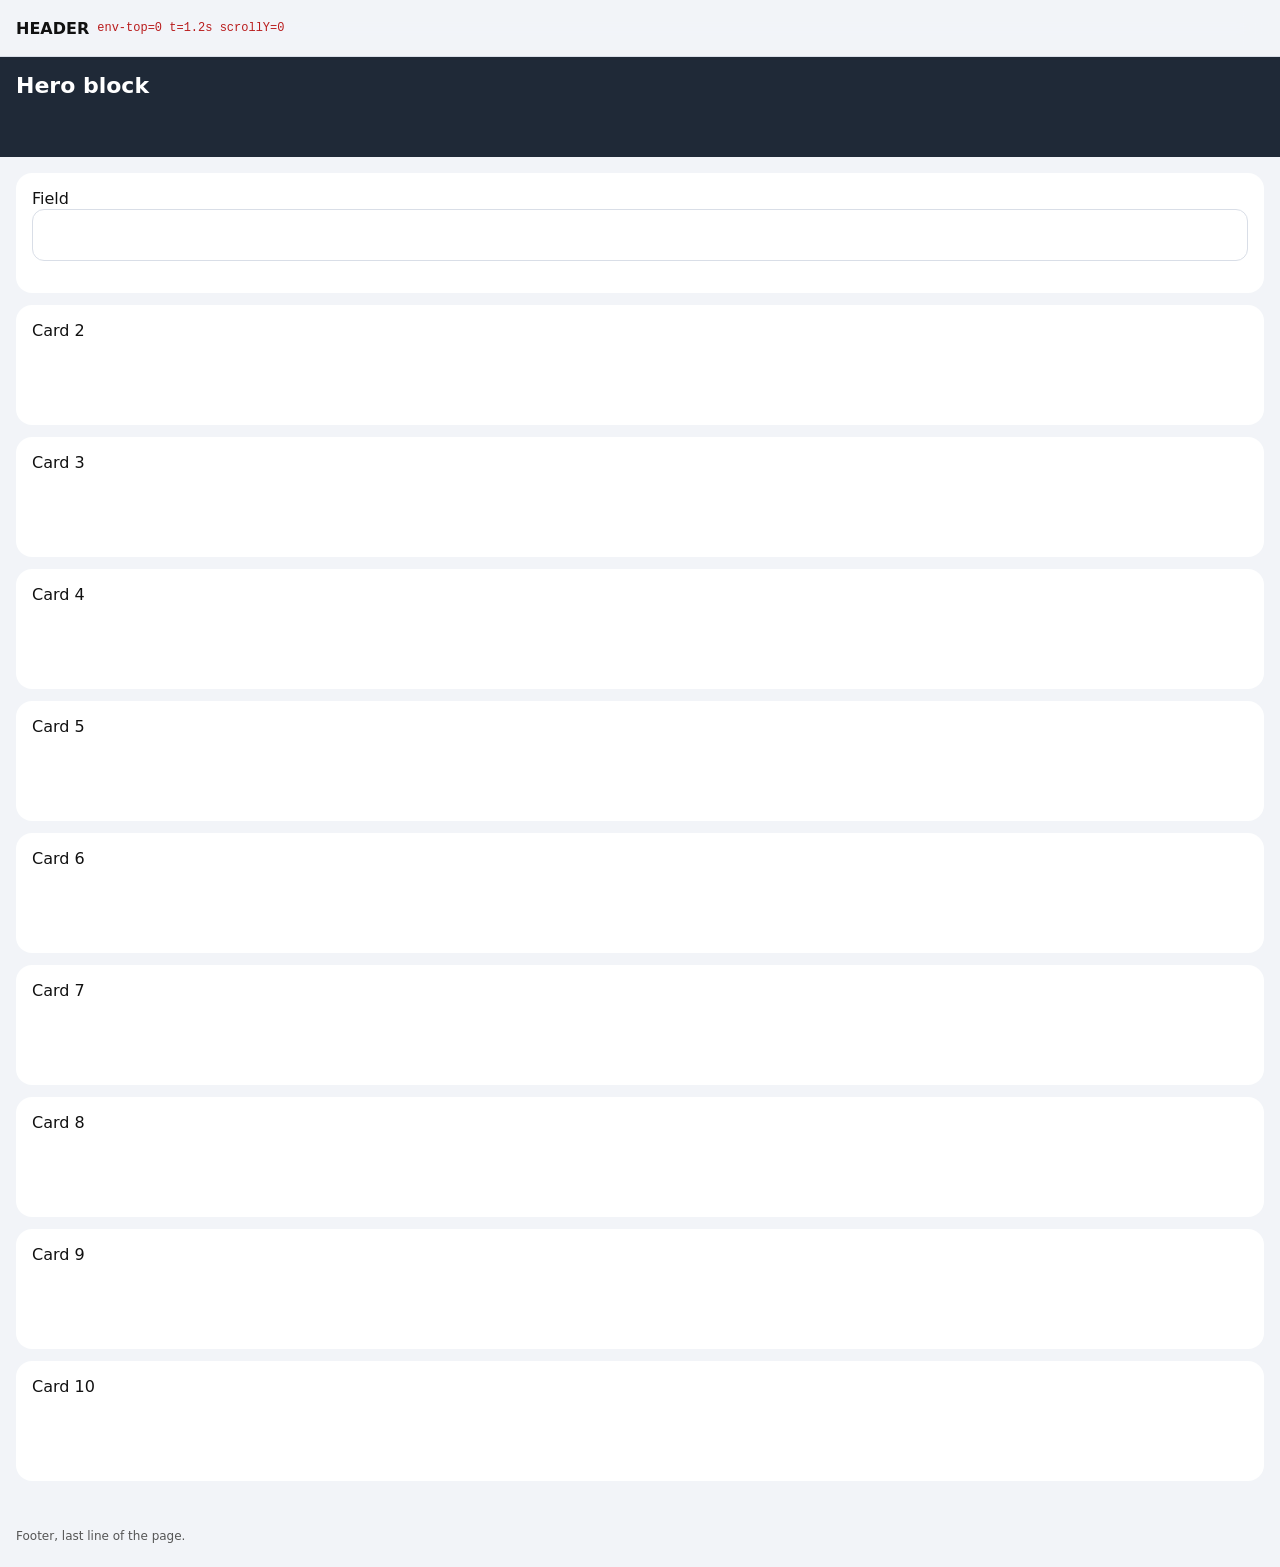
<file: repro/www-min/index.html>
<!doctype html>
<html lang="en">
<head>
<meta charset="utf-8">
<meta name="viewport" content="width=device-width, initial-scale=1, viewport-fit=cover">
<title>Safe-area inset repro</title>
<style>
:root{--bg:#F2F4F8;--line:#d9dee7}
*{box-sizing:border-box}
body{margin:0;background:var(--bg);font:16px -apple-system,system-ui,sans-serif;color:#111}
.top{position:sticky;top:0;z-index:10;padding-top:env(safe-area-inset-top);background:color-mix(in srgb,var(--bg) 78%,transparent);-webkit-backdrop-filter:saturate(180%) blur(18px);backdrop-filter:saturate(180%) blur(18px);border-bottom:1px solid var(--line)}
.top .wrap{display:flex;align-items:center;gap:8px;height:56px;padding:0 16px;font-weight:700}
#dbg{font:12px ui-monospace,monospace;color:#b91c1c}
.hero{height:100px;background:#1f2937;color:#fff;padding:16px;font-size:22px;font-weight:700}
main{padding:16px}
.card{background:#fff;border-radius:16px;padding:16px;margin:0 0 12px;min-height:120px}
label{display:block;line-height:20px}
input{display:block;width:100%;height:52px;font-size:16px;border:1px solid var(--line);border-radius:12px;padding:0 12px}
.foot{padding:20px 16px calc(24px + env(safe-area-inset-bottom));font-size:12px;color:#555}
</style>
</head>
<body>
<header class="top"><div class="wrap">HEADER <span id="dbg"></span></div></header>
<div class="hero">Hero block</div>
<main>
  <div class="card"><label>Field<input id="f" inputmode="numeric" autocomplete="off"></label></div>
  <div class="card">Card 2</div><div class="card">Card 3</div><div class="card">Card 4</div>
  <div class="card">Card 5</div><div class="card">Card 6</div><div class="card">Card 7</div>
  <div class="card">Card 8</div><div class="card">Card 9</div><div class="card">Card 10</div>
</main>
<div class="foot">Footer, last line of the page.</div>
<script>
// Shows what env(safe-area-inset-top) resolves to, the seconds since load and the scroll position.
var t0 = performance.now(), probe = document.createElement('div');
probe.style.cssText = 'position:fixed;top:0;left:0;width:1px;height:env(safe-area-inset-top);visibility:hidden';
document.body.appendChild(probe);
setInterval(function () {
  document.getElementById('dbg').textContent = 'env-top=' + probe.offsetHeight + ' t=' + ((performance.now() - t0) / 1000).toFixed(1) + 's scrollY=' + Math.round(scrollY);
}, 200);
</script>
</body>
</html>
</file>
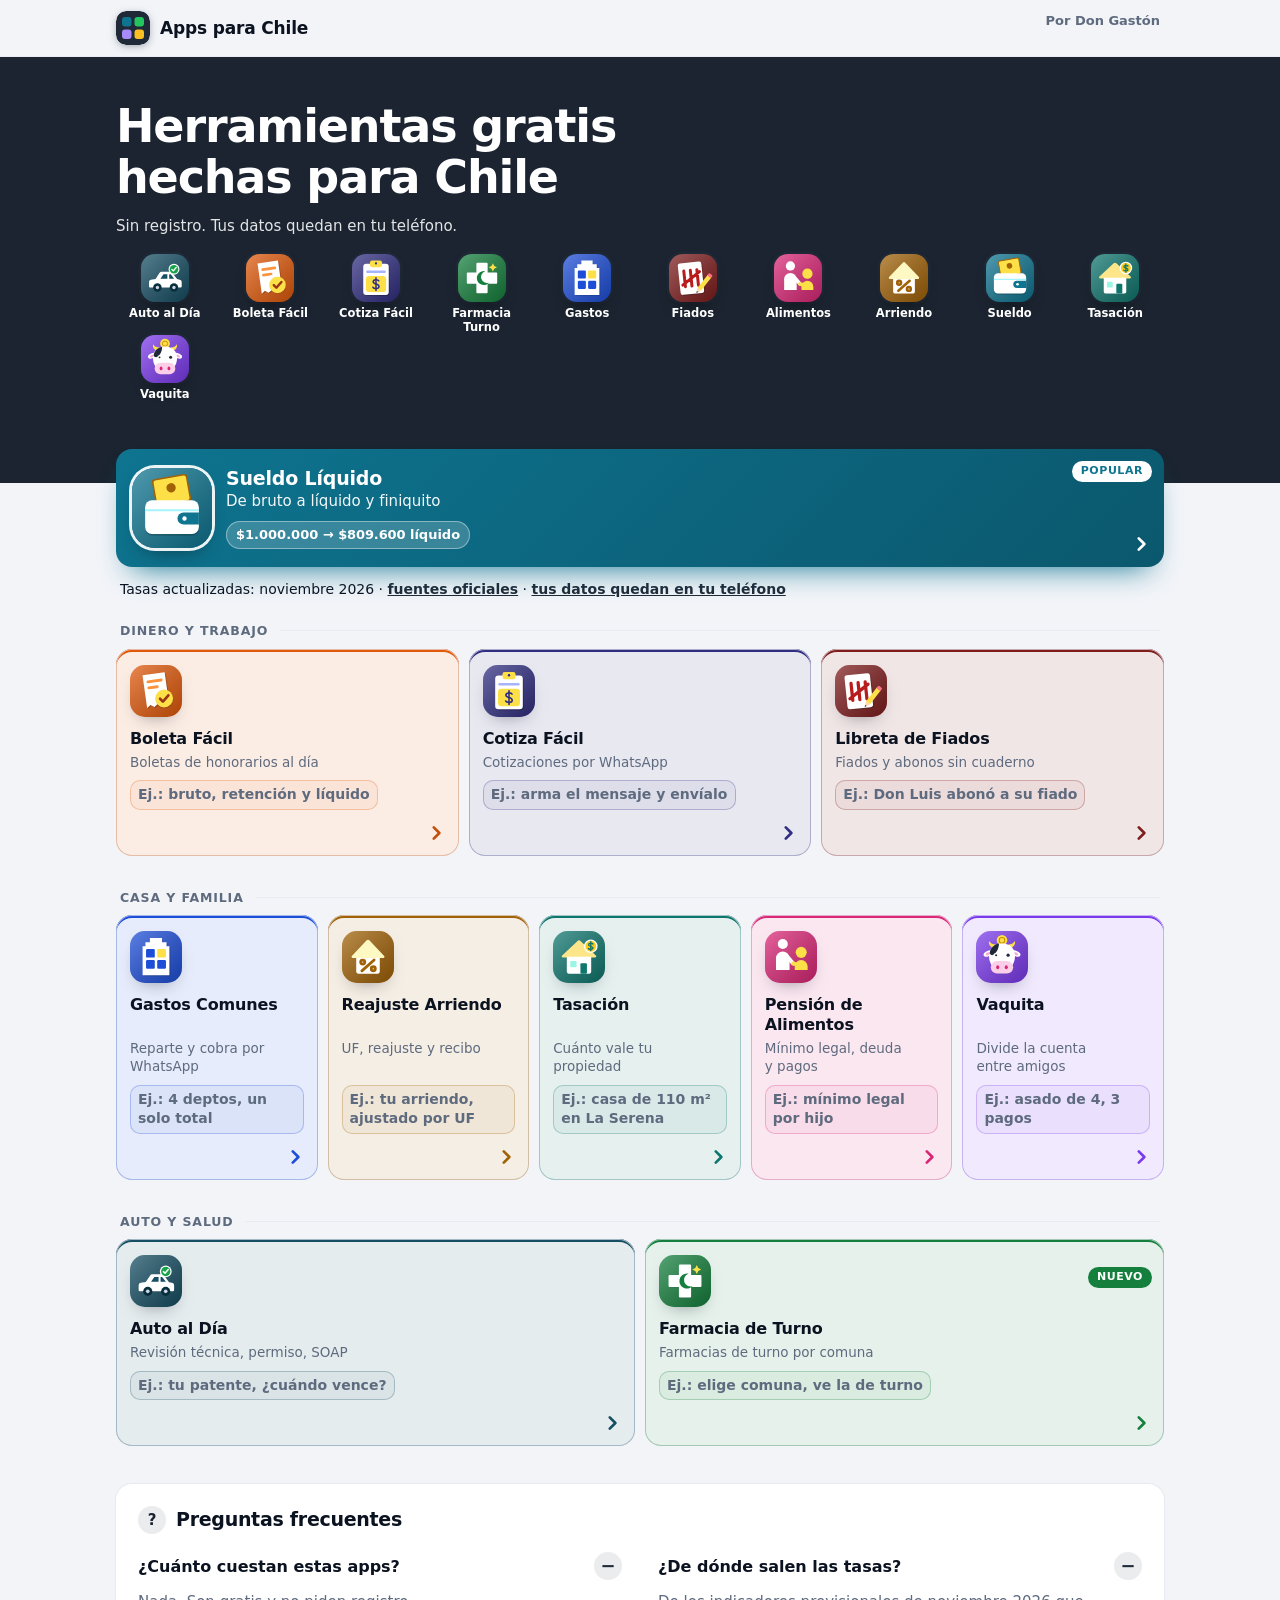
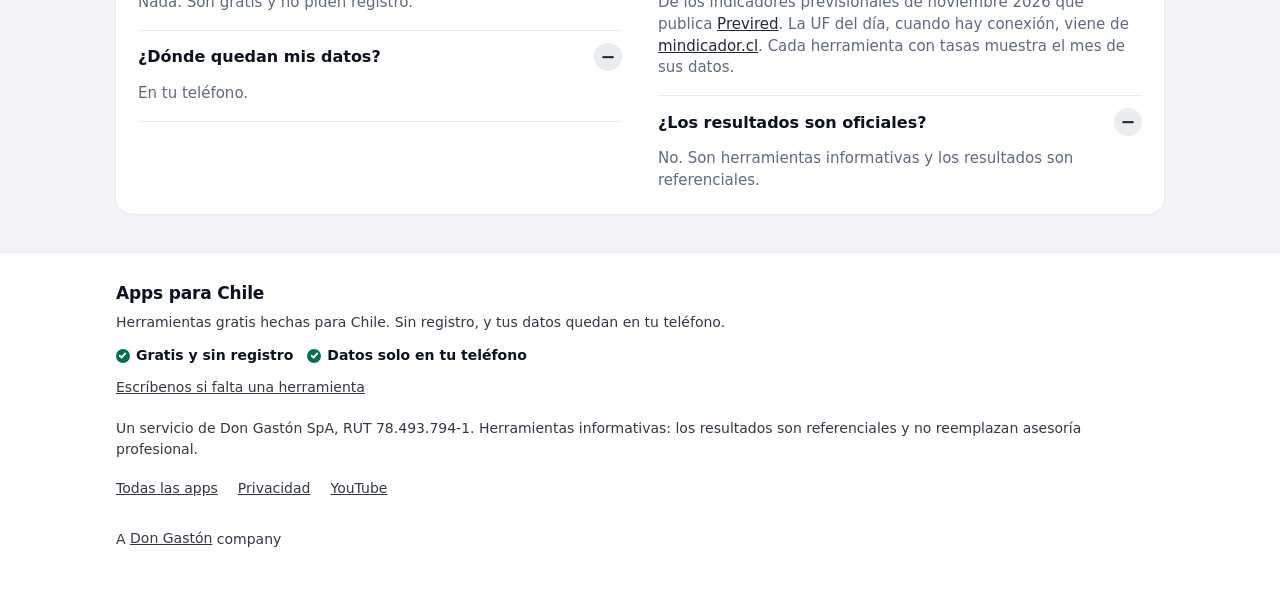
<file: tasacion-capacitor/www/index.html>
<!doctype html>
<html lang="es-CL">
<head>
  <meta charset="utf-8">
  <meta name="viewport" content="width=device-width, initial-scale=1, viewport-fit=cover">
  <meta http-equiv="Content-Security-Policy" content="default-src 'self'; script-src 'self'; style-src 'self' 'unsafe-inline'; img-src 'self' data:; connect-src 'self' https://netwebmedia.com https://dongaston.com; form-action 'none'">
  <title>Apps gratis para Chile · Don Gastón</title>
  <meta name="description" content="11 herramientas gratis hechas para Chile: sueldo líquido, boleta de honorarios, gastos comunes, arriendo, farmacias de turno y más. Sin instalar nada.">
  <link rel="canonical" href="https://apps.fracmo.ai/">
  <meta name="robots" content="index, follow">
  <meta property="og:title" content="Apps gratis para Chile">
  <meta property="og:url" content="https://apps.fracmo.ai/">
  <meta property="og:image" content="https://apps.fracmo.ai/og.png">
  <meta property="og:image:width" content="1200">
  <meta property="og:image:height" content="630">
  <meta name="twitter:card" content="summary_large_image">
  <meta name="color-scheme" content="light dark">
  <meta name="theme-color" content="#1F2937">
  <link rel="stylesheet" href="shell.css?v=3b0b9131">
  <link rel="icon" href="/assets/logos/dongaston-square.svg" type="image/svg+xml">
  <script type="application/ld+json">{"@context":"https://schema.org","@type":"CollectionPage","name":"Apps gratis para Chile","url":"https://apps.fracmo.ai/","inLanguage":"es-CL","publisher":{"@type":"Organization","name":"Don Gastón SpA","url":"https://dongaston.com/"},"mainEntity":{"@type":"ItemList","numberOfItems":11,"itemListElement":[{"@type":"ListItem","position":1,"name":"Auto al Día","description":"Revisión técnica, permiso de circulación y SOAP sin olvidos","url":"https://auto-al-dia.fracmo.ai/"},{"@type":"ListItem","position":2,"name":"Boleta Fácil","description":"Boletas de honorarios: bruto, líquido y tu registro del año","url":"https://boleta-honorarios.fracmo.ai/"},{"@type":"ListItem","position":3,"name":"Cotiza Fácil","description":"Cotizaciones claras para enviar por WhatsApp","url":"https://cotizador.fracmo.ai/"},{"@type":"ListItem","position":4,"name":"Farmacia de Turno","description":"Encuentra la farmacia de turno de tu comuna","url":"https://farmacia-de-turno.fracmo.ai/"},{"@type":"ListItem","position":5,"name":"Gastos Comunes","description":"Reparte los gastos comunes y cobra por WhatsApp","url":"https://gastos-comunes.fracmo.ai/"},{"@type":"ListItem","position":6,"name":"Libreta de Fiados","description":"Anota lo que te deben y cobra con cariño por WhatsApp","url":"https://libreta-fiados.fracmo.ai/"},{"@type":"ListItem","position":7,"name":"Pensión de Alimentos","description":"Mínimo legal, deuda y registro de pagos de la pensión de alimentos","url":"https://pension-alimentos.fracmo.ai/"},{"@type":"ListItem","position":8,"name":"Reajuste Arriendo","description":"Arriendo en UF, reajuste y recibo en un solo lugar","url":"https://reajuste-arriendo.fracmo.ai/"},{"@type":"ListItem","position":9,"name":"Sueldo Líquido","description":"De sueldo bruto a líquido, y tu finiquito","url":"https://sueldo-liquido.fracmo.ai/"},{"@type":"ListItem","position":10,"name":"Tasación","description":"Cuánto vale tu casa, depto, oficina o terreno","url":"https://tasacion.fracmo.ai/"},{"@type":"ListItem","position":11,"name":"Vaquita","description":"Divide la cuenta y cobra por WhatsApp","url":"https://vaquita.fracmo.ai/"}]}}</script>
</head>
<body class="hub">
<header class="top">
  <div class="wrap"><a class="brand" href="./index.html"><svg class="mark" viewBox="0 0 34 34" width="34" height="34" aria-hidden="true" focusable="false"><rect width="34" height="34" rx="10" fill="#1F2937"/><rect x="6" y="6" width="9.5" height="9.5" rx="3" fill="#0E7490"/><rect x="18.5" y="6" width="9.5" height="9.5" rx="3" fill="#22C55E"/><rect x="6" y="18.5" width="9.5" height="9.5" rx="3" fill="#A78BFA"/><rect x="18.5" y="18.5" width="9.5" height="9.5" rx="3" fill="#FBBF24"/></svg><span>Apps para Chile</span></a><a class="more byline" href="https://dongaston.com/">Por Don Gastón</a></div>
</header>
<div class="hero"><div class="wrap"><h1>Herramientas gratis hechas para Chile</h1><p>Sin registro. Tus datos quedan en tu teléfono.</p>
<nav class="fanx" aria-label="Las 11 apps"><a href="auto-al-dia/index.html"><img src="auto-al-dia/icon.svg?v=9d2658c4" alt="" width="52" height="52"><span>Auto al Día</span></a><a href="boleta-honorarios/index.html"><img src="boleta-honorarios/icon.svg?v=f29785e6" alt="" width="52" height="52"><span>Boleta Fácil</span></a><a href="cotizador/index.html"><img src="cotizador/icon.svg?v=65e77e67" alt="" width="52" height="52"><span>Cotiza Fácil</span></a><a href="farmacia-de-turno/index.html"><img src="farmacia-de-turno/icon.svg?v=c72461da" alt="" width="52" height="52"><span>Farmacia Turno</span></a><a href="gastos-comunes/index.html"><img src="gastos-comunes/icon.svg?v=85e6d767" alt="" width="52" height="52"><span>Gastos</span></a><a href="libreta-fiados/index.html"><img src="libreta-fiados/icon.svg?v=95e91e36" alt="" width="52" height="52"><span>Fiados</span></a><a href="pension-alimentos/index.html"><img src="pension-alimentos/icon.svg?v=7b6941d0" alt="" width="52" height="52"><span>Alimentos</span></a><a href="reajuste-arriendo/index.html"><img src="reajuste-arriendo/icon.svg?v=c84f5634" alt="" width="52" height="52"><span>Arriendo</span></a><a href="sueldo-liquido/index.html"><img src="sueldo-liquido/icon.svg?v=0adc694d" alt="" width="52" height="52"><span>Sueldo</span></a><a href="tasacion/index.html"><img src="tasacion/icon.svg?v=45100cb4" alt="" width="52" height="52"><span>Tasación</span></a><a href="vaquita/index.html"><img src="vaquita/icon.svg?v=41f14c45" alt="" width="52" height="52"><span>Vaquita</span></a></nav></div></div>
<main class="wrap">
  <div class="apps feat">
    <a class="card app featured" href="sueldo-liquido/index.html" style="--c:#0E7490;--cf:#0E7490"><img src="sueldo-liquido/icon.svg?v=0adc694d" alt="" width="56" height="56"><span class="tx"><b>Sueldo Líquido</b><small>De bruto a líquido y finiquito</small><span class="ex">$1.000.000 → <b>$809.600</b> líquido</span></span><i class="bdg">Popular</i></a>
  </div>
  <p class="tasas">Tasas actualizadas: noviembre 2026 · <a href="#fuentes">fuentes oficiales</a> · <a href="#datos">tus datos quedan en tu teléfono</a></p>
  <div id="apps" class="applist">
  <section class="grp" aria-labelledby="g0">
    <h2 class="gh" id="g0">Dinero y trabajo</h2>
    <div class="apps tiles" style="--n:3">
    <a class="card app tile" href="boleta-honorarios/index.html" style="--c:#E0590B;--cf:#C54E0A"><img src="boleta-honorarios/icon.svg?v=f29785e6" alt="" width="56" height="56"><span class="tx"><b>Boleta Fácil</b><small>Boletas de honorarios al día</small><span class="ex2"><span>Ej.: bruto, retención y líquido</span></span></span></a>
    <a class="card app tile" href="cotizador/index.html" style="--c:#312E81;--cf:#312E81"><img src="cotizador/icon.svg?v=65e77e67" alt="" width="56" height="56"><span class="tx"><b>Cotiza Fácil</b><small>Cotizaciones por WhatsApp</small><span class="ex2"><span>Ej.: arma el mensaje y envíalo</span></span></span></a>
    <a class="card app tile" href="libreta-fiados/index.html" style="--c:#7F1D1D;--cf:#7F1D1D"><img src="libreta-fiados/icon.svg?v=95e91e36" alt="" width="56" height="56"><span class="tx"><b>Libreta de Fiados</b><small>Fiados y abonos sin cuaderno</small><span class="ex2"><span>Ej.: Don Luis abonó a su fiado</span></span></span></a>
    </div>
  </section>
  <section class="grp" aria-labelledby="g1">
    <h2 class="gh" id="g1">Casa y familia</h2>
    <div class="apps tiles" style="--n:5">
    <a class="card app tile" href="gastos-comunes/index.html" style="--c:#1D4ED8;--cf:#1D4ED8"><img src="gastos-comunes/icon.svg?v=85e6d767" alt="" width="56" height="56"><span class="tx"><b>Gastos Comunes</b><small>Reparte y cobra por WhatsApp</small><span class="ex2"><span>Ej.: 4 deptos, un solo total</span></span></span></a>
    <a class="card app tile" href="reajuste-arriendo/index.html" style="--c:#A16207;--cf:#A16207"><img src="reajuste-arriendo/icon.svg?v=c84f5634" alt="" width="56" height="56"><span class="tx"><b>Reajuste Arriendo</b><small>UF, reajuste y recibo</small><span class="ex2"><span>Ej.: tu arriendo, ajustado por UF</span></span></span></a>
    <a class="card app tile" href="tasacion/index.html" style="--c:#0F766E;--cf:#0F766E"><img src="tasacion/icon.svg?v=45100cb4" alt="" width="56" height="56"><span class="tx"><b>Tasación</b><small>Cuánto vale tu propiedad</small><span class="ex2"><span>Ej.: casa de 110 m² en La Serena</span></span></span></a>
    <a class="card app tile" href="pension-alimentos/index.html" style="--c:#DB2777;--cf:#D72675"><img src="pension-alimentos/icon.svg?v=7b6941d0" alt="" width="56" height="56"><span class="tx"><b>Pensión de Alimentos</b><small>Mínimo legal, deuda y pagos</small><span class="ex2"><span>Ej.: mínimo legal por hijo</span></span></span></a>
    <a class="card app tile" href="vaquita/index.html" style="--c:#7C3AED;--cf:#7C3AED"><img src="vaquita/icon.svg?v=41f14c45" alt="" width="56" height="56"><span class="tx"><b>Vaquita</b><small>Divide la cuenta entre amigos</small><span class="ex2"><span>Ej.: asado de 4, 3 pagos</span></span></span></a>
    </div>
  </section>
  <section class="grp" aria-labelledby="g2">
    <h2 class="gh" id="g2">Auto y salud</h2>
    <div class="apps tiles" style="--n:2">
    <a class="card app tile" href="auto-al-dia/index.html" style="--c:#164E63;--cf:#164E63"><img src="auto-al-dia/icon.svg?v=9d2658c4" alt="" width="56" height="56"><span class="tx"><b>Auto al Día</b><small>Revisión técnica, permiso, SOAP</small><span class="ex2"><span>Ej.: tu patente, ¿cuándo vence?</span></span></span></a>
    <a class="card app tile" href="farmacia-de-turno/index.html" style="--c:#15803D;--cf:#15803D"><img src="farmacia-de-turno/icon.svg?v=c72461da" alt="" width="56" height="56"><span class="tx"><b>Farmacia de Turno</b><small>Farmacias de turno por comuna</small><span class="ex2"><span>Ej.: elige comuna, ve la de turno</span></span></span><i class="bdg">Nuevo</i></a>
    </div>
  </section>
  </div>
  <section class="card faq hubfaq" id="preguntas">
    <h2>Preguntas frecuentes</h2>
    <details open><summary>¿Cuánto cuestan estas apps?</summary><p>Nada. Son gratis y no piden registro.</p></details>
    <details open id="datos"><summary>¿Dónde quedan mis datos?</summary><p>En tu teléfono.</p></details>
    <details open id="fuentes"><summary>¿De dónde salen las tasas?</summary><p>De los indicadores previsionales de noviembre 2026 que publica <a href="https://www.previred.com/indicadores-previsionales/" target="_blank" rel="noopener">Previred</a>. La UF del día, cuando hay conexión, viene de <a href="https://mindicador.cl/" target="_blank" rel="noopener">mindicador.cl</a>. Cada herramienta con tasas muestra el mes de sus datos.</p></details>
    <details open><summary>¿Los resultados son oficiales?</summary><p>No. Son herramientas informativas y los resultados son referenciales.</p></details>
  </section>
</main>
<footer class="foot hubfoot">
  <div class="wrap">
    <p class="fb">Apps para Chile</p>
    <p>Herramientas gratis hechas para Chile. Sin registro, y tus datos quedan en tu teléfono.</p>
    <ul class="fpts"><li>Gratis y sin registro</li><li>Datos solo en tu teléfono</li></ul>
    <p class="fx"><a href="mailto:carlos@netwebmedia.com">Escríbenos si falta una herramienta</a></p>
    <p>Un servicio de Don Gastón SpA, RUT 78.493.794-1. Herramientas informativas: los resultados son referenciales y no reemplazan asesoría profesional.</p>
    <nav class="flinks" aria-label="Enlaces del sitio"><a href="#apps">Todas las apps</a><a href="https://dongaston.com/privacidad.html">Privacidad</a><a href="https://www.youtube.com/@appsparachile" rel="me noopener" target="_blank">YouTube</a></nav>
    <p class="dg-credit">A <a href="https://dongaston.com/">Don Gastón</a> company</p>
  </div>
</footer>

</body>
</html>
</file>
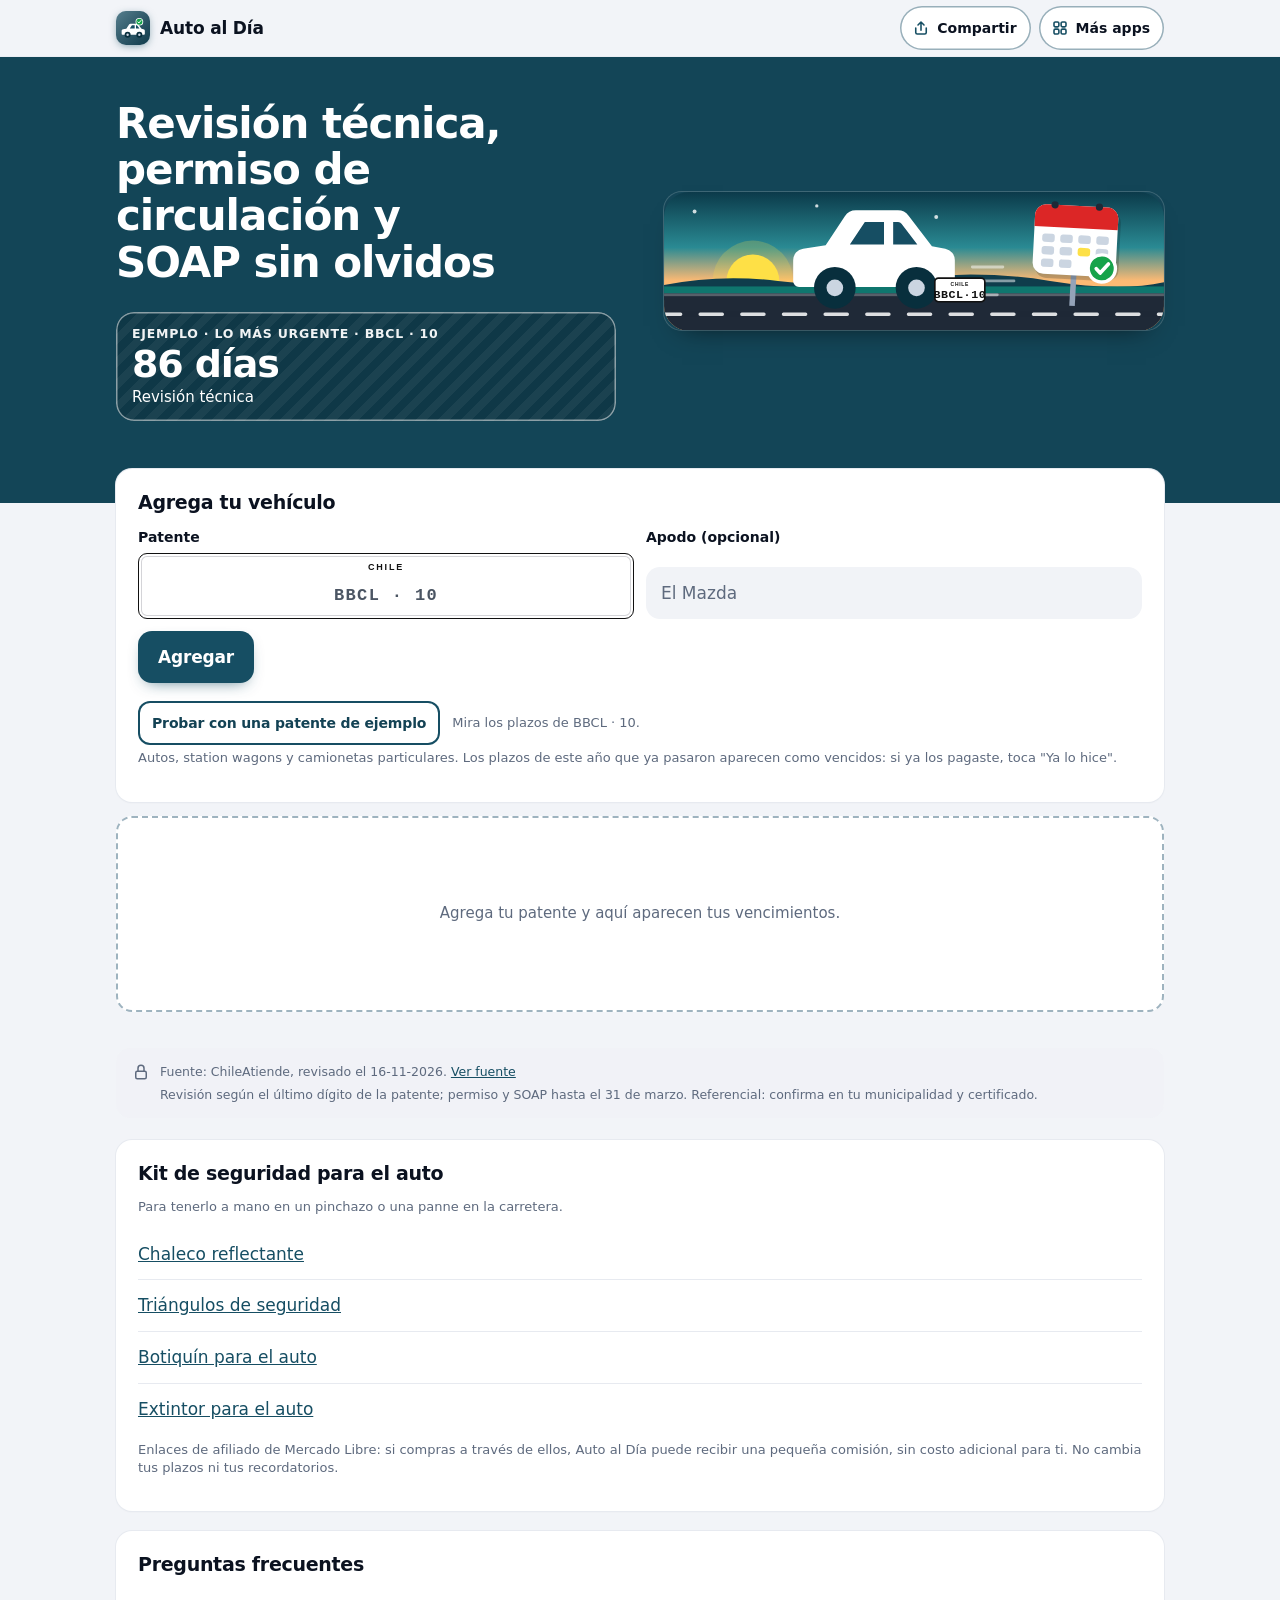
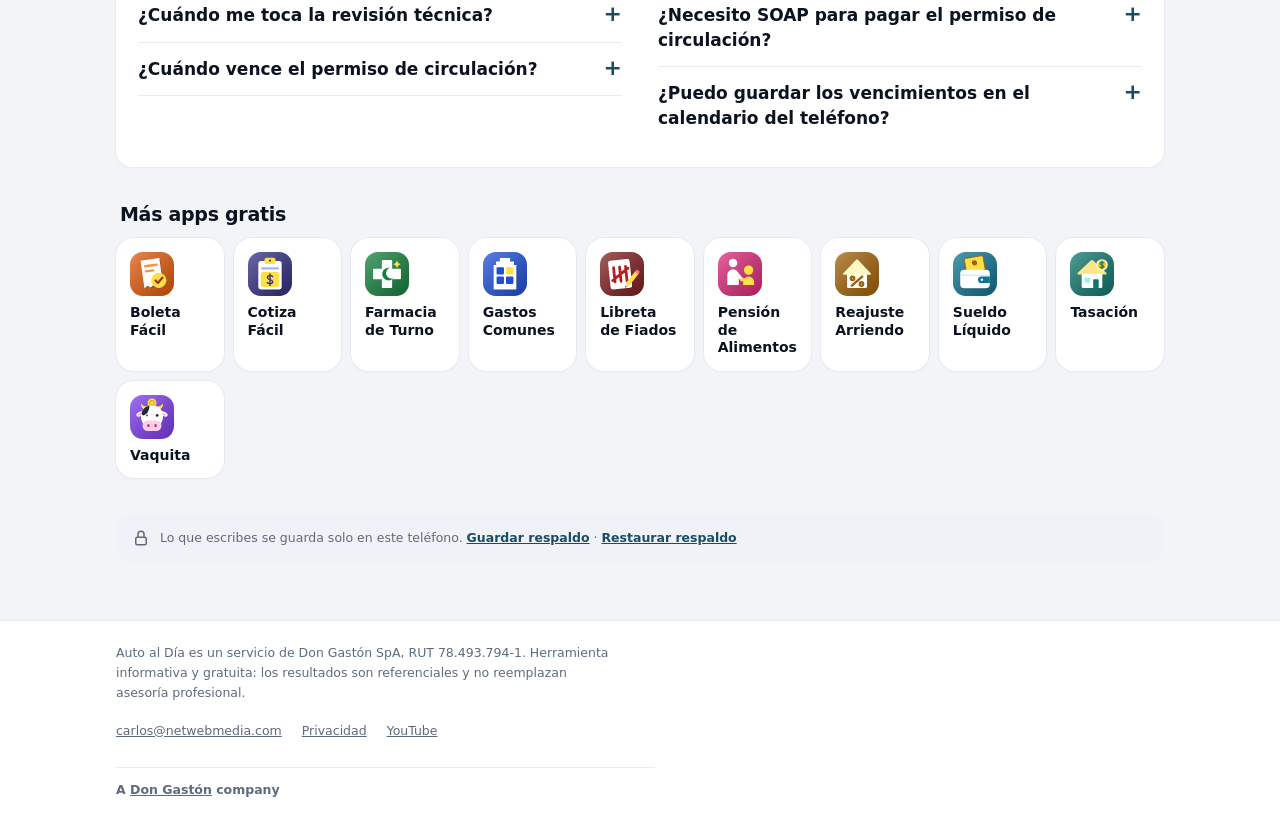
<file: tasacion-capacitor/www/auto-al-dia/index.html>
<!doctype html>
<html lang="es-CL" data-app="auto-al-dia">
<head>
  <meta charset="utf-8">
  <meta name="viewport" content="width=device-width, initial-scale=1, viewport-fit=cover">
  <meta http-equiv="Content-Security-Policy" content="default-src 'self'; script-src 'self'; style-src 'self' 'unsafe-inline'; img-src 'self' data:; connect-src 'self' https://netwebmedia.com https://dongaston.com; form-action 'none'">
  <title>Revisión técnica, permiso y SOAP de tu auto | Auto al Día</title>
  <meta name="description" content="Calcula cuándo vence la revisión técnica, el permiso de circulación y el SOAP de tu auto con solo la patente. Avisos en tu calendario, gratis y sin registro.">
  <link rel="canonical" href="https://auto-al-dia.fracmo.ai/">
  <meta name="robots" content="index, follow">
  <meta property="og:site_name" content="Auto al Día">
  <meta property="og:type" content="website">
  <meta property="og:locale" content="es_CL">
  <meta property="og:title" content="Auto al Día: Revisión técnica, permiso de circulación y SOAP sin olvidos">
  <meta property="og:description" content="Anota la patente de tu auto y mira cuándo vencen la revisión técnica, el permiso de circulación y el SOAP. Te dice cuántos días quedan y deja un aviso en tu calendario. Gratis y sin registro.">
  <meta property="og:url" content="https://auto-al-dia.fracmo.ai/">
  <meta property="og:image" content="https://auto-al-dia.fracmo.ai/og.png">
  <meta property="og:image:width" content="1200">
  <meta property="og:image:height" content="630">
  <meta name="twitter:image" content="https://auto-al-dia.fracmo.ai/og.png">
  <meta name="twitter:card" content="summary_large_image">
  <meta name="color-scheme" content="light dark">
  <meta name="mobile-web-app-capable" content="yes">
  <meta name="apple-mobile-web-app-capable" content="yes">
  <meta name="apple-mobile-web-app-status-bar-style" content="black-translucent">
  <meta name="apple-mobile-web-app-title" content="Auto al Día">
  <link rel="apple-touch-icon" href="icon-180.png?v=455be145">
  <meta name="theme-color" content="#164E63">
  <link rel="icon" href="icon.svg?v=455be145" type="image/svg+xml">
  <link rel="stylesheet" href="../shell.css?v=3b0b9131">
  <style>:root{--accent:#164E63;--fill:#164E63;--ink-on-bg:#164E63}</style>
  <script type="application/ld+json">
  {"@context":"https://schema.org","@type":"WebApplication","name":"Auto al Día","url":"https://auto-al-dia.fracmo.ai/","applicationCategory":"UtilitiesApplication","operatingSystem":"Web","inLanguage":"es-CL","isAccessibleForFree":true,"description":"Anota la patente de tu auto y mira cuándo vencen la revisión técnica, el permiso de circulación y el SOAP. Te dice cuántos días quedan y deja un aviso en tu calendario. Gratis y sin registro.","publisher":{"@type":"Organization","name":"Don Gastón SpA","url":"https://dongaston.com/"}}
  </script>
  <script type="application/ld+json">
  {"@context":"https://schema.org","@type":"FAQPage","mainEntity":[{"@type":"Question","name":"¿Cuándo me toca la revisión técnica?","acceptedAnswer":{"@type":"Answer","text":"El mes de preferencia depende del último dígito de tu patente: 9 enero, 0 febrero, 1 abril, 2 mayo, 3 junio, 4 julio, 5 agosto, 6 septiembre, 7 octubre y 8 noviembre. Aplica a autos y camionetas particulares."}},{"@type":"Question","name":"¿Cuándo vence el permiso de circulación?","acceptedAnswer":{"@type":"Answer","text":"El permiso de circulación vence el 31 de marzo. La segunda cuota vence el 31 de agosto."}},{"@type":"Question","name":"¿Necesito SOAP para pagar el permiso de circulación?","acceptedAnswer":{"@type":"Answer","text":"Sí, el SOAP se necesita para pagar el permiso de circulación. Por eso conviene tenerlo listo antes."}},{"@type":"Question","name":"¿Puedo guardar los vencimientos en el calendario del teléfono?","acceptedAnswer":{"@type":"Answer","text":"Sí, la herramienta te permite agregar los vencimientos al calendario de tu teléfono para que no se te pasen."}}]}
  </script>
</head>
<body>
<header class="top">
  <div class="wrap">
    <a class="brand" href="./index.html"><img src="icon.svg?v=455be145" alt="" width="34" height="34"><span>Auto al Día</span></a>
    <nav class="nav"><button class="more" id="share" type="button" aria-label="Compartir" title="Compartir"><svg viewBox="0 0 24 24" width="18" height="18" fill="none" stroke="currentColor" stroke-width="2.1" stroke-linecap="round" stroke-linejoin="round" aria-hidden="true" focusable="false"><path d="M12 15V4M8 8l4-4 4 4"/><path d="M5 12v6a2 2 0 002 2h10a2 2 0 002-2v-6"/></svg><span>Compartir</span></button><a class="more" href="../index.html" aria-label="Más apps" title="Más apps"><svg viewBox="0 0 24 24" width="18" height="18" fill="none" stroke="currentColor" stroke-width="2.1" stroke-linecap="round" stroke-linejoin="round" aria-hidden="true" focusable="false"><rect x="4" y="4" width="6.5" height="6.5" rx="1.7"/><rect x="13.5" y="4" width="6.5" height="6.5" rx="1.7"/><rect x="4" y="13.5" width="6.5" height="6.5" rx="1.7"/><rect x="13.5" y="13.5" width="6.5" height="6.5" rx="1.7"/></svg><span>Más apps</span></a></nav>
  </div>
</header>

<div class="hero"><div class="wrap"><div class="hero-row"><h1>Revisión técnica, permiso de circulación y SOAP sin olvidos</h1><img class="hero-art" src="icon.svg?v=455be145" alt="" width="168" height="168"></div><svg class="scene" viewBox="0 0 360 100" aria-hidden="true" focusable="false"><defs><clipPath id="adc"><rect width="360" height="100" rx="18"/></clipPath><linearGradient id="adg" x1="0" y1="0" x2="0" y2="1"><stop offset="0" stop-color="#0B3A4A"/><stop offset=".4" stop-color="#2A8A93"/><stop offset=".64" stop-color="#FDBA74"/></linearGradient></defs><g clip-path="url(#adc)"><rect width="360" height="100" fill="url(#adg)"/><circle cx="64" cy="64" r="19" fill="#FDE047"/><circle cx="64" cy="64" r="29" fill="#FDE047" opacity=".22"/><g fill="#fff" opacity=".8"><circle cx="22" cy="14" r="1.4"/><circle cx="110" cy="10" r="1.2"/><circle cx="196" cy="18" r="1.4"/></g>
<path d="M0 67q40-8 82-3t96-2q50-6 100 2t82 1v13H0z" fill="#0F3D4C"/><rect y="68" width="360" height="5" fill="#0F766E"/><rect y="73" width="360" height="27" fill="#1F2937"/><rect y="73" width="360" height="2" fill="#fff" opacity=".25"/><path class="ad-road" d="M-4 88H364" stroke="#fff" stroke-width="2.4" stroke-dasharray="16 14" stroke-linecap="round" opacity=".85"/>
<g stroke="#fff" stroke-width="2" stroke-linecap="round" opacity=".5" class="ad-speed"><path d="M222 54h22M230 64h22M224 74h16"/></g>
<g class="ad-car"><g transform="translate(150 51) scale(.3) translate(-250 -296)"><path d="M60 340v-50a28 28 0 0124-28l54-8 46-70a32 32 0 0127-14h100a32 32 0 0126 13l56 73 32 6a28 28 0 0123 28v50a14 14 0 01-14 14H74a14 14 0 01-14-14z" fill="#fff"/><path d="M196 252l36-54h46v54zM300 198h12a10 10 0 018 4l38 50h-58z" fill="#164E63"/><circle cx="160" cy="356" r="50" fill="#082F3D"/><circle cx="160" cy="356" r="20" fill="#CBD5E1"/><circle cx="356" cy="356" r="50" fill="#082F3D"/><circle cx="356" cy="356" r="20" fill="#CBD5E1"/></g>
<rect x="195" y="62" width="36" height="17" rx="2.6" fill="#fff" stroke="#111" stroke-width="1.2"/><text x="213" y="67.6" text-anchor="middle" font-family="Arial,Helvetica,sans-serif" font-weight="700" font-size="3.6" letter-spacing=".5" fill="#111">CHILE</text><text id="adPlate" x="213" y="76.2" text-anchor="middle" font-family="ui-monospace,Consolas,monospace" font-weight="800" font-size="8.4" letter-spacing=".4" fill="#111">BBCL·12</text></g>
<g transform="rotate(3 296 40)"><rect x="294" y="42" width="4" height="40" fill="#94A3B8"/><rect x="266" y="10" width="60" height="50" rx="8" fill="#000" opacity=".18" transform="translate(2 3)"/><rect x="266" y="10" width="60" height="50" rx="8" fill="#fff"/><path d="M266 18a8 8 0 018-8h44a8 8 0 018 8v8h-60z" fill="#DC2626"/><circle cx="280" cy="10" r="2.6" fill="#1F2937"/><circle cx="312" cy="10" r="2.6" fill="#1F2937"/><g fill="#CBD5E1"><rect x="272" y="31" width="9" height="6" rx="2"/><rect x="285" y="31" width="9" height="6" rx="2"/><rect x="298" y="31" width="9" height="6" rx="2"/><rect x="311" y="31" width="9" height="6" rx="2"/><rect x="272" y="40" width="9" height="6" rx="2"/><rect x="285" y="40" width="9" height="6" rx="2"/><rect x="311" y="40" width="9" height="6" rx="2"/><rect x="272" y="49" width="9" height="6" rx="2"/><rect x="285" y="49" width="9" height="6" rx="2"/></g><rect x="298" y="40" width="9" height="6" rx="2" fill="#FDE047"/><circle cx="316" cy="54" r="11" fill="#fff"/><circle cx="316" cy="54" r="8.6" fill="#16A34A"/><path d="M312 54.4l3 3 5.6-6.8" fill="none" stroke="#fff" stroke-width="2.6" stroke-linecap="round" stroke-linejoin="round"/></g></g></svg>
<div class="live" role="status" data-idle="Agrega tu auto"><span class="live-k">Próximo plazo</span><span class="live-v"></span><span class="live-s"></span><button class="live-act" id="liveDone" type="button" hidden>Ya lo hice</button></div></div></div>
<main class="wrap">
  <style>
    .tag.warn{background:#FEF3C7;color:#92400E}
  </style>
  <section class="card">
    <h2>Agrega tu vehículo</h2>
    <form id="fVeh" class="row">
      <label>Patente<input id="vPat" class="plate-in" autocomplete="off" autocapitalize="characters" maxlength="10" placeholder="BBCL · 12" required></label>
      <label>Apodo (opcional)<input id="vApodo" autocomplete="off" maxlength="30" placeholder="El Mazda"></label>
      <div class="actions"><button class="btn" type="submit">Agregar</button></div>
    </form>
    <p id="vMsg" class="bad" role="alert"></p>
    <p class="exrow" id="exRow"><button class="btn sec small" id="demoBtn" type="button">Probar con una patente de ejemplo</button><span class="hint" id="exHint">Mira cómo se ven los plazos.</span></p>
    <p class="demonote" id="demoNote" hidden><span>Estás viendo un ejemplo.</span> <button class="lnk" id="demoClear" type="button">Borrar y empezar con lo mío</button></p>
    <p class="hint">Autos, station wagons y camionetas particulares. Los plazos de este año que ya pasaron aparecen como vencidos: si ya los pagaste, toca "Ya lo hice".</p>
  </section>

  <div class="side wide" data-empty="Agrega tu patente y aquí aparecen tus vencimientos." id="vehiculos"></div>

  <p class="local src"><span class="src-in"><span class="ln">Fuente: ChileAtiende, revisado el 16-11-2026. <a href="https://www.chileatiende.gob.cl/fichas/23978-revision-tecnica-de-vehiculos-motorizados" target="_blank" rel="noopener">Ver fuente</a></span><span class="ln">Revisión según el último dígito de la patente; permiso y SOAP hasta el 31 de marzo. Referencial: confirma en tu municipalidad y certificado.</span></span></p>

  <section class="card">
    <h2>Kit de seguridad para el auto</h2>
    <p class="hint">Para tenerlo a mano en un pinchazo o una panne en la carretera.</p>
    <ul class="list">
      <li><a href="https://meli.la/2SQFp5d" target="_blank" rel="sponsored nofollow noopener">Chaleco reflectante</a></li>
      <li><a href="https://meli.la/1YGpcTC" target="_blank" rel="sponsored nofollow noopener">Triángulos de seguridad</a></li>
      <li><a href="https://meli.la/11un8JY" target="_blank" rel="sponsored nofollow noopener">Botiquín para el auto</a></li>
      <li><a href="https://meli.la/33ii9Z5" target="_blank" rel="sponsored nofollow noopener">Extintor para el auto</a></li>
    </ul>
    <p class="hint">Enlaces de afiliado de Mercado Libre: si compras a través de ellos, Auto al Día puede recibir una pequeña comisión, sin costo adicional para ti. No cambia tus plazos ni tus recordatorios.</p>
  </section>

  <div class="below">
  <section class="card faq noprint">
    <h2>Preguntas frecuentes</h2>
    <details><summary>¿Cuándo me toca la revisión técnica?</summary><p>El mes de preferencia depende del último dígito de tu patente: 9 enero, 0 febrero, 1 abril, 2 mayo, 3 junio, 4 julio, 5 agosto, 6 septiembre, 7 octubre y 8 noviembre. Aplica a autos y camionetas particulares.</p></details>
    <details><summary>¿Cuándo vence el permiso de circulación?</summary><p>El permiso de circulación vence el 31 de marzo. La segunda cuota vence el 31 de agosto.</p></details>
    <details><summary>¿Necesito SOAP para pagar el permiso de circulación?</summary><p>Sí, el SOAP se necesita para pagar el permiso de circulación. Por eso conviene tenerlo listo antes.</p></details>
    <details><summary>¿Puedo guardar los vencimientos en el calendario del teléfono?</summary><p>Sí, la herramienta te permite agregar los vencimientos al calendario de tu teléfono para que no se te pasen.</p></details>
  </section>

  </div>
  <section class="others noprint">
    <h2>Más apps gratis</h2>
    <div class="strip">
      <a href="../boleta-honorarios/index.html"><img src="../boleta-honorarios/icon.svg?v=f29785e6" alt="" width="44" height="44" loading="lazy">Boleta Fácil</a>
      <a href="../cotizador/index.html"><img src="../cotizador/icon.svg?v=65e77e67" alt="" width="44" height="44" loading="lazy">Cotiza Fácil</a>
      <a href="../farmacia-de-turno/index.html"><img src="../farmacia-de-turno/icon.svg?v=c72461da" alt="" width="44" height="44" loading="lazy">Farmacia de Turno</a>
      <a href="../gastos-comunes/index.html"><img src="../gastos-comunes/icon.svg?v=85e6d767" alt="" width="44" height="44" loading="lazy">Gastos Comunes</a>
      <a href="../libreta-fiados/index.html"><img src="../libreta-fiados/icon.svg?v=95e91e36" alt="" width="44" height="44" loading="lazy">Libreta de Fiados</a>
      <a href="../pension-alimentos/index.html"><img src="../pension-alimentos/icon.svg?v=7b6941d0" alt="" width="44" height="44" loading="lazy">Pensión de Alimentos</a>
      <a href="../reajuste-arriendo/index.html"><img src="../reajuste-arriendo/icon.svg?v=c84f5634" alt="" width="44" height="44" loading="lazy">Reajuste Arriendo</a>
      <a href="../sueldo-liquido/index.html"><img src="../sueldo-liquido/icon.svg?v=0adc694d" alt="" width="44" height="44" loading="lazy">Sueldo Líquido</a>
      <a href="../tasacion/index.html"><img src="../tasacion/icon.svg?v=45100cb4" alt="" width="44" height="44" loading="lazy">Tasación</a>
      <a href="../vaquita/index.html"><img src="../vaquita/icon.svg?v=41f14c45" alt="" width="44" height="44" loading="lazy">Vaquita</a>
    </div>
  </section>
  <p class="local"><span>Lo que escribes se guarda solo en este teléfono. <button class="lnk noprint" type="button" id="bkOut">Guardar respaldo</button> · <button class="lnk noprint" type="button" id="bkIn">Restaurar respaldo</button><input type="file" id="bkFile" accept="application/json,.json" hidden> <span id="bkMsg" class="bad" role="alert"></span></span></p>
</main>
<footer class="foot">
  <div class="wrap">
    <p>Auto al Día es un servicio de Don Gastón SpA, RUT 78.493.794-1. Herramienta informativa y gratuita: los resultados son referenciales y no reemplazan asesoría profesional.</p>
    <nav class="flinks" aria-label="Enlaces del sitio"><a href="mailto:carlos@netwebmedia.com">carlos@netwebmedia.com</a><a href="https://dongaston.com/privacidad.html">Privacidad</a><a href="https://www.youtube.com/@appsparachile" rel="me noopener" target="_blank">YouTube</a></nav>
    <p class="dg-credit">A <a href="https://dongaston.com/">Don Gastón</a> company</p>
  </div>
</footer>
<script src="../shell.js?v=3b0b9131" defer></script>
<script src="logic.js?v=455be145" defer></script>
<script src="ui.js?v=455be145" defer></script>

</body>
</html>
</file>
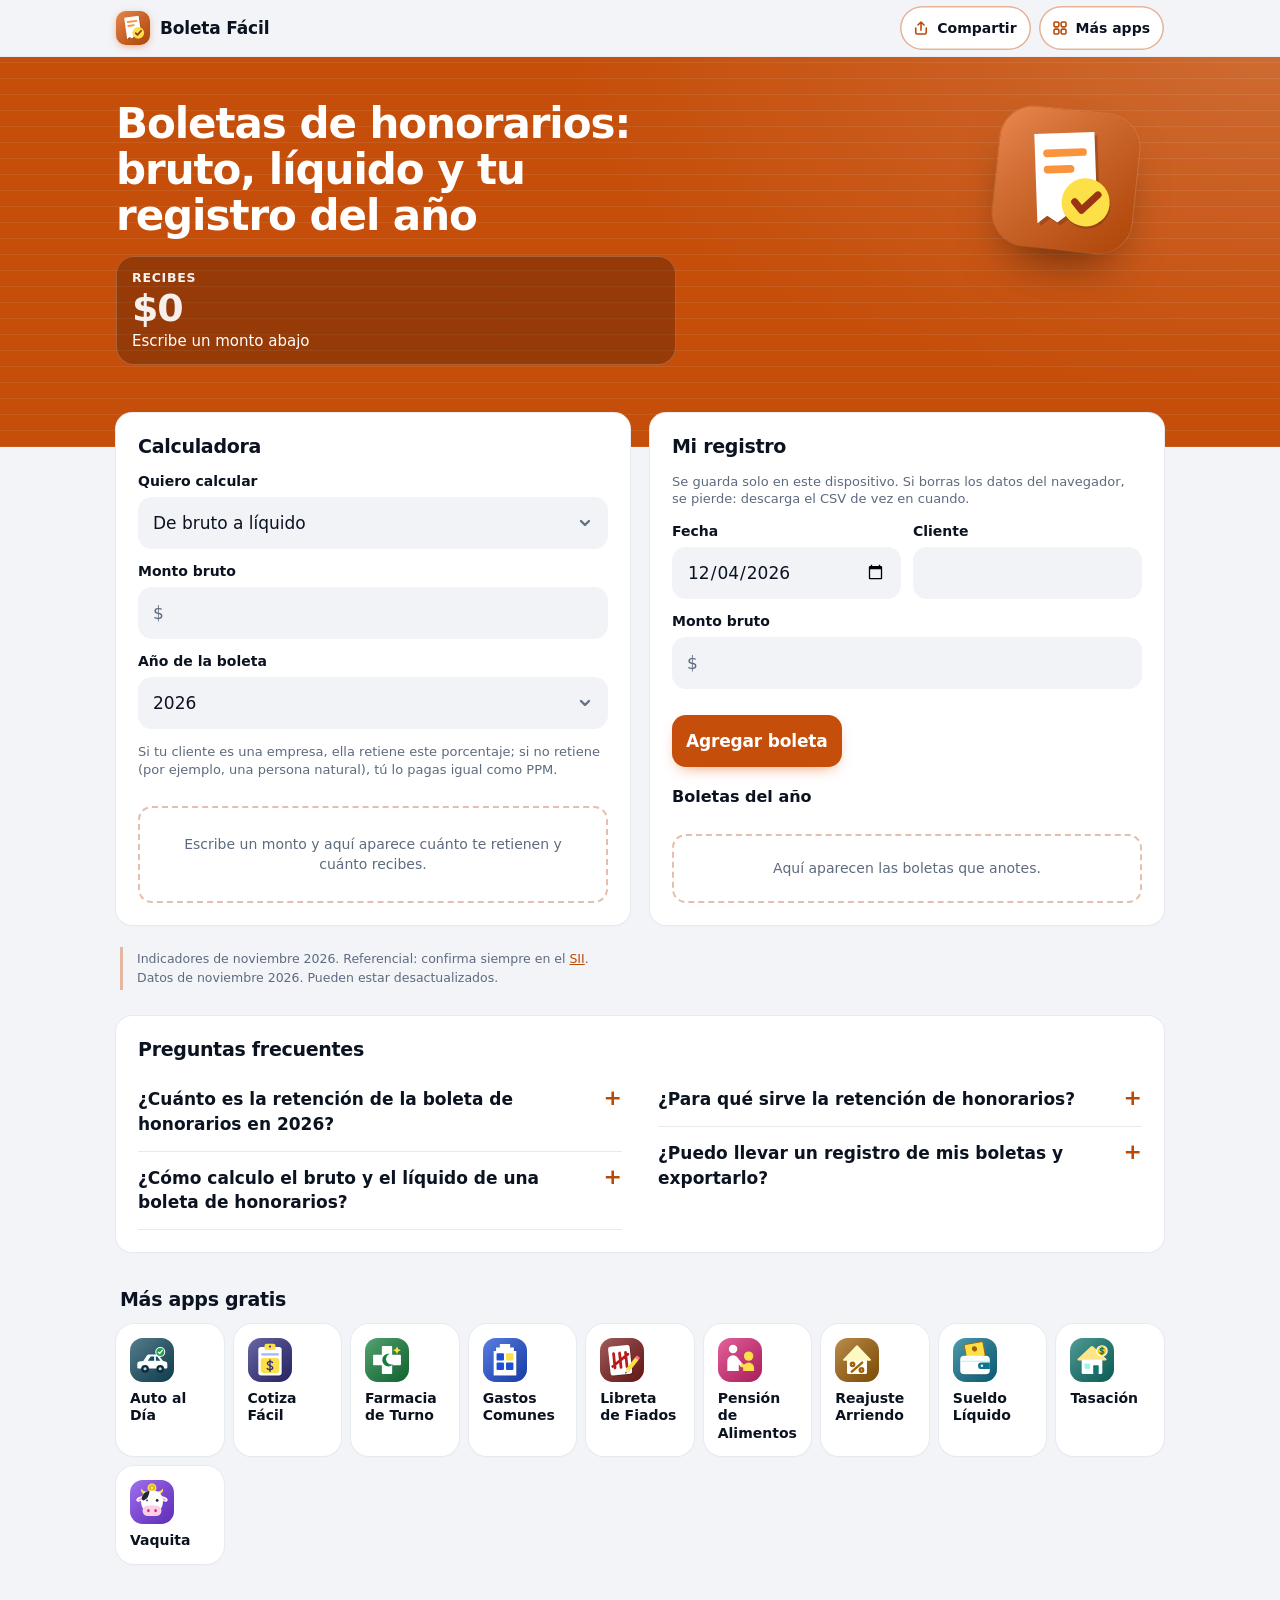
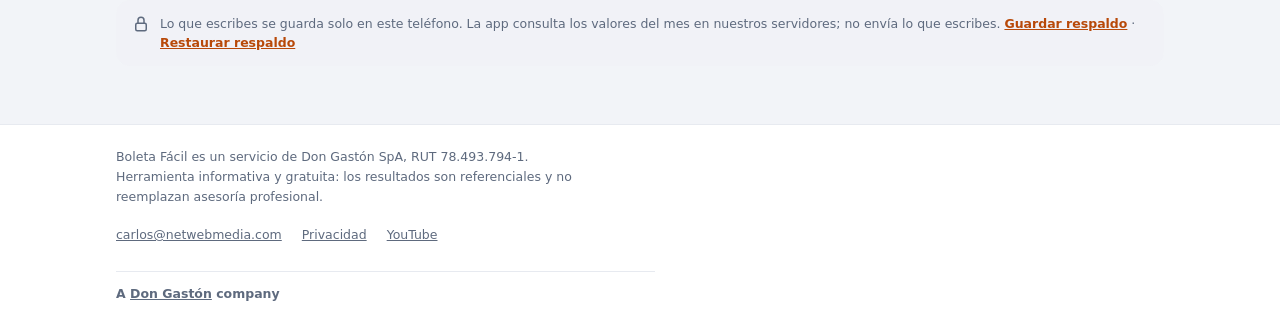
<file: tasacion-capacitor/www/boleta-honorarios/index.html>
<!doctype html>
<html lang="es-CL" data-app="boleta-honorarios">
<head>
  <meta charset="utf-8">
  <meta name="viewport" content="width=device-width, initial-scale=1, viewport-fit=cover">
  <meta http-equiv="Content-Security-Policy" content="default-src 'self'; script-src 'self'; style-src 'self' 'unsafe-inline'; img-src 'self' data:; connect-src 'self' https://netwebmedia.com https://dongaston.com; form-action 'none'">
  <title>Boleta de honorarios: calcula bruto, líquido y retención</title>
  <meta name="description" content="Calcula la retención de la boleta de honorarios: pasa del bruto al líquido y al revés. Registra tus boletas del año y descárgalas en CSV.">
  <link rel="canonical" href="https://boleta-honorarios.fracmo.ai/">
  <meta name="robots" content="index, follow">
  <meta property="og:site_name" content="Boleta Fácil">
  <meta property="og:type" content="website">
  <meta property="og:locale" content="es_CL">
  <meta property="og:title" content="Boleta Fácil: Boletas de honorarios: bruto, líquido y tu registro del año">
  <meta property="og:description" content="Convierte el monto bruto de una boleta de honorarios en líquido y al revés con la retención del año. Anota tus boletas en este dispositivo, ve totales por mes y descarga el año en CSV.">
  <meta property="og:url" content="https://boleta-honorarios.fracmo.ai/">
  <meta property="og:image" content="https://boleta-honorarios.fracmo.ai/og.png">
  <meta property="og:image:width" content="1200">
  <meta property="og:image:height" content="630">
  <meta name="twitter:image" content="https://boleta-honorarios.fracmo.ai/og.png">
  <meta name="twitter:card" content="summary_large_image">
  <meta name="color-scheme" content="light dark">
  <meta name="mobile-web-app-capable" content="yes">
  <meta name="apple-mobile-web-app-capable" content="yes">
  <meta name="apple-mobile-web-app-status-bar-style" content="black-translucent">
  <meta name="apple-mobile-web-app-title" content="Boleta Fácil">
  <link rel="apple-touch-icon" href="icon-180.png?v=772068f4">
  <meta name="theme-color" content="#E0590B">
  <link rel="icon" href="icon.svg?v=772068f4" type="image/svg+xml">
  <link rel="stylesheet" href="../shell.css?v=3b0b9131">
  <style>:root{--accent:#E0590B;--fill:#C54E0A;--ink-on-bg:#B84909}</style>
  <script type="application/ld+json">
  {"@context":"https://schema.org","@type":"WebApplication","name":"Boleta Fácil","url":"https://boleta-honorarios.fracmo.ai/","applicationCategory":"FinanceApplication","operatingSystem":"Web","inLanguage":"es-CL","isAccessibleForFree":true,"description":"Convierte el monto bruto de una boleta de honorarios en líquido y al revés con la retención del año. Anota tus boletas en este dispositivo, ve totales por mes y descarga el año en CSV.","publisher":{"@type":"Organization","name":"Don Gastón SpA","url":"https://dongaston.com/"}}
  </script>
  <script type="application/ld+json">
  {"@context":"https://schema.org","@type":"FAQPage","mainEntity":[{"@type":"Question","name":"¿Cuánto es la retención de la boleta de honorarios en 2026?","acceptedAnswer":{"@type":"Answer","text":"En 2026 la retención es 15,25%. Sube a 16% en 2027 y a 17% en 2028, según la Ley 21.133."}},{"@type":"Question","name":"¿Cómo calculo el bruto y el líquido de una boleta de honorarios?","acceptedAnswer":{"@type":"Answer","text":"Pones el monto que conoces y la herramienta calcula el otro con la retención del año. Sirve para sacar el líquido desde el bruto o el bruto desde el líquido. El resultado es referencial."}},{"@type":"Question","name":"¿Para qué sirve la retención de honorarios?","acceptedAnswer":{"@type":"Answer","text":"La retención paga primero tus cotizaciones previsionales en la Operación Renta. Esas cotizaciones se calculan sobre el 80% del bruto anual."}},{"@type":"Question","name":"¿Puedo llevar un registro de mis boletas y exportarlo?","acceptedAnswer":{"@type":"Answer","text":"Sí. La herramienta guarda un registro de boletas por año y lo exporta en CSV. Los datos quedan solo en tu dispositivo, sin registro."}}]}
  </script>
</head>
<body>
<header class="top">
  <div class="wrap">
    <a class="brand" href="./index.html"><img src="icon.svg?v=772068f4" alt="" width="34" height="34"><span>Boleta Fácil</span></a>
    <nav class="nav"><button class="more" id="share" type="button" aria-label="Compartir" title="Compartir"><svg viewBox="0 0 24 24" width="18" height="18" fill="none" stroke="currentColor" stroke-width="2.1" stroke-linecap="round" stroke-linejoin="round" aria-hidden="true" focusable="false"><path d="M12 15V4M8 8l4-4 4 4"/><path d="M5 12v6a2 2 0 002 2h10a2 2 0 002-2v-6"/></svg><span>Compartir</span></button><a class="more" href="../index.html" aria-label="Más apps" title="Más apps"><svg viewBox="0 0 24 24" width="18" height="18" fill="none" stroke="currentColor" stroke-width="2.1" stroke-linecap="round" stroke-linejoin="round" aria-hidden="true" focusable="false"><rect x="4" y="4" width="6.5" height="6.5" rx="1.7"/><rect x="13.5" y="4" width="6.5" height="6.5" rx="1.7"/><rect x="4" y="13.5" width="6.5" height="6.5" rx="1.7"/><rect x="13.5" y="13.5" width="6.5" height="6.5" rx="1.7"/></svg><span>Más apps</span></a></nav>
  </div>
</header>

<div class="hero"><div class="wrap"><div class="hero-row"><h1>Boletas de honorarios: bruto, líquido y tu registro del año</h1><img class="hero-art" src="icon.svg?v=772068f4" alt="" width="168" height="168"></div><div class="live" role="status" data-idle="$0"><span class="live-k">Recibes</span><span class="live-v"></span><span class="live-s"></span></div></div></div>
<main class="wrap">
  <form id="fCalc" class="card">
    <h2>Calculadora</h2>
    <div class="row">
      <label class="full">Quiero calcular
        <select id="cMode">
          <option value="bruto">De bruto a líquido</option>
          <option value="liquido">De líquido a bruto</option>
        </select>
      </label>
      <label class="full"><span id="cLabel">Monto bruto</span><input id="cAmount" inputmode="numeric" autocomplete="off" placeholder="$"></label>
      <label>Año de la boleta<select id="cYear"></select></label>
    </div>
    <p class="hint">Si tu cliente es una empresa, ella retiene este porcentaje; si no retiene (por ejemplo, una persona natural), tú lo pagas igual como PPM.</p>
    <div id="cOut" hidden>
      <div class="scroll"><table class="t"><tbody id="cTable"></tbody></table></div>
    </div>
    <p class="if-empty">Escribe un monto y aquí aparece cuánto te retienen y cuánto recibes.</p>
  </form>

  <div class="side pair" data-empty="">
  <section class="card">
    <h2>Mi registro</h2>
    <p class="hint">Se guarda solo en este dispositivo. Si borras los datos del navegador, se pierde: descarga el CSV de vez en cuando.</p>
    <form id="fBoleta">
      <div class="row">
        <label>Fecha<input id="rFecha" type="date" required></label>
        <label>Cliente<input id="rCliente" autocomplete="off" maxlength="60" required></label>
        <label>Monto bruto<input id="rMonto" inputmode="numeric" autocomplete="off" placeholder="$" required></label>
      </div>
      <div class="actions"><button class="btn" type="submit">Agregar boleta</button></div>
      <p id="rMsg" class="bad" role="alert"></p>
    </form>
    <h3 style="margin-top:18px">Boletas del año</h3>
    <ul id="bList" class="list"></ul>
    <p class="if-empty" id="bVacio">Aquí aparecen las boletas que anotes.</p>
  </section>
  </div>

  <section class="card out span" id="yCard" hidden>
    <h2>Año <select id="yYear" aria-label="Año del resumen" style="display:inline-block;width:auto"></select></h2>
    <div class="scroll"><table class="t hide2">
      <thead><tr><th>Mes</th><th class="n">Boletas</th><th class="n">Bruto</th><th class="n">Retención</th><th class="n">Líquido</th></tr></thead>
      <tbody id="yMonths"></tbody>
      <tfoot id="yTotal"></tfoot>
    </table></div>
    <p class="hint" id="yRef"></p>
    <div class="actions"><button class="btn ghost" id="yCsv" type="button">Descargar CSV del año</button></div>
  </section>

  <section class="card span" id="rentaCard" hidden>
    <h2>Operación Renta</h2>
    <p>Base anual para tus cotizaciones (estimada): <b id="nRenta"></b> <span class="mut" id="nTope"></span></p>
    <p>Retención acumulada del año: <b id="nRet"></b></p>
    <p class="hint">La retención de la boleta se usa primero para pagar tus cotizaciones previsionales; recién después se compara con el impuesto que te toca. Por eso no se puede calcular una devolución solo con estos datos.</p>
  </section>

  <p class="hint" id="dataNote"></p>

  <div class="below">
  <section class="card faq noprint">
    <h2>Preguntas frecuentes</h2>
    <details><summary>¿Cuánto es la retención de la boleta de honorarios en 2026?</summary><p>En 2026 la retención es 15,25%. Sube a 16% en 2027 y a 17% en 2028, según la Ley 21.133.</p></details>
    <details><summary>¿Cómo calculo el bruto y el líquido de una boleta de honorarios?</summary><p>Pones el monto que conoces y la herramienta calcula el otro con la retención del año. Sirve para sacar el líquido desde el bruto o el bruto desde el líquido. El resultado es referencial.</p></details>
    <details><summary>¿Para qué sirve la retención de honorarios?</summary><p>La retención paga primero tus cotizaciones previsionales en la Operación Renta. Esas cotizaciones se calculan sobre el 80% del bruto anual.</p></details>
    <details><summary>¿Puedo llevar un registro de mis boletas y exportarlo?</summary><p>Sí. La herramienta guarda un registro de boletas por año y lo exporta en CSV. Los datos quedan solo en tu dispositivo, sin registro.</p></details>
  </section>

  </div>
  <section class="others noprint">
    <h2>Más apps gratis</h2>
    <div class="strip">
      <a href="../auto-al-dia/index.html"><img src="../auto-al-dia/icon.svg?v=9d2658c4" alt="" width="44" height="44" loading="lazy">Auto al Día</a>
      <a href="../cotizador/index.html"><img src="../cotizador/icon.svg?v=65e77e67" alt="" width="44" height="44" loading="lazy">Cotiza Fácil</a>
      <a href="../farmacia-de-turno/index.html"><img src="../farmacia-de-turno/icon.svg?v=c72461da" alt="" width="44" height="44" loading="lazy">Farmacia de Turno</a>
      <a href="../gastos-comunes/index.html"><img src="../gastos-comunes/icon.svg?v=85e6d767" alt="" width="44" height="44" loading="lazy">Gastos Comunes</a>
      <a href="../libreta-fiados/index.html"><img src="../libreta-fiados/icon.svg?v=95e91e36" alt="" width="44" height="44" loading="lazy">Libreta de Fiados</a>
      <a href="../pension-alimentos/index.html"><img src="../pension-alimentos/icon.svg?v=7b6941d0" alt="" width="44" height="44" loading="lazy">Pensión de Alimentos</a>
      <a href="../reajuste-arriendo/index.html"><img src="../reajuste-arriendo/icon.svg?v=c84f5634" alt="" width="44" height="44" loading="lazy">Reajuste Arriendo</a>
      <a href="../sueldo-liquido/index.html"><img src="../sueldo-liquido/icon.svg?v=0adc694d" alt="" width="44" height="44" loading="lazy">Sueldo Líquido</a>
      <a href="../tasacion/index.html"><img src="../tasacion/icon.svg?v=45100cb4" alt="" width="44" height="44" loading="lazy">Tasación</a>
      <a href="../vaquita/index.html"><img src="../vaquita/icon.svg?v=41f14c45" alt="" width="44" height="44" loading="lazy">Vaquita</a>
    </div>
  </section>
  <p class="local"><span>Lo que escribes se guarda solo en este teléfono. La app consulta los valores del mes en nuestros servidores; no envía lo que escribes. <button class="lnk noprint" type="button" id="bkOut">Guardar respaldo</button> · <button class="lnk noprint" type="button" id="bkIn">Restaurar respaldo</button><input type="file" id="bkFile" accept="application/json,.json" hidden> <span id="bkMsg" class="bad" role="alert"></span></span></p>
</main>
<footer class="foot">
  <div class="wrap">
    <p>Boleta Fácil es un servicio de Don Gastón SpA, RUT 78.493.794-1. Herramienta informativa y gratuita: los resultados son referenciales y no reemplazan asesoría profesional.</p>
    <nav class="flinks" aria-label="Enlaces del sitio"><a href="mailto:carlos@netwebmedia.com">carlos@netwebmedia.com</a><a href="https://dongaston.com/privacidad.html">Privacidad</a><a href="https://www.youtube.com/@appsparachile" rel="me noopener" target="_blank">YouTube</a></nav>
    <p class="dg-credit">A <a href="https://dongaston.com/">Don Gastón</a> company</p>
  </div>
</footer>
<script src="../shell.js?v=3b0b9131" defer></script>
<script src="data.js?v=772068f4" defer></script>
<script src="logic.js?v=772068f4" defer></script>
<script src="ui.js?v=772068f4" defer></script>

</body>
</html>
</file>
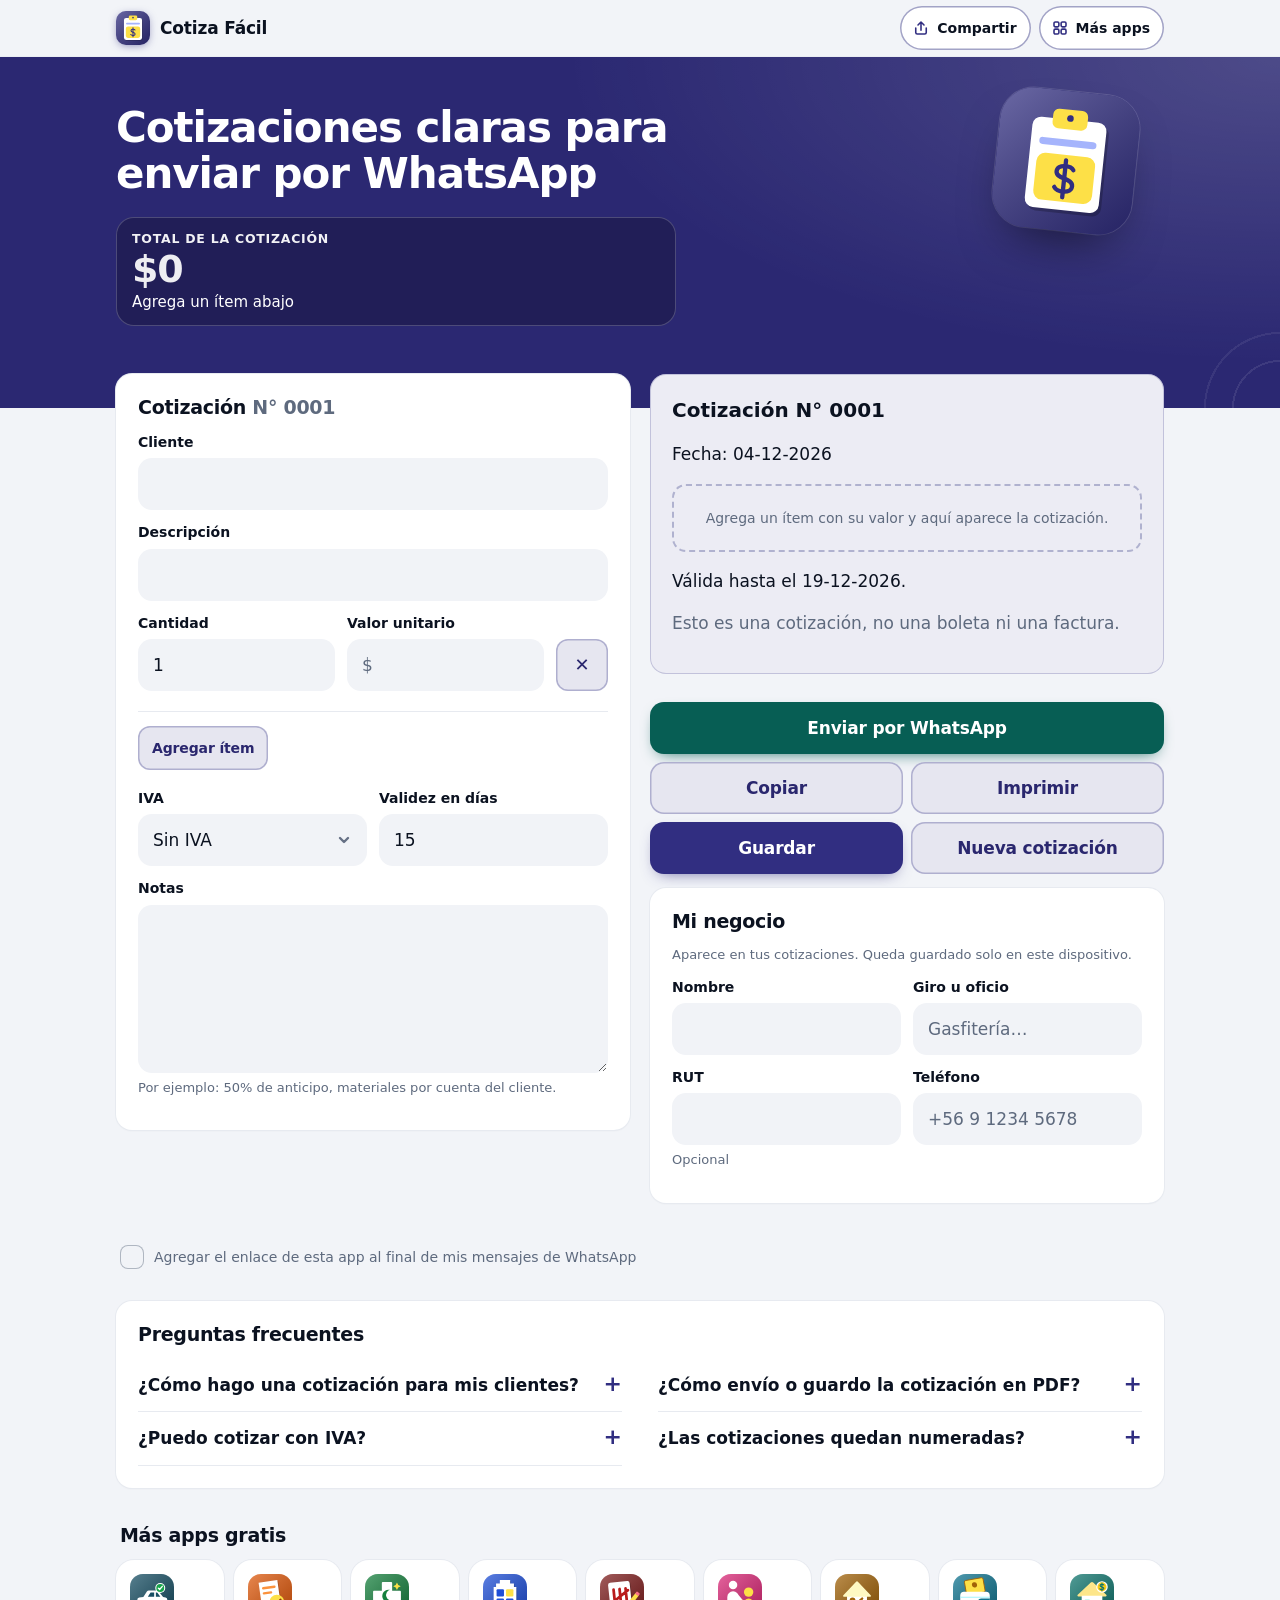
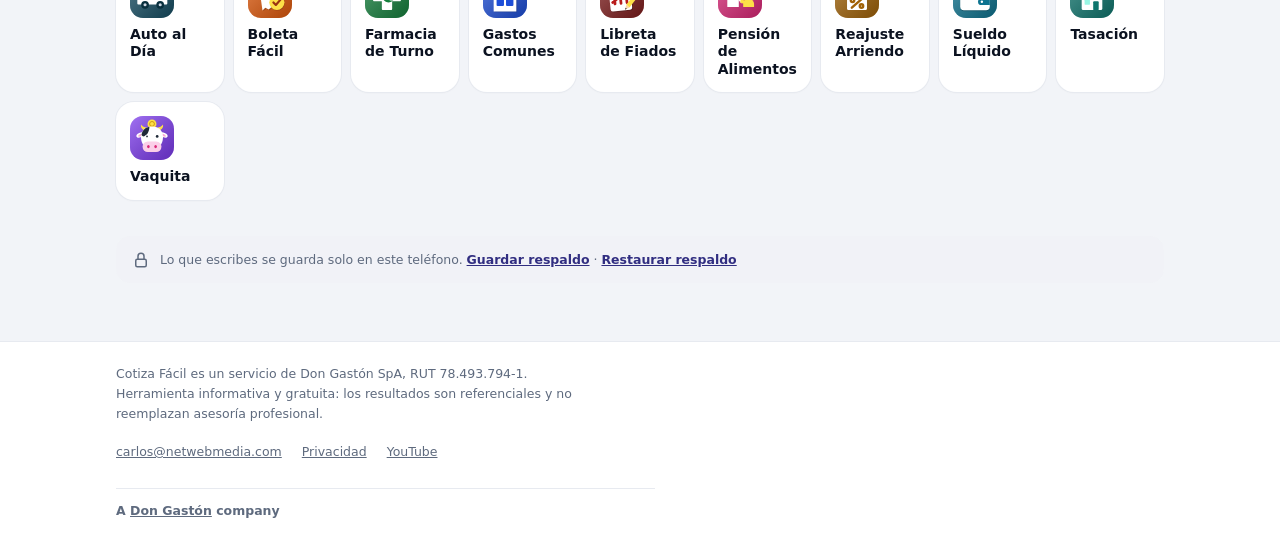
<file: tasacion-capacitor/www/cotizador/index.html>
<!doctype html>
<html lang="es-CL" data-app="cotizador">
<head>
  <meta charset="utf-8">
  <meta name="viewport" content="width=device-width, initial-scale=1, viewport-fit=cover">
  <meta http-equiv="Content-Security-Policy" content="default-src 'self'; script-src 'self'; style-src 'self' 'unsafe-inline'; img-src 'self' data:; connect-src 'self' https://netwebmedia.com https://dongaston.com; form-action 'none'">
  <title>Cotizador online gratis: cotizaciones con IVA por WhatsApp</title>
  <meta name="description" content="Haz cotizaciones online gratis con tus datos, detalle de trabajos y materiales, IVA y validez. Envíalas por WhatsApp, cópialas o imprímelas desde tu teléfono.">
  <link rel="canonical" href="https://cotizador.fracmo.ai/">
  <meta name="robots" content="index, follow">
  <meta property="og:site_name" content="Cotiza Fácil">
  <meta property="og:type" content="website">
  <meta property="og:locale" content="es_CL">
  <meta property="og:title" content="Cotiza Fácil: Cotizaciones claras para enviar por WhatsApp">
  <meta property="og:description" content="Arma cotizaciones con tus datos, el detalle de trabajos y materiales, IVA y validez. Las envías por WhatsApp, las copias o las imprimes, y quedan guardadas en tu teléfono. Gratis y sin registro.">
  <meta property="og:url" content="https://cotizador.fracmo.ai/">
  <meta property="og:image" content="https://cotizador.fracmo.ai/og.png">
  <meta property="og:image:width" content="1200">
  <meta property="og:image:height" content="630">
  <meta name="twitter:image" content="https://cotizador.fracmo.ai/og.png">
  <meta name="twitter:card" content="summary_large_image">
  <meta name="color-scheme" content="light dark">
  <meta name="mobile-web-app-capable" content="yes">
  <meta name="apple-mobile-web-app-capable" content="yes">
  <meta name="apple-mobile-web-app-status-bar-style" content="black-translucent">
  <meta name="apple-mobile-web-app-title" content="Cotiza Fácil">
  <link rel="apple-touch-icon" href="icon-180.png?v=87f3b37b">
  <meta name="theme-color" content="#312E81">
  <link rel="icon" href="icon.svg?v=87f3b37b" type="image/svg+xml">
  <link rel="stylesheet" href="../shell.css?v=3b0b9131">
  <style>:root{--accent:#312E81;--fill:#312E81;--ink-on-bg:#312E81}</style>
  <script type="application/ld+json">
  {"@context":"https://schema.org","@type":"WebApplication","name":"Cotiza Fácil","url":"https://cotizador.fracmo.ai/","applicationCategory":"BusinessApplication","operatingSystem":"Web","inLanguage":"es-CL","isAccessibleForFree":true,"description":"Arma cotizaciones con tus datos, el detalle de trabajos y materiales, IVA y validez. Las envías por WhatsApp, las copias o las imprimes, y quedan guardadas en tu teléfono. Gratis y sin registro.","publisher":{"@type":"Organization","name":"Don Gastón SpA","url":"https://dongaston.com/"}}
  </script>
  <script type="application/ld+json">
  {"@context":"https://schema.org","@type":"FAQPage","mainEntity":[{"@type":"Question","name":"¿Cómo hago una cotización para mis clientes?","acceptedAnswer":{"@type":"Answer","text":"Agregas ítems con su cantidad y valor, y la herramienta arma la cotización. También puedes sumar notas y los días de validez."}},{"@type":"Question","name":"¿Puedo cotizar con IVA?","acceptedAnswer":{"@type":"Answer","text":"Sí. Puedes cotizar con o sin IVA de 19%, o indicar que el valor ya tiene el IVA incluido."}},{"@type":"Question","name":"¿Cómo envío o guardo la cotización en PDF?","acceptedAnswer":{"@type":"Answer","text":"Puedes enviarla por WhatsApp o imprimirla. Para tener un PDF, usa la opción de imprimir y elige guardar como PDF."}},{"@type":"Question","name":"¿Las cotizaciones quedan numeradas?","acceptedAnswer":{"@type":"Answer","text":"Sí, la herramienta numera tus cotizaciones. Es gratis, sin registro, y los datos se guardan solo en tu dispositivo."}}]}
  </script>
</head>
<body>
<header class="top">
  <div class="wrap">
    <a class="brand" href="./index.html"><img src="icon.svg?v=87f3b37b" alt="" width="34" height="34"><span>Cotiza Fácil</span></a>
    <nav class="nav"><button class="more" id="share" type="button" aria-label="Compartir" title="Compartir"><svg viewBox="0 0 24 24" width="18" height="18" fill="none" stroke="currentColor" stroke-width="2.1" stroke-linecap="round" stroke-linejoin="round" aria-hidden="true" focusable="false"><path d="M12 15V4M8 8l4-4 4 4"/><path d="M5 12v6a2 2 0 002 2h10a2 2 0 002-2v-6"/></svg><span>Compartir</span></button><a class="more" href="../index.html" aria-label="Más apps" title="Más apps"><svg viewBox="0 0 24 24" width="18" height="18" fill="none" stroke="currentColor" stroke-width="2.1" stroke-linecap="round" stroke-linejoin="round" aria-hidden="true" focusable="false"><rect x="4" y="4" width="6.5" height="6.5" rx="1.7"/><rect x="13.5" y="4" width="6.5" height="6.5" rx="1.7"/><rect x="4" y="13.5" width="6.5" height="6.5" rx="1.7"/><rect x="13.5" y="13.5" width="6.5" height="6.5" rx="1.7"/></svg><span>Más apps</span></a></nav>
  </div>
</header>

<div class="hero"><div class="wrap"><div class="hero-row"><h1>Cotizaciones claras para enviar por WhatsApp</h1><img class="hero-art" src="icon.svg?v=87f3b37b" alt="" width="168" height="168"></div><div class="live" role="status" data-idle="$0"><span class="live-k">Total de la cotización</span><span class="live-v"></span><span class="live-s"></span></div></div></div>
<main class="wrap">
  <style>
    .item{border-bottom:1px solid var(--line);padding:0 0 8px;margin:0 0 10px}
    .pv h3{margin:0 0 4px;font-size:20px}
    .pv .tot{text-align:right}
    .ft{color:var(--mut);font-size:13px;margin:18px 0}
    @media print{
      .item,.pv{border:0}
      .pv{display:block;padding:0}
      body{font-size:14px}
    }
  </style>

  <section class="card noprint">
    <h2>Cotización <span id="cNum" class="mut"></span></h2>
    <label>Cliente<input id="cCliente" autocomplete="off" maxlength="80"></label>
    <div id="items"></div>
    <p id="cMsg" class="bad" role="alert"></p>
    <div class="actions"><button class="btn ghost small" id="addItem" type="button">Agregar ítem</button></div>
    <div class="row">
      <label>IVA
        <select id="cIva">
          <option value="sin">Sin IVA</option>
          <option value="mas">+ IVA 19%</option>
          <option value="incl">IVA incluido</option>
        </select>
      </label>
      <label>Validez en días<input id="cDias" inputmode="numeric" autocomplete="off" maxlength="3"></label>
    </div>
    <label>Notas <small>Por ejemplo: 50% de anticipo, materiales por cuenta del cliente.</small>
      <textarea id="cNotas" rows="3" maxlength="400"></textarea></label>
  </section>

  <div class="side" data-empty="">
  <section class="card out pv" id="preview"></section>

  <div class="actions noprint">
    <a class="btn wa" id="wa" target="_blank" rel="noopener">Enviar por WhatsApp</a>
    <button class="btn ghost" id="copy" type="button">Copiar</button>
    <button class="btn ghost" id="print" type="button">Imprimir</button>
    <button class="btn" id="save" type="button">Guardar</button>
    <button class="btn ghost" id="nueva" type="button">Nueva cotización</button>
  </div>

  <section class="card noprint" id="guardadasCard" hidden>
    <h2>Cotizaciones guardadas</h2>
    <ul id="guardadas" class="list"></ul>
  </section>

  <section class="card noprint">
    <h2>Mi negocio</h2>
    <p class="hint">Aparece en tus cotizaciones. Queda guardado solo en este dispositivo.</p>
    <div class="row">
      <label class="full-sm">Nombre<input id="nNombre" autocomplete="off" maxlength="60"></label>
      <label>Giro u oficio<input id="nGiro" autocomplete="off" maxlength="60" placeholder="Gasfitería…"></label>
      <label>RUT <small>Opcional</small><input id="nRut" autocomplete="off" maxlength="14"></label>
      <label class="full-sm">Teléfono<input id="nTel" type="tel" autocomplete="off" maxlength="20" placeholder="+56 9 1234 5678"></label>
    </div>
  </section>
  </div>


  <label class="firma noprint"><input type="checkbox" id="firma" >Agregar el enlace de esta app al final de mis mensajes de WhatsApp</label>
  <div class="below">
  <section class="card faq noprint">
    <h2>Preguntas frecuentes</h2>
    <details><summary>¿Cómo hago una cotización para mis clientes?</summary><p>Agregas ítems con su cantidad y valor, y la herramienta arma la cotización. También puedes sumar notas y los días de validez.</p></details>
    <details><summary>¿Puedo cotizar con IVA?</summary><p>Sí. Puedes cotizar con o sin IVA de 19%, o indicar que el valor ya tiene el IVA incluido.</p></details>
    <details><summary>¿Cómo envío o guardo la cotización en PDF?</summary><p>Puedes enviarla por WhatsApp o imprimirla. Para tener un PDF, usa la opción de imprimir y elige guardar como PDF.</p></details>
    <details><summary>¿Las cotizaciones quedan numeradas?</summary><p>Sí, la herramienta numera tus cotizaciones. Es gratis, sin registro, y los datos se guardan solo en tu dispositivo.</p></details>
  </section>

  </div>
  <section class="others noprint">
    <h2>Más apps gratis</h2>
    <div class="strip">
      <a href="../auto-al-dia/index.html"><img src="../auto-al-dia/icon.svg?v=9d2658c4" alt="" width="44" height="44" loading="lazy">Auto al Día</a>
      <a href="../boleta-honorarios/index.html"><img src="../boleta-honorarios/icon.svg?v=f29785e6" alt="" width="44" height="44" loading="lazy">Boleta Fácil</a>
      <a href="../farmacia-de-turno/index.html"><img src="../farmacia-de-turno/icon.svg?v=c72461da" alt="" width="44" height="44" loading="lazy">Farmacia de Turno</a>
      <a href="../gastos-comunes/index.html"><img src="../gastos-comunes/icon.svg?v=85e6d767" alt="" width="44" height="44" loading="lazy">Gastos Comunes</a>
      <a href="../libreta-fiados/index.html"><img src="../libreta-fiados/icon.svg?v=95e91e36" alt="" width="44" height="44" loading="lazy">Libreta de Fiados</a>
      <a href="../pension-alimentos/index.html"><img src="../pension-alimentos/icon.svg?v=7b6941d0" alt="" width="44" height="44" loading="lazy">Pensión de Alimentos</a>
      <a href="../reajuste-arriendo/index.html"><img src="../reajuste-arriendo/icon.svg?v=c84f5634" alt="" width="44" height="44" loading="lazy">Reajuste Arriendo</a>
      <a href="../sueldo-liquido/index.html"><img src="../sueldo-liquido/icon.svg?v=0adc694d" alt="" width="44" height="44" loading="lazy">Sueldo Líquido</a>
      <a href="../tasacion/index.html"><img src="../tasacion/icon.svg?v=45100cb4" alt="" width="44" height="44" loading="lazy">Tasación</a>
      <a href="../vaquita/index.html"><img src="../vaquita/icon.svg?v=41f14c45" alt="" width="44" height="44" loading="lazy">Vaquita</a>
    </div>
  </section>
  <p class="local"><span>Lo que escribes se guarda solo en este teléfono. <button class="lnk noprint" type="button" id="bkOut">Guardar respaldo</button> · <button class="lnk noprint" type="button" id="bkIn">Restaurar respaldo</button><input type="file" id="bkFile" accept="application/json,.json" hidden> <span id="bkMsg" class="bad" role="alert"></span></span></p>
</main>
<footer class="foot">
  <div class="wrap">
    <p>Cotiza Fácil es un servicio de Don Gastón SpA, RUT 78.493.794-1. Herramienta informativa y gratuita: los resultados son referenciales y no reemplazan asesoría profesional.</p>
    <nav class="flinks" aria-label="Enlaces del sitio"><a href="mailto:carlos@netwebmedia.com">carlos@netwebmedia.com</a><a href="https://dongaston.com/privacidad.html">Privacidad</a><a href="https://www.youtube.com/@appsparachile" rel="me noopener" target="_blank">YouTube</a></nav>
    <p class="dg-credit">A <a href="https://dongaston.com/">Don Gastón</a> company</p>
  </div>
</footer>
<script src="../shell.js?v=3b0b9131" defer></script>
<script src="logic.js?v=87f3b37b" defer></script>
<script src="ui.js?v=87f3b37b" defer></script>

</body>
</html>
</file>
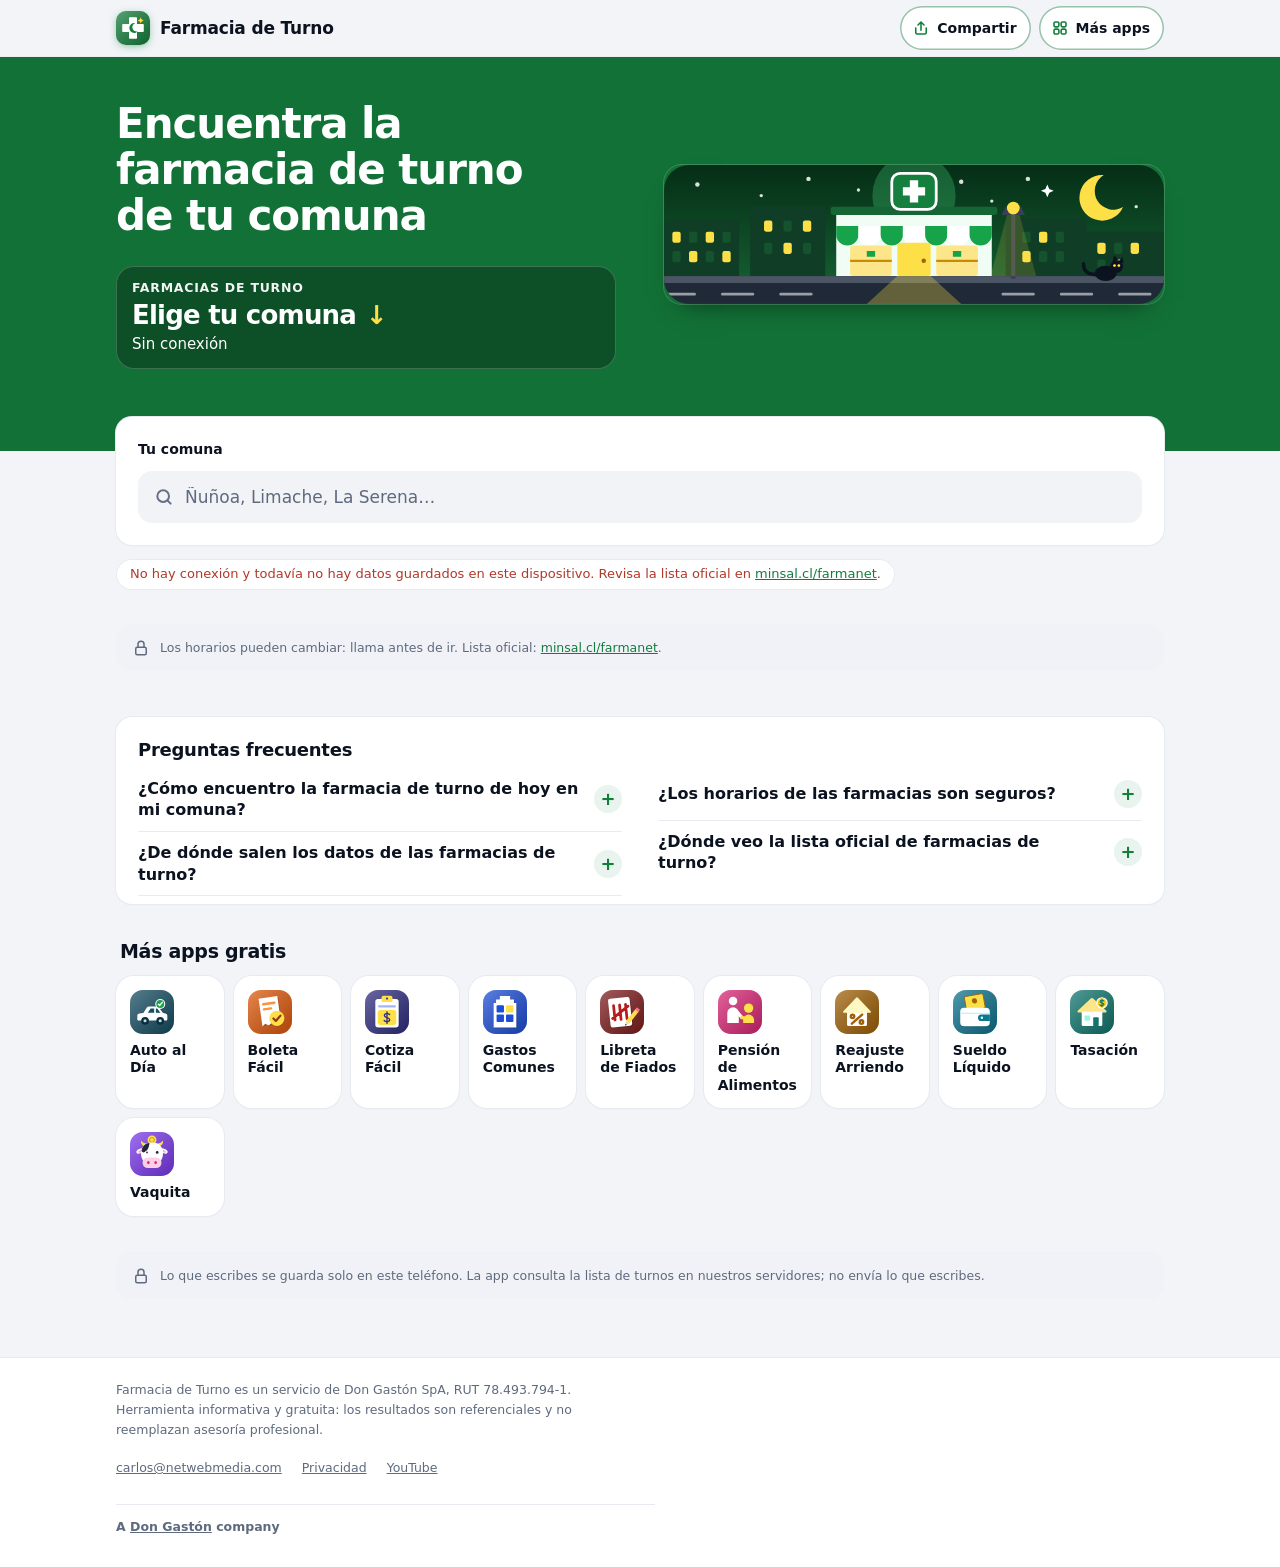
<file: tasacion-capacitor/www/farmacia-de-turno/index.html>
<!doctype html>
<html lang="es-CL" data-app="farmacia-de-turno">
<head>
  <meta charset="utf-8">
  <meta name="viewport" content="width=device-width, initial-scale=1, viewport-fit=cover">
  <meta http-equiv="Content-Security-Policy" content="default-src 'self'; script-src 'self'; style-src 'self' 'unsafe-inline'; img-src 'self' data:; connect-src 'self' https://netwebmedia.com https://dongaston.com; form-action 'none'">
  <title>Farmacia de turno hoy en tu comuna | Farmacia de Turno</title>
  <meta name="description" content="Mira la farmacia de turno de tu comuna hoy, con dirección, horario, teléfono y cómo llegar. Guarda la lista para verla sin internet. Gratis y sin registro.">
  <link rel="canonical" href="https://farmacia-de-turno.fracmo.ai/">
  <meta name="robots" content="index, follow">
  <meta property="og:site_name" content="Farmacia de Turno">
  <meta property="og:type" content="website">
  <meta property="og:locale" content="es_CL">
  <meta property="og:title" content="Farmacia de Turno: Encuentra la farmacia de turno de tu comuna">
  <meta property="og:description" content="Escribe tu comuna y mira las farmacias de turno del día con dirección, horario, teléfono y cómo llegar. Guarda la última lista en tu teléfono para verla aunque no tengas internet. Gratis y sin registro.">
  <meta property="og:url" content="https://farmacia-de-turno.fracmo.ai/">
  <meta property="og:image" content="https://farmacia-de-turno.fracmo.ai/og.png">
  <meta property="og:image:width" content="1200">
  <meta property="og:image:height" content="630">
  <meta name="twitter:image" content="https://farmacia-de-turno.fracmo.ai/og.png">
  <meta name="twitter:card" content="summary_large_image">
  <meta name="color-scheme" content="light dark">
  <meta name="mobile-web-app-capable" content="yes">
  <meta name="apple-mobile-web-app-capable" content="yes">
  <meta name="apple-mobile-web-app-status-bar-style" content="black-translucent">
  <meta name="apple-mobile-web-app-title" content="Farmacia Turno">
  <link rel="apple-touch-icon" href="icon-180.png?v=e60075f0">
  <meta name="theme-color" content="#15803D">
  <link rel="icon" href="icon.svg?v=e60075f0" type="image/svg+xml">
  <link rel="stylesheet" href="../shell.css?v=3b0b9131">
  <style>:root{--accent:#15803D;--fill:#15803D;--ink-on-bg:#157D3C}</style>
  <script type="application/ld+json">
  {"@context":"https://schema.org","@type":"WebApplication","name":"Farmacia de Turno","url":"https://farmacia-de-turno.fracmo.ai/","applicationCategory":"HealthApplication","operatingSystem":"Web","inLanguage":"es-CL","isAccessibleForFree":true,"description":"Escribe tu comuna y mira las farmacias de turno del día con dirección, horario, teléfono y cómo llegar. Guarda la última lista en tu teléfono para verla aunque no tengas internet. Gratis y sin registro.","publisher":{"@type":"Organization","name":"Don Gastón SpA","url":"https://dongaston.com/"}}
  </script>
  <script type="application/ld+json">
  {"@context":"https://schema.org","@type":"FAQPage","mainEntity":[{"@type":"Question","name":"¿Cómo encuentro la farmacia de turno de hoy en mi comuna?","acceptedAnswer":{"@type":"Answer","text":"Eliges tu comuna y la herramienta muestra las farmacias de turno de hoy, con dirección, horario, teléfono y cómo llegar."}},{"@type":"Question","name":"¿De dónde salen los datos de las farmacias de turno?","acceptedAnswer":{"@type":"Answer","text":"Los datos vienen del MINSAL y se actualizan cada día."}},{"@type":"Question","name":"¿Los horarios de las farmacias son seguros?","acceptedAnswer":{"@type":"Answer","text":"Los horarios pueden cambiar. Conviene llamar antes de ir para confirmar que la farmacia esté atendiendo."}},{"@type":"Question","name":"¿Dónde veo la lista oficial de farmacias de turno?","acceptedAnswer":{"@type":"Answer","text":"La lista oficial está en el sitio del MINSAL: minsal.cl/farmanet."}}]}
  </script>
</head>
<body>
<header class="top">
  <div class="wrap">
    <a class="brand" href="./index.html"><img src="icon.svg?v=e60075f0" alt="" width="34" height="34"><span>Farmacia de Turno</span></a>
    <nav class="nav"><button class="more" id="share" type="button" aria-label="Compartir" title="Compartir"><svg viewBox="0 0 24 24" width="18" height="18" fill="none" stroke="currentColor" stroke-width="2.1" stroke-linecap="round" stroke-linejoin="round" aria-hidden="true" focusable="false"><path d="M12 15V4M8 8l4-4 4 4"/><path d="M5 12v6a2 2 0 002 2h10a2 2 0 002-2v-6"/></svg><span>Compartir</span></button><a class="more" href="../index.html" aria-label="Más apps" title="Más apps"><svg viewBox="0 0 24 24" width="18" height="18" fill="none" stroke="currentColor" stroke-width="2.1" stroke-linecap="round" stroke-linejoin="round" aria-hidden="true" focusable="false"><rect x="4" y="4" width="6.5" height="6.5" rx="1.7"/><rect x="13.5" y="4" width="6.5" height="6.5" rx="1.7"/><rect x="4" y="13.5" width="6.5" height="6.5" rx="1.7"/><rect x="13.5" y="13.5" width="6.5" height="6.5" rx="1.7"/></svg><span>Más apps</span></a></nav>
  </div>
</header>

<div class="hero"><div class="wrap"><div class="hero-row"><h1>Encuentra la farmacia de turno de tu comuna</h1><img class="hero-art" src="icon.svg?v=e60075f0" alt="" width="168" height="168"></div><svg class="scene" viewBox="0 0 360 100" aria-hidden="true" focusable="false"><defs><clipPath id="fmc"><rect width="360" height="100" rx="18"/></clipPath><linearGradient id="fmg" x1="0" y1="0" x2="0" y2="1"><stop offset="0" stop-color="#052E16"/><stop offset="1" stop-color="#166534"/></linearGradient></defs><g clip-path="url(#fmc)"><rect width="360" height="100" fill="url(#fmg)"/><circle cx="24" cy="14" r="1.6" fill="#fff" class="fm-tw" opacity=".85"/><circle cx="70" cy="22" r="1.2" fill="#fff" class="fm-tw fm-t2" opacity=".85"/><circle cx="104" cy="10" r="1.6" fill="#fff" class="" opacity=".85"/><circle cx="140" cy="18" r="1.2" fill="#fff" class="fm-tw" opacity=".85"/><circle cx="214" cy="12" r="1.6" fill="#fff" class="fm-tw fm-t2" opacity=".85"/><circle cx="236" cy="26" r="1.2" fill="#fff" class="" opacity=".85"/><circle cx="262" cy="10" r="1.6" fill="#fff" class="fm-tw" opacity=".85"/><circle cx="340" cy="30" r="1.2" fill="#fff" class="fm-tw fm-t2" opacity=".85"/>
<g transform="translate(292 4) scale(.82)"><path d="M30 4a20 20 0 1017 28A16 16 0 0130 4z" fill="#FDE047"/></g><path d="M276 14l1.4 3.2 3.2 1.4-3.2 1.4-1.4 3.2-1.4-3.2-3.2-1.4 3.2-1.4z" fill="#fff"/>
<g fill="#0F3D26"><rect x="0" y="40" width="54" height="42"/><rect x="62" y="30" width="54" height="52"/><rect x="246" y="38" width="58" height="44"/><rect x="304" y="48" width="56" height="34"/></g><rect x="6" y="48" width="6" height="8" rx="1.5" fill="#FDE047"/><rect x="18" y="48" width="6" height="8" rx="1.5" fill="#14532D"/><rect x="30" y="48" width="6" height="8" rx="1.5" fill="#FDE047"/><rect x="42" y="48" width="6" height="8" rx="1.5" fill="#14532D"/><rect x="6" y="62" width="6" height="8" rx="1.5" fill="#14532D"/><rect x="18" y="62" width="6" height="8" rx="1.5" fill="#FDE047"/><rect x="30" y="62" width="6" height="8" rx="1.5" fill="#14532D"/><rect x="42" y="62" width="6" height="8" rx="1.5" fill="#FDE047"/><rect x="72" y="40" width="6" height="8" rx="1.5" fill="#FDE047"/><rect x="86" y="40" width="6" height="8" rx="1.5" fill="#14532D"/><rect x="100" y="40" width="6" height="8" rx="1.5" fill="#FDE047"/><rect x="72" y="56" width="6" height="8" rx="1.5" fill="#14532D"/><rect x="86" y="56" width="6" height="8" rx="1.5" fill="#FDE047"/><rect x="100" y="56" width="6" height="8" rx="1.5" fill="#14532D"/><rect x="258" y="48" width="6" height="8" rx="1.5" fill="#14532D"/><rect x="270" y="48" width="6" height="8" rx="1.5" fill="#FDE047"/><rect x="282" y="48" width="6" height="8" rx="1.5" fill="#14532D"/><rect x="258" y="62" width="6" height="8" rx="1.5" fill="#FDE047"/><rect x="270" y="62" width="6" height="8" rx="1.5" fill="#14532D"/><rect x="282" y="62" width="6" height="8" rx="1.5" fill="#14532D"/><rect x="312" y="56" width="6" height="8" rx="1.5" fill="#FDE047"/><rect x="324" y="56" width="6" height="8" rx="1.5" fill="#14532D"/><rect x="336" y="56" width="6" height="8" rx="1.5" fill="#FDE047"/><rect x="312" y="68" width="6" height="8" rx="1.5" fill="#14532D"/><rect x="324" y="68" width="6" height="8" rx="1.5" fill="#FDE047"/>
<circle cx="180" cy="22" r="30" fill="#4ADE80" opacity=".28" class="fm-glow"/>
<rect x="124" y="34" width="112" height="46" fill="#F0FDF4"/><rect x="120" y="30" width="120" height="6" rx="2" fill="#166534"/>
<rect x="164" y="6" width="32" height="26" rx="6" fill="#15803D" stroke="#fff" stroke-width="2"/><path d="M177 11h6v5h5v6h-5v5h-6v-5h-5v-6h5z" fill="#fff"/>
<path d="M124 44h16v6a8 8 0 01-16 0z" fill="#16A34A"/><path d="M140 44h16v6a8 8 0 01-16 0z" fill="#fff"/><path d="M156 44h16v6a8 8 0 01-16 0z" fill="#16A34A"/><path d="M172 44h16v6a8 8 0 01-16 0z" fill="#fff"/><path d="M188 44h16v6a8 8 0 01-16 0z" fill="#16A34A"/><path d="M204 44h16v6a8 8 0 01-16 0z" fill="#fff"/><path d="M220 44h16v6a8 8 0 01-16 0z" fill="#16A34A"/>
<rect x="134" y="58" width="30" height="22" rx="2" fill="#FDE68A"/><rect x="196" y="58" width="30" height="22" rx="2" fill="#FDE68A"/><path d="M134 69h30M196 69h30" stroke="#CA8A04" stroke-width="1.6"/><path d="M146 62h6v4h-6zM208 62h6v4h-6z" fill="#16A34A"/><rect x="168" y="56" width="24" height="24" rx="2" fill="#FDE047"/><circle cx="187" cy="69" r="1.6" fill="#A16207"/>
<rect y="80" width="360" height="20" fill="#1F2937"/><rect y="80" width="360" height="5" fill="#4B5563"/><path d="M168 80h24l22 20H146z" fill="#FDE047" opacity=".3"/><path d="M0 93h22M42 93h22M84 93h22M244 93h22M286 93h22M328 93h22" stroke="#fff" stroke-opacity=".55" stroke-width="2" stroke-linecap="round"/>
<rect x="250" y="36" width="3" height="46" fill="#374151"/><path d="M243 36h17l-3-6h-11z" fill="#374151"/><path d="M247 36h9l12 44h-33z" fill="#FDE047" opacity=".16"/><circle cx="251.5" cy="31" r="4.6" fill="#FDE047"/>
<g fill="#0B1220" transform="translate(318 82)"><ellipse cx="0" cy="-4" rx="8" ry="5.5"/><circle cx="8" cy="-9" r="4.6"/><path d="M5 -12l1-5 3 3zM9 -12l3-4 1 5z"/><path d="M-7 -3q-9 0-9-8" fill="none" stroke="#0B1220" stroke-width="2.4" stroke-linecap="round"/><circle cx="9.5" cy="-9.6" r="1" fill="#FDE047"/><circle cx="6.4" cy="-9.6" r="1" fill="#FDE047"/></g></g></svg>
<div class="live" role="status" data-idle="Elige tu comuna"><span class="live-k">Farmacias de turno</span><span class="live-v"></span><span class="live-s"></span></div></div></div>
<main class="wrap">
  <section class="card">
    <form id="fBuscar">
      <label for="comuna">Tu comuna</label>
      <div class="fwrap"><input id="comuna" type="search" list="comunas" autocomplete="off" placeholder="Ñuñoa, Limache, La Serena…"><button class="clr" id="comunaX" type="button" aria-label="Borrar comuna" hidden><svg viewBox="0 0 16 16" width="16" height="16" fill="none" stroke="currentColor" stroke-width="2" stroke-linecap="round" aria-hidden="true" focusable="false"><path d="M4 4l8 8M12 4l-8 8"/></svg></button></div>
      <datalist id="comunas"></datalist>
    </form>
  </section>

  <div class="side wide" data-empty="">
  <div class="resbar"><span id="chip" class="stamp" role="status" hidden></span><a class="src" href="https://www.minsal.cl/farmanet/" target="_blank" rel="noopener">Fuente: MINSAL</a></div>
  <div id="estado" role="status"></div>
  <div id="lista" aria-live="polite"></div>
  </div>

  <p class="local"><span>Los horarios pueden cambiar: llama antes de ir. Lista oficial: <a href="https://www.minsal.cl/farmanet/" target="_blank" rel="noopener">minsal.cl/farmanet</a>.</span></p>

  <div class="below">
  <section class="card faq noprint">
    <h2>Preguntas frecuentes</h2>
    <details><summary>¿Cómo encuentro la farmacia de turno de hoy en mi comuna?</summary><p>Eliges tu comuna y la herramienta muestra las farmacias de turno de hoy, con dirección, horario, teléfono y cómo llegar.</p></details>
    <details><summary>¿De dónde salen los datos de las farmacias de turno?</summary><p>Los datos vienen del MINSAL y se actualizan cada día.</p></details>
    <details><summary>¿Los horarios de las farmacias son seguros?</summary><p>Los horarios pueden cambiar. Conviene llamar antes de ir para confirmar que la farmacia esté atendiendo.</p></details>
    <details><summary>¿Dónde veo la lista oficial de farmacias de turno?</summary><p>La lista oficial está en el sitio del MINSAL: minsal.cl/farmanet.</p></details>
  </section>

  </div>
  <section class="others noprint">
    <h2>Más apps gratis</h2>
    <div class="strip">
      <a href="../auto-al-dia/index.html"><img src="../auto-al-dia/icon.svg?v=9d2658c4" alt="" width="44" height="44" loading="lazy">Auto al Día</a>
      <a href="../boleta-honorarios/index.html"><img src="../boleta-honorarios/icon.svg?v=f29785e6" alt="" width="44" height="44" loading="lazy">Boleta Fácil</a>
      <a href="../cotizador/index.html"><img src="../cotizador/icon.svg?v=65e77e67" alt="" width="44" height="44" loading="lazy">Cotiza Fácil</a>
      <a href="../gastos-comunes/index.html"><img src="../gastos-comunes/icon.svg?v=85e6d767" alt="" width="44" height="44" loading="lazy">Gastos Comunes</a>
      <a href="../libreta-fiados/index.html"><img src="../libreta-fiados/icon.svg?v=95e91e36" alt="" width="44" height="44" loading="lazy">Libreta de Fiados</a>
      <a href="../pension-alimentos/index.html"><img src="../pension-alimentos/icon.svg?v=7b6941d0" alt="" width="44" height="44" loading="lazy">Pensión de Alimentos</a>
      <a href="../reajuste-arriendo/index.html"><img src="../reajuste-arriendo/icon.svg?v=c84f5634" alt="" width="44" height="44" loading="lazy">Reajuste Arriendo</a>
      <a href="../sueldo-liquido/index.html"><img src="../sueldo-liquido/icon.svg?v=0adc694d" alt="" width="44" height="44" loading="lazy">Sueldo Líquido</a>
      <a href="../tasacion/index.html"><img src="../tasacion/icon.svg?v=45100cb4" alt="" width="44" height="44" loading="lazy">Tasación</a>
      <a href="../vaquita/index.html"><img src="../vaquita/icon.svg?v=41f14c45" alt="" width="44" height="44" loading="lazy">Vaquita</a>
    </div>
  </section>
  <p class="local"><span>Lo que escribes se guarda solo en este teléfono. La app consulta la lista de turnos en nuestros servidores; no envía lo que escribes.</span></p>
</main>
<footer class="foot">
  <div class="wrap">
    <p>Farmacia de Turno es un servicio de Don Gastón SpA, RUT 78.493.794-1. Herramienta informativa y gratuita: los resultados son referenciales y no reemplazan asesoría profesional.</p>
    <nav class="flinks" aria-label="Enlaces del sitio"><a href="mailto:carlos@netwebmedia.com">carlos@netwebmedia.com</a><a href="https://dongaston.com/privacidad.html">Privacidad</a><a href="https://www.youtube.com/@appsparachile" rel="me noopener" target="_blank">YouTube</a></nav>
    <p class="dg-credit">A <a href="https://dongaston.com/">Don Gastón</a> company</p>
  </div>
</footer>
<script src="../shell.js?v=3b0b9131" defer></script>
<script src="logic.js?v=e60075f0" defer></script>
<script src="ui.js?v=e60075f0" defer></script>

</body>
</html>
</file>
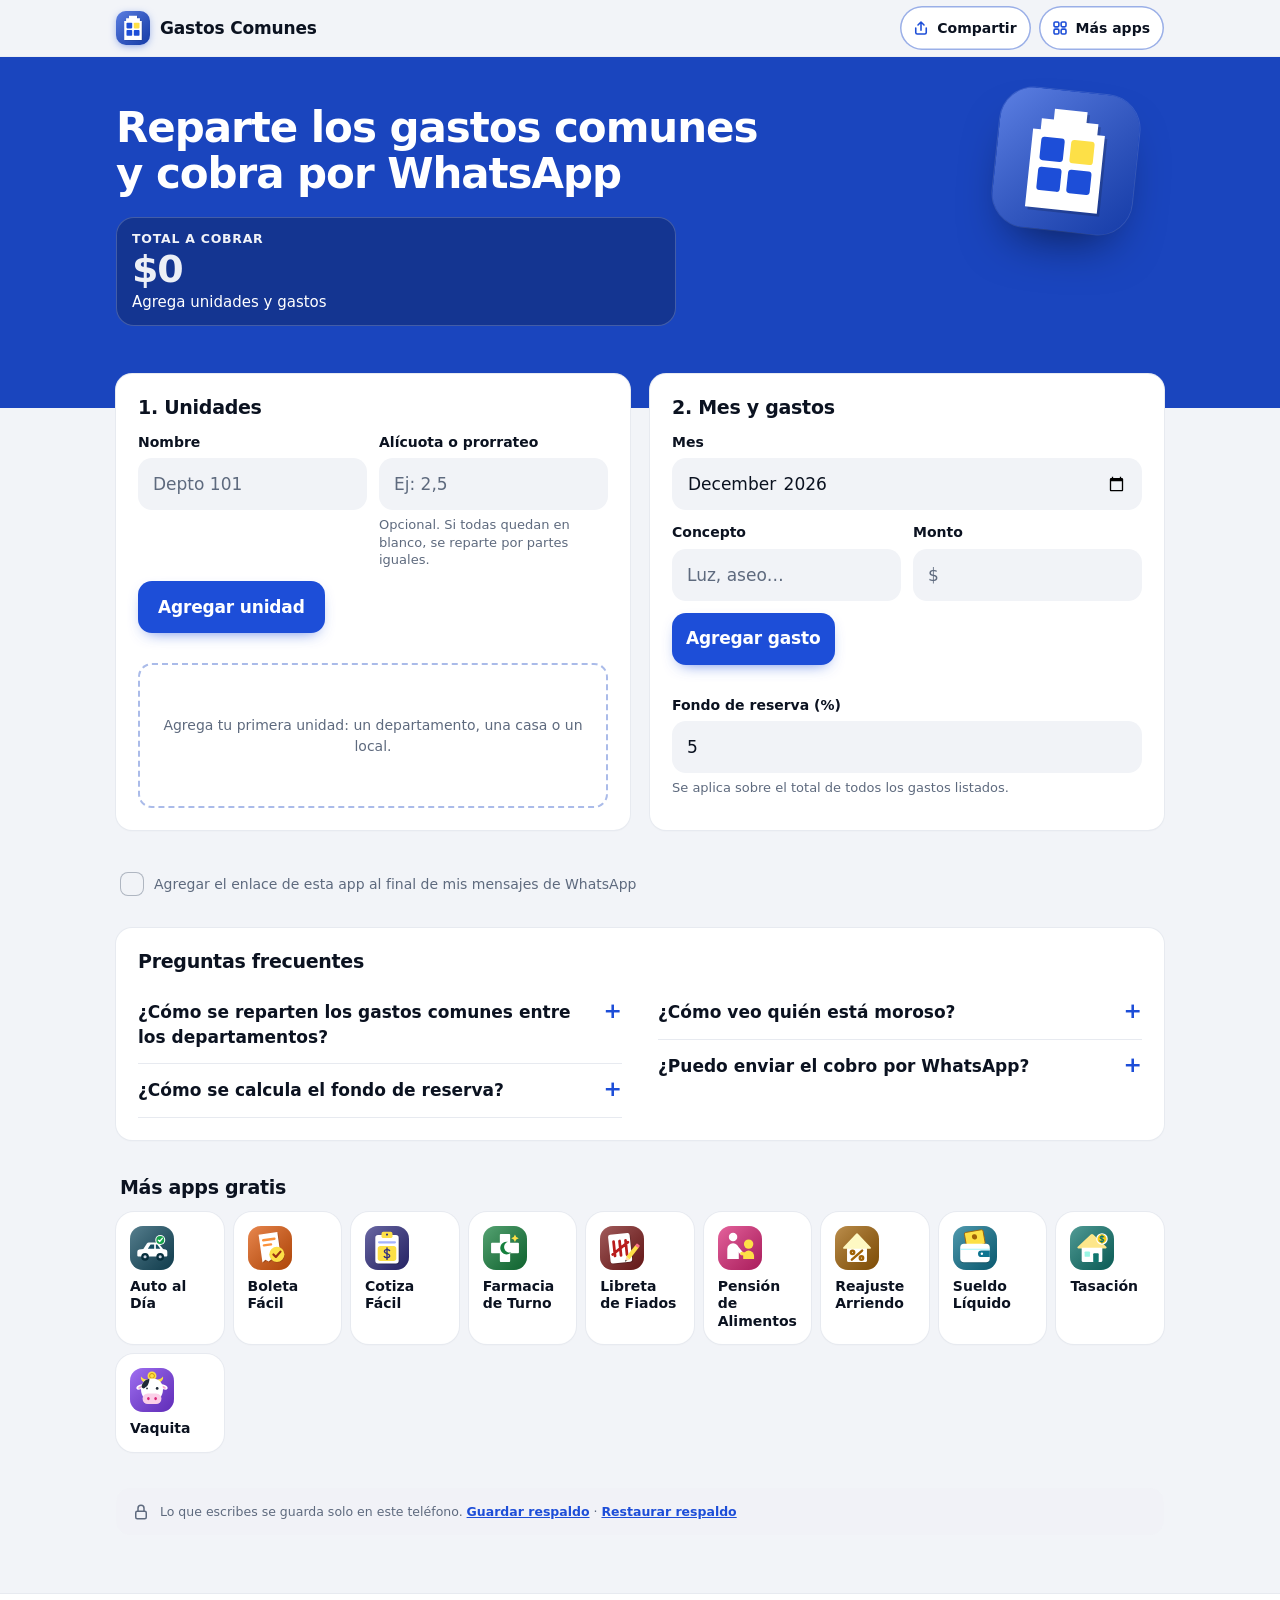
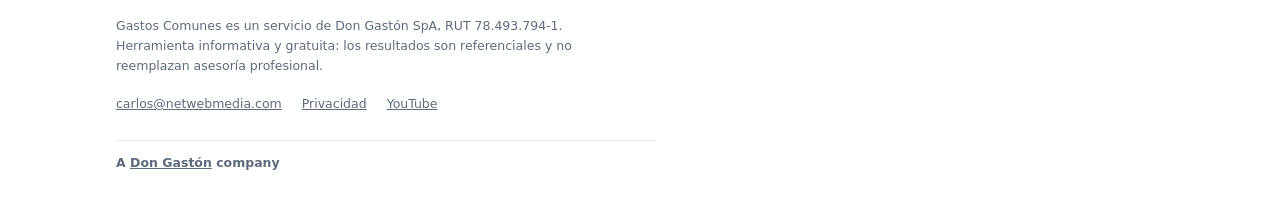
<file: tasacion-capacitor/www/gastos-comunes/index.html>
<!doctype html>
<html lang="es-CL" data-app="gastos-comunes">
<head>
  <meta charset="utf-8">
  <meta name="viewport" content="width=device-width, initial-scale=1, viewport-fit=cover">
  <meta http-equiv="Content-Security-Policy" content="default-src 'self'; script-src 'self'; style-src 'self' 'unsafe-inline'; img-src 'self' data:; connect-src 'self' https://netwebmedia.com https://dongaston.com; form-action 'none'">
  <title>Calculadora de gastos comunes: prorrateo y cobro online</title>
  <meta name="description" content="Calculadora de gastos comunes gratis: reparte el cobro por alícuota o en partes iguales, suma el fondo de reserva y manda el cobro a cada vecino por WhatsApp.">
  <link rel="canonical" href="https://gastos-comunes.fracmo.ai/">
  <meta name="robots" content="index, follow">
  <meta property="og:site_name" content="Gastos Comunes">
  <meta property="og:type" content="website">
  <meta property="og:locale" content="es_CL">
  <meta property="og:title" content="Gastos Comunes: Reparte los gastos comunes y cobra por WhatsApp">
  <meta property="og:description" content="Anota los gastos del mes, suma el fondo de reserva y reparte el cobro entre las unidades según su alícuota, sin perder ningún peso. Marca quién pagó, mira los morosos y envía el cobro por WhatsApp.">
  <meta property="og:url" content="https://gastos-comunes.fracmo.ai/">
  <meta property="og:image" content="https://gastos-comunes.fracmo.ai/og.png">
  <meta property="og:image:width" content="1200">
  <meta property="og:image:height" content="630">
  <meta name="twitter:image" content="https://gastos-comunes.fracmo.ai/og.png">
  <meta name="twitter:card" content="summary_large_image">
  <meta name="color-scheme" content="light dark">
  <meta name="mobile-web-app-capable" content="yes">
  <meta name="apple-mobile-web-app-capable" content="yes">
  <meta name="apple-mobile-web-app-status-bar-style" content="black-translucent">
  <meta name="apple-mobile-web-app-title" content="Gastos">
  <link rel="apple-touch-icon" href="icon-180.png?v=8666d819">
  <meta name="theme-color" content="#1D4ED8">
  <link rel="icon" href="icon.svg?v=8666d819" type="image/svg+xml">
  <link rel="stylesheet" href="../shell.css?v=3b0b9131">
  <style>:root{--accent:#1D4ED8;--fill:#1D4ED8;--ink-on-bg:#1D4ED8}</style>
  <script type="application/ld+json">
  {"@context":"https://schema.org","@type":"WebApplication","name":"Gastos Comunes","url":"https://gastos-comunes.fracmo.ai/","applicationCategory":"FinanceApplication","operatingSystem":"Web","inLanguage":"es-CL","isAccessibleForFree":true,"description":"Anota los gastos del mes, suma el fondo de reserva y reparte el cobro entre las unidades según su alícuota, sin perder ningún peso. Marca quién pagó, mira los morosos y envía el cobro por WhatsApp.","publisher":{"@type":"Organization","name":"Don Gastón SpA","url":"https://dongaston.com/"}}
  </script>
  <script type="application/ld+json">
  {"@context":"https://schema.org","@type":"FAQPage","mainEntity":[{"@type":"Question","name":"¿Cómo se reparten los gastos comunes entre los departamentos?","acceptedAnswer":{"@type":"Answer","text":"Puedes repartirlos según la alícuota o el prorrateo de cada unidad, o en partes iguales. La herramienta calcula cuánto le toca a cada uno."}},{"@type":"Question","name":"¿Cómo se calcula el fondo de reserva?","acceptedAnswer":{"@type":"Answer","text":"La herramienta suma un fondo de reserva de 5% por defecto. Puedes editar ese porcentaje según lo que decida tu comunidad."}},{"@type":"Question","name":"¿Cómo veo quién está moroso?","acceptedAnswer":{"@type":"Answer","text":"Marcas los pagos a medida que llegan y la herramienta te lista los morosos. Así sabes a quién cobrar."}},{"@type":"Question","name":"¿Puedo enviar el cobro por WhatsApp?","acceptedAnswer":{"@type":"Answer","text":"Sí, puedes enviar el cobro por WhatsApp a cada vecino. La herramienta es gratis, sin registro, y guarda los datos solo en tu dispositivo."}}]}
  </script>
</head>
<body>
<header class="top">
  <div class="wrap">
    <a class="brand" href="./index.html"><img src="icon.svg?v=8666d819" alt="" width="34" height="34"><span>Gastos Comunes</span></a>
    <nav class="nav"><button class="more" id="share" type="button" aria-label="Compartir" title="Compartir"><svg viewBox="0 0 24 24" width="18" height="18" fill="none" stroke="currentColor" stroke-width="2.1" stroke-linecap="round" stroke-linejoin="round" aria-hidden="true" focusable="false"><path d="M12 15V4M8 8l4-4 4 4"/><path d="M5 12v6a2 2 0 002 2h10a2 2 0 002-2v-6"/></svg><span>Compartir</span></button><a class="more" href="../index.html" aria-label="Más apps" title="Más apps"><svg viewBox="0 0 24 24" width="18" height="18" fill="none" stroke="currentColor" stroke-width="2.1" stroke-linecap="round" stroke-linejoin="round" aria-hidden="true" focusable="false"><rect x="4" y="4" width="6.5" height="6.5" rx="1.7"/><rect x="13.5" y="4" width="6.5" height="6.5" rx="1.7"/><rect x="4" y="13.5" width="6.5" height="6.5" rx="1.7"/><rect x="13.5" y="13.5" width="6.5" height="6.5" rx="1.7"/></svg><span>Más apps</span></a></nav>
  </div>
</header>

<div class="hero"><div class="wrap"><div class="hero-row"><h1>Reparte los gastos comunes y cobra por WhatsApp</h1><img class="hero-art" src="icon.svg?v=8666d819" alt="" width="168" height="168"></div><div class="live" role="status" data-idle="$0"><span class="live-k">Total a cobrar</span><span class="live-v"></span><span class="live-s"></span></div></div></div>
<main class="wrap">
  <section class="card noprint">
    <h2>1. Unidades</h2>
    <form id="fUnit" class="row">
      <label>Nombre<input id="uName" autocomplete="off" maxlength="30" placeholder="Depto 101" required></label>
      <label>Alícuota o prorrateo <small>Opcional. Si todas quedan en blanco, se reparte por partes iguales.</small>
        <input id="uAlic" inputmode="decimal" autocomplete="off" placeholder="Ej: 2,5"></label>
      <div class="actions"><button class="btn" type="submit">Agregar unidad</button></div>
    </form>
    <p id="uWarn" class="bad" role="alert"></p>
    <ul id="units" class="list"></ul>
    <p class="if-empty">Agrega tu primera unidad: un departamento, una casa o un local.</p>
  </section>

  <div class="side pair" data-empty="">
  <section class="card noprint">
    <h2>2. Mes y gastos</h2>
    <label>Mes<input id="mes" type="month" required></label>
    <form id="fGasto" class="row">
      <label>Concepto<input id="gConcepto" autocomplete="off" maxlength="40" placeholder="Luz, aseo…" required></label>
      <label>Monto<input id="gMonto" inputmode="numeric" autocomplete="off" placeholder="$" required></label>
      <div class="actions"><button class="btn" type="submit">Agregar gasto</button></div>
    </form>
    <p id="gMsg" class="bad" role="alert"></p>
    <ul id="gastos" class="list"></ul>
    <label>Fondo de reserva (%) <small>Se aplica sobre el total de todos los gastos listados.</small><input id="pct" inputmode="decimal" autocomplete="off"></label>
  </section>
  </div>

  <section class="card out span two" id="result" hidden>
    <div>
    <h2 id="rTitle"></h2>
    <p>Gastos: <b id="rTotal"></b> · Fondo de reserva: <b id="rReserva"></b></p>
    <p>Total a cobrar <span class="big" id="rCobrar"></span></p>
    <div class="actions end"><button class="btn ghost" id="imprimir" type="button">Imprimir</button></div>
    </div>
    <div class="scroll">
      <table class="t">
        <thead><tr><th>Unidad</th><th class="n">Alícuota</th><th class="n">Monto</th></tr></thead>
        <tbody id="rows"></tbody>
      </table>
    </div>
  </section>

  <section class="card noprint span" id="morosos" hidden>
    <h2>Morosos</h2>
    <ul id="morososList" class="list"></ul>
    <p>Total adeudado: <b id="mTotal" class="bad"></b></p>
  </section>

  <p id="saveMsg" class="bad noprint" role="alert"></p>


  <label class="firma noprint"><input type="checkbox" id="firma" >Agregar el enlace de esta app al final de mis mensajes de WhatsApp</label>
  <div class="below">
  <section class="card faq noprint">
    <h2>Preguntas frecuentes</h2>
    <details><summary>¿Cómo se reparten los gastos comunes entre los departamentos?</summary><p>Puedes repartirlos según la alícuota o el prorrateo de cada unidad, o en partes iguales. La herramienta calcula cuánto le toca a cada uno.</p></details>
    <details><summary>¿Cómo se calcula el fondo de reserva?</summary><p>La herramienta suma un fondo de reserva de 5% por defecto. Puedes editar ese porcentaje según lo que decida tu comunidad.</p></details>
    <details><summary>¿Cómo veo quién está moroso?</summary><p>Marcas los pagos a medida que llegan y la herramienta te lista los morosos. Así sabes a quién cobrar.</p></details>
    <details><summary>¿Puedo enviar el cobro por WhatsApp?</summary><p>Sí, puedes enviar el cobro por WhatsApp a cada vecino. La herramienta es gratis, sin registro, y guarda los datos solo en tu dispositivo.</p></details>
  </section>

  </div>
  <section class="others noprint">
    <h2>Más apps gratis</h2>
    <div class="strip">
      <a href="../auto-al-dia/index.html"><img src="../auto-al-dia/icon.svg?v=9d2658c4" alt="" width="44" height="44" loading="lazy">Auto al Día</a>
      <a href="../boleta-honorarios/index.html"><img src="../boleta-honorarios/icon.svg?v=f29785e6" alt="" width="44" height="44" loading="lazy">Boleta Fácil</a>
      <a href="../cotizador/index.html"><img src="../cotizador/icon.svg?v=65e77e67" alt="" width="44" height="44" loading="lazy">Cotiza Fácil</a>
      <a href="../farmacia-de-turno/index.html"><img src="../farmacia-de-turno/icon.svg?v=c72461da" alt="" width="44" height="44" loading="lazy">Farmacia de Turno</a>
      <a href="../libreta-fiados/index.html"><img src="../libreta-fiados/icon.svg?v=95e91e36" alt="" width="44" height="44" loading="lazy">Libreta de Fiados</a>
      <a href="../pension-alimentos/index.html"><img src="../pension-alimentos/icon.svg?v=7b6941d0" alt="" width="44" height="44" loading="lazy">Pensión de Alimentos</a>
      <a href="../reajuste-arriendo/index.html"><img src="../reajuste-arriendo/icon.svg?v=c84f5634" alt="" width="44" height="44" loading="lazy">Reajuste Arriendo</a>
      <a href="../sueldo-liquido/index.html"><img src="../sueldo-liquido/icon.svg?v=0adc694d" alt="" width="44" height="44" loading="lazy">Sueldo Líquido</a>
      <a href="../tasacion/index.html"><img src="../tasacion/icon.svg?v=45100cb4" alt="" width="44" height="44" loading="lazy">Tasación</a>
      <a href="../vaquita/index.html"><img src="../vaquita/icon.svg?v=41f14c45" alt="" width="44" height="44" loading="lazy">Vaquita</a>
    </div>
  </section>
  <p class="local"><span>Lo que escribes se guarda solo en este teléfono. <button class="lnk noprint" type="button" id="bkOut">Guardar respaldo</button> · <button class="lnk noprint" type="button" id="bkIn">Restaurar respaldo</button><input type="file" id="bkFile" accept="application/json,.json" hidden> <span id="bkMsg" class="bad" role="alert"></span></span></p>
</main>
<footer class="foot">
  <div class="wrap">
    <p>Gastos Comunes es un servicio de Don Gastón SpA, RUT 78.493.794-1. Herramienta informativa y gratuita: los resultados son referenciales y no reemplazan asesoría profesional.</p>
    <nav class="flinks" aria-label="Enlaces del sitio"><a href="mailto:carlos@netwebmedia.com">carlos@netwebmedia.com</a><a href="https://dongaston.com/privacidad.html">Privacidad</a><a href="https://www.youtube.com/@appsparachile" rel="me noopener" target="_blank">YouTube</a></nav>
    <p class="dg-credit">A <a href="https://dongaston.com/">Don Gastón</a> company</p>
  </div>
</footer>
<script src="../shell.js?v=3b0b9131" defer></script>
<script src="logic.js?v=8666d819" defer></script>
<script src="ui.js?v=8666d819" defer></script>

</body>
</html>
</file>
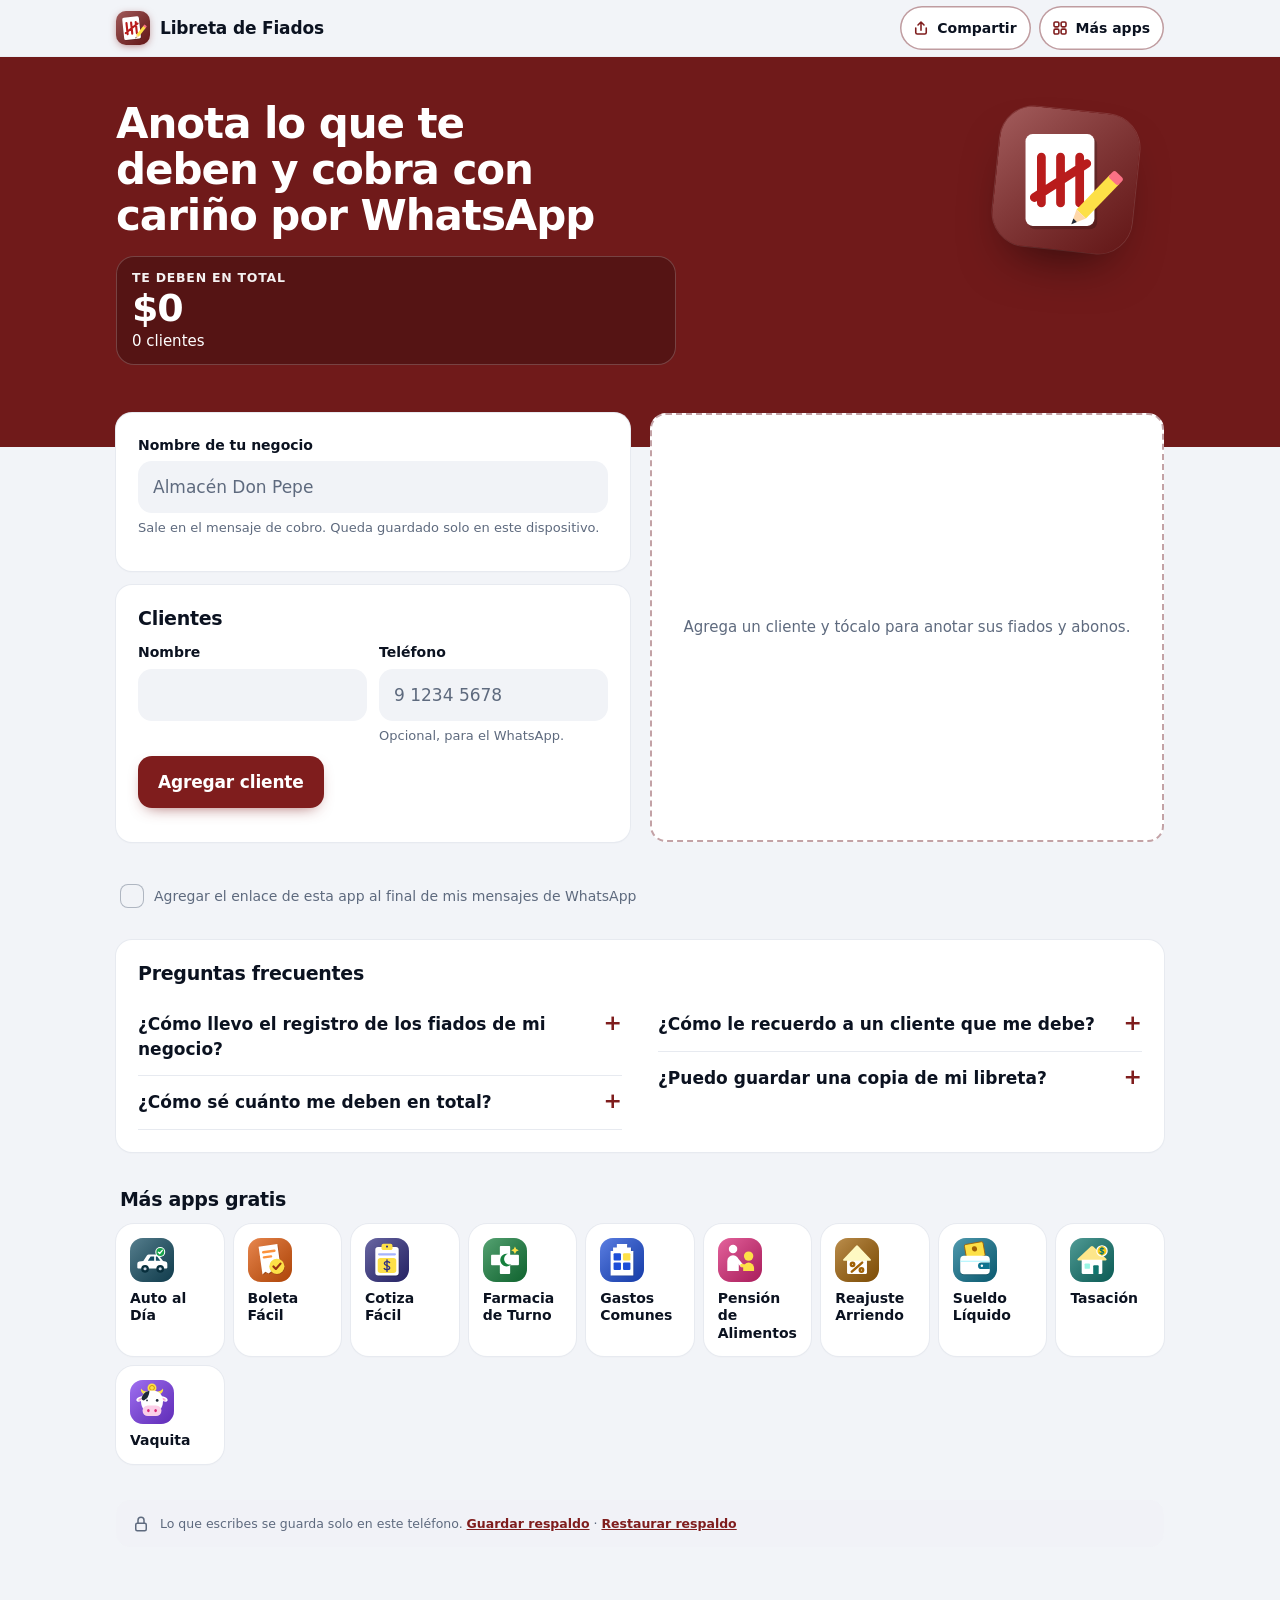
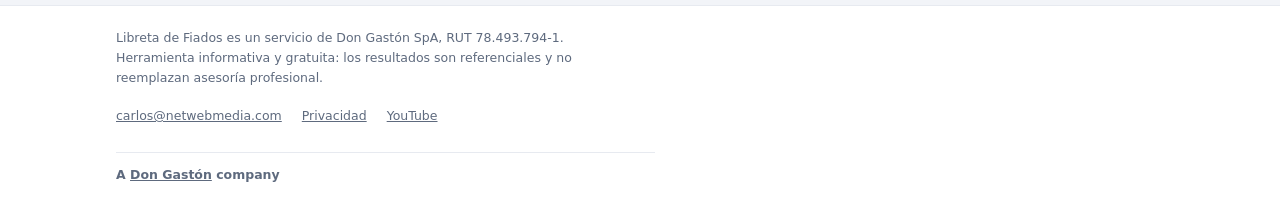
<file: tasacion-capacitor/www/libreta-fiados/index.html>
<!doctype html>
<html lang="es-CL" data-app="libreta-fiados">
<head>
  <meta charset="utf-8">
  <meta name="viewport" content="width=device-width, initial-scale=1, viewport-fit=cover">
  <meta http-equiv="Content-Security-Policy" content="default-src 'self'; script-src 'self'; style-src 'self' 'unsafe-inline'; img-src 'self' data:; connect-src 'self' https://netwebmedia.com https://dongaston.com; form-action 'none'">
  <title>Libreta de fiados online gratis para almacenes y ferias</title>
  <meta name="description" content="Libreta de fiados gratis para tu almacén o puesto: anota fiados y abonos por cliente, mira cuánto te deben y cobra con un recordatorio por WhatsApp.">
  <link rel="canonical" href="https://libreta-fiados.fracmo.ai/">
  <meta name="robots" content="index, follow">
  <meta property="og:site_name" content="Libreta de Fiados">
  <meta property="og:type" content="website">
  <meta property="og:locale" content="es_CL">
  <meta property="og:title" content="Libreta de Fiados: Anota lo que te deben y cobra con cariño por WhatsApp">
  <meta property="og:description" content="La libreta de fiados de tu almacén o puesto en la feria: anota lo fiado y los abonos de cada cliente, mira cuánto te deben en total y envía un recordatorio amable por WhatsApp. Sin registro.">
  <meta property="og:url" content="https://libreta-fiados.fracmo.ai/">
  <meta property="og:image" content="https://libreta-fiados.fracmo.ai/og.png">
  <meta property="og:image:width" content="1200">
  <meta property="og:image:height" content="630">
  <meta name="twitter:image" content="https://libreta-fiados.fracmo.ai/og.png">
  <meta name="twitter:card" content="summary_large_image">
  <meta name="color-scheme" content="light dark">
  <meta name="mobile-web-app-capable" content="yes">
  <meta name="apple-mobile-web-app-capable" content="yes">
  <meta name="apple-mobile-web-app-status-bar-style" content="black-translucent">
  <meta name="apple-mobile-web-app-title" content="Fiados">
  <link rel="apple-touch-icon" href="icon-180.png?v=3c89b04d">
  <meta name="theme-color" content="#7F1D1D">
  <link rel="icon" href="icon.svg?v=3c89b04d" type="image/svg+xml">
  <link rel="stylesheet" href="../shell.css?v=3b0b9131">
  <style>:root{--accent:#7F1D1D;--fill:#7F1D1D;--ink-on-bg:#7F1D1D}</style>
  <script type="application/ld+json">
  {"@context":"https://schema.org","@type":"WebApplication","name":"Libreta de Fiados","url":"https://libreta-fiados.fracmo.ai/","applicationCategory":"BusinessApplication","operatingSystem":"Web","inLanguage":"es-CL","isAccessibleForFree":true,"description":"La libreta de fiados de tu almacén o puesto en la feria: anota lo fiado y los abonos de cada cliente, mira cuánto te deben en total y envía un recordatorio amable por WhatsApp. Sin registro.","publisher":{"@type":"Organization","name":"Don Gastón SpA","url":"https://dongaston.com/"}}
  </script>
  <script type="application/ld+json">
  {"@context":"https://schema.org","@type":"FAQPage","mainEntity":[{"@type":"Question","name":"¿Cómo llevo el registro de los fiados de mi negocio?","acceptedAnswer":{"@type":"Answer","text":"Anotas cada fiado y cada abono por cliente. La herramienta te muestra el saldo de cada uno. Sirve para almacenes, ferias y negocios chicos."}},{"@type":"Question","name":"¿Cómo sé cuánto me deben en total?","acceptedAnswer":{"@type":"Answer","text":"La herramienta muestra el saldo por cliente y el total por cobrar, siempre al día con lo que anotas."}},{"@type":"Question","name":"¿Cómo le recuerdo a un cliente que me debe?","acceptedAnswer":{"@type":"Answer","text":"Puedes enviar un recordatorio amable por WhatsApp directo desde la herramienta."}},{"@type":"Question","name":"¿Puedo guardar una copia de mi libreta?","acceptedAnswer":{"@type":"Answer","text":"Sí, puedes descargar tu lista de clientes y movimientos como archivo CSV y abrirla en Excel. Como la información se guarda solo en tu dispositivo, conviene descargarla de vez en cuando."}}]}
  </script>
</head>
<body>
<header class="top">
  <div class="wrap">
    <a class="brand" href="./index.html"><img src="icon.svg?v=3c89b04d" alt="" width="34" height="34"><span>Libreta de Fiados</span></a>
    <nav class="nav"><button class="more" id="share" type="button" aria-label="Compartir" title="Compartir"><svg viewBox="0 0 24 24" width="18" height="18" fill="none" stroke="currentColor" stroke-width="2.1" stroke-linecap="round" stroke-linejoin="round" aria-hidden="true" focusable="false"><path d="M12 15V4M8 8l4-4 4 4"/><path d="M5 12v6a2 2 0 002 2h10a2 2 0 002-2v-6"/></svg><span>Compartir</span></button><a class="more" href="../index.html" aria-label="Más apps" title="Más apps"><svg viewBox="0 0 24 24" width="18" height="18" fill="none" stroke="currentColor" stroke-width="2.1" stroke-linecap="round" stroke-linejoin="round" aria-hidden="true" focusable="false"><rect x="4" y="4" width="6.5" height="6.5" rx="1.7"/><rect x="13.5" y="4" width="6.5" height="6.5" rx="1.7"/><rect x="4" y="13.5" width="6.5" height="6.5" rx="1.7"/><rect x="13.5" y="13.5" width="6.5" height="6.5" rx="1.7"/></svg><span>Más apps</span></a></nav>
  </div>
</header>

<div class="hero"><div class="wrap"><div class="hero-row"><h1>Anota lo que te deben y cobra con cariño por WhatsApp</h1><img class="hero-art" src="icon.svg?v=3c89b04d" alt="" width="168" height="168"></div><div class="live" role="status" data-idle="$0"><span class="live-k">Te deben en total</span><span class="live-v"></span><span class="live-s"></span></div></div></div>
<main class="wrap">
  <section class="card">
    <label>Nombre de tu negocio <small>Sale en el mensaje de cobro. Queda guardado solo en este dispositivo.</small>
      <input id="negocio" autocomplete="off" maxlength="50" placeholder="Almacén Don Pepe"></label>
  </section>

  <p id="saveMsg" class="bad" role="alert"></p>

  <section class="card">
    <h2>Clientes</h2>
    <form id="fCliente" class="row">
      <label>Nombre<input id="cNombre" autocomplete="off" maxlength="40" required></label>
      <label>Teléfono <small>Opcional, para el WhatsApp.</small><input id="cTel" type="tel" inputmode="tel" autocomplete="off" placeholder="9 1234 5678"></label>
      <div class="actions"><button class="btn" type="submit">Agregar cliente</button></div>
    </form>
    <ul id="clientes" class="list"></ul>
  </section>

  <div class="side" data-empty="" data-hint="Agrega un cliente y tócalo para anotar sus fiados y abonos.">
  <section class="card" id="detalle" hidden>
    <h2 id="dNombre"></h2>
    <p>Saldo: <span class="big" id="dSaldo">$0</span></p>
    <form id="fMov">
      <div class="row">
        <label>Tipo
          <select id="mTipo"><option value="fiado">Fiado</option><option value="abono">Abono</option></select></label>
        <label>Monto<input id="mMonto" inputmode="numeric" autocomplete="off" placeholder="$" required></label>
        <label>Fecha<input id="mFecha" type="date" required></label>
        <label>Nota <small>Opcional</small><input id="mNota" autocomplete="off" maxlength="60" placeholder="Pan, bebidas…"></label>
      </div>
      <div class="actions"><button class="btn" type="submit">Anotar</button></div>
      <p id="mMsg" class="bad" role="alert"></p>
    </form>
    <ul id="hist" class="list"></ul>
    <p id="waMsg" class="bad" role="alert"></p>
    <div class="actions">
      <a class="btn wa" id="dWa" target="_blank" rel="noopener">Recordar por WhatsApp</a>
      <button class="btn ghost" id="dCerrar" type="button">Cerrar</button>
      <button class="btn ghost" id="dQuitar" type="button">Quitar cliente</button>
    </div>
  </section>

  <section class="card">
    <div class="actions">
      <button class="btn ghost" id="csv" type="button">Descargar CSV</button>
      <button class="btn ghost" id="borrar" type="button">Borrar todo</button>
    </div>
  </section>
  </div>


  <label class="firma noprint"><input type="checkbox" id="firma" >Agregar el enlace de esta app al final de mis mensajes de WhatsApp</label>
  <div class="below">
  <section class="card faq noprint">
    <h2>Preguntas frecuentes</h2>
    <details><summary>¿Cómo llevo el registro de los fiados de mi negocio?</summary><p>Anotas cada fiado y cada abono por cliente. La herramienta te muestra el saldo de cada uno. Sirve para almacenes, ferias y negocios chicos.</p></details>
    <details><summary>¿Cómo sé cuánto me deben en total?</summary><p>La herramienta muestra el saldo por cliente y el total por cobrar, siempre al día con lo que anotas.</p></details>
    <details><summary>¿Cómo le recuerdo a un cliente que me debe?</summary><p>Puedes enviar un recordatorio amable por WhatsApp directo desde la herramienta.</p></details>
    <details><summary>¿Puedo guardar una copia de mi libreta?</summary><p>Sí, puedes descargar tu lista de clientes y movimientos como archivo CSV y abrirla en Excel. Como la información se guarda solo en tu dispositivo, conviene descargarla de vez en cuando.</p></details>
  </section>

  </div>
  <section class="others noprint">
    <h2>Más apps gratis</h2>
    <div class="strip">
      <a href="../auto-al-dia/index.html"><img src="../auto-al-dia/icon.svg?v=9d2658c4" alt="" width="44" height="44" loading="lazy">Auto al Día</a>
      <a href="../boleta-honorarios/index.html"><img src="../boleta-honorarios/icon.svg?v=f29785e6" alt="" width="44" height="44" loading="lazy">Boleta Fácil</a>
      <a href="../cotizador/index.html"><img src="../cotizador/icon.svg?v=65e77e67" alt="" width="44" height="44" loading="lazy">Cotiza Fácil</a>
      <a href="../farmacia-de-turno/index.html"><img src="../farmacia-de-turno/icon.svg?v=c72461da" alt="" width="44" height="44" loading="lazy">Farmacia de Turno</a>
      <a href="../gastos-comunes/index.html"><img src="../gastos-comunes/icon.svg?v=85e6d767" alt="" width="44" height="44" loading="lazy">Gastos Comunes</a>
      <a href="../pension-alimentos/index.html"><img src="../pension-alimentos/icon.svg?v=7b6941d0" alt="" width="44" height="44" loading="lazy">Pensión de Alimentos</a>
      <a href="../reajuste-arriendo/index.html"><img src="../reajuste-arriendo/icon.svg?v=c84f5634" alt="" width="44" height="44" loading="lazy">Reajuste Arriendo</a>
      <a href="../sueldo-liquido/index.html"><img src="../sueldo-liquido/icon.svg?v=0adc694d" alt="" width="44" height="44" loading="lazy">Sueldo Líquido</a>
      <a href="../tasacion/index.html"><img src="../tasacion/icon.svg?v=45100cb4" alt="" width="44" height="44" loading="lazy">Tasación</a>
      <a href="../vaquita/index.html"><img src="../vaquita/icon.svg?v=41f14c45" alt="" width="44" height="44" loading="lazy">Vaquita</a>
    </div>
  </section>
  <p class="local"><span>Lo que escribes se guarda solo en este teléfono. <button class="lnk noprint" type="button" id="bkOut">Guardar respaldo</button> · <button class="lnk noprint" type="button" id="bkIn">Restaurar respaldo</button><input type="file" id="bkFile" accept="application/json,.json" hidden> <span id="bkMsg" class="bad" role="alert"></span></span></p>
</main>
<footer class="foot">
  <div class="wrap">
    <p>Libreta de Fiados es un servicio de Don Gastón SpA, RUT 78.493.794-1. Herramienta informativa y gratuita: los resultados son referenciales y no reemplazan asesoría profesional.</p>
    <nav class="flinks" aria-label="Enlaces del sitio"><a href="mailto:carlos@netwebmedia.com">carlos@netwebmedia.com</a><a href="https://dongaston.com/privacidad.html">Privacidad</a><a href="https://www.youtube.com/@appsparachile" rel="me noopener" target="_blank">YouTube</a></nav>
    <p class="dg-credit">A <a href="https://dongaston.com/">Don Gastón</a> company</p>
  </div>
</footer>
<script src="../shell.js?v=3b0b9131" defer></script>
<script src="logic.js?v=3c89b04d" defer></script>
<script src="ui.js?v=3c89b04d" defer></script>

</body>
</html>
</file>
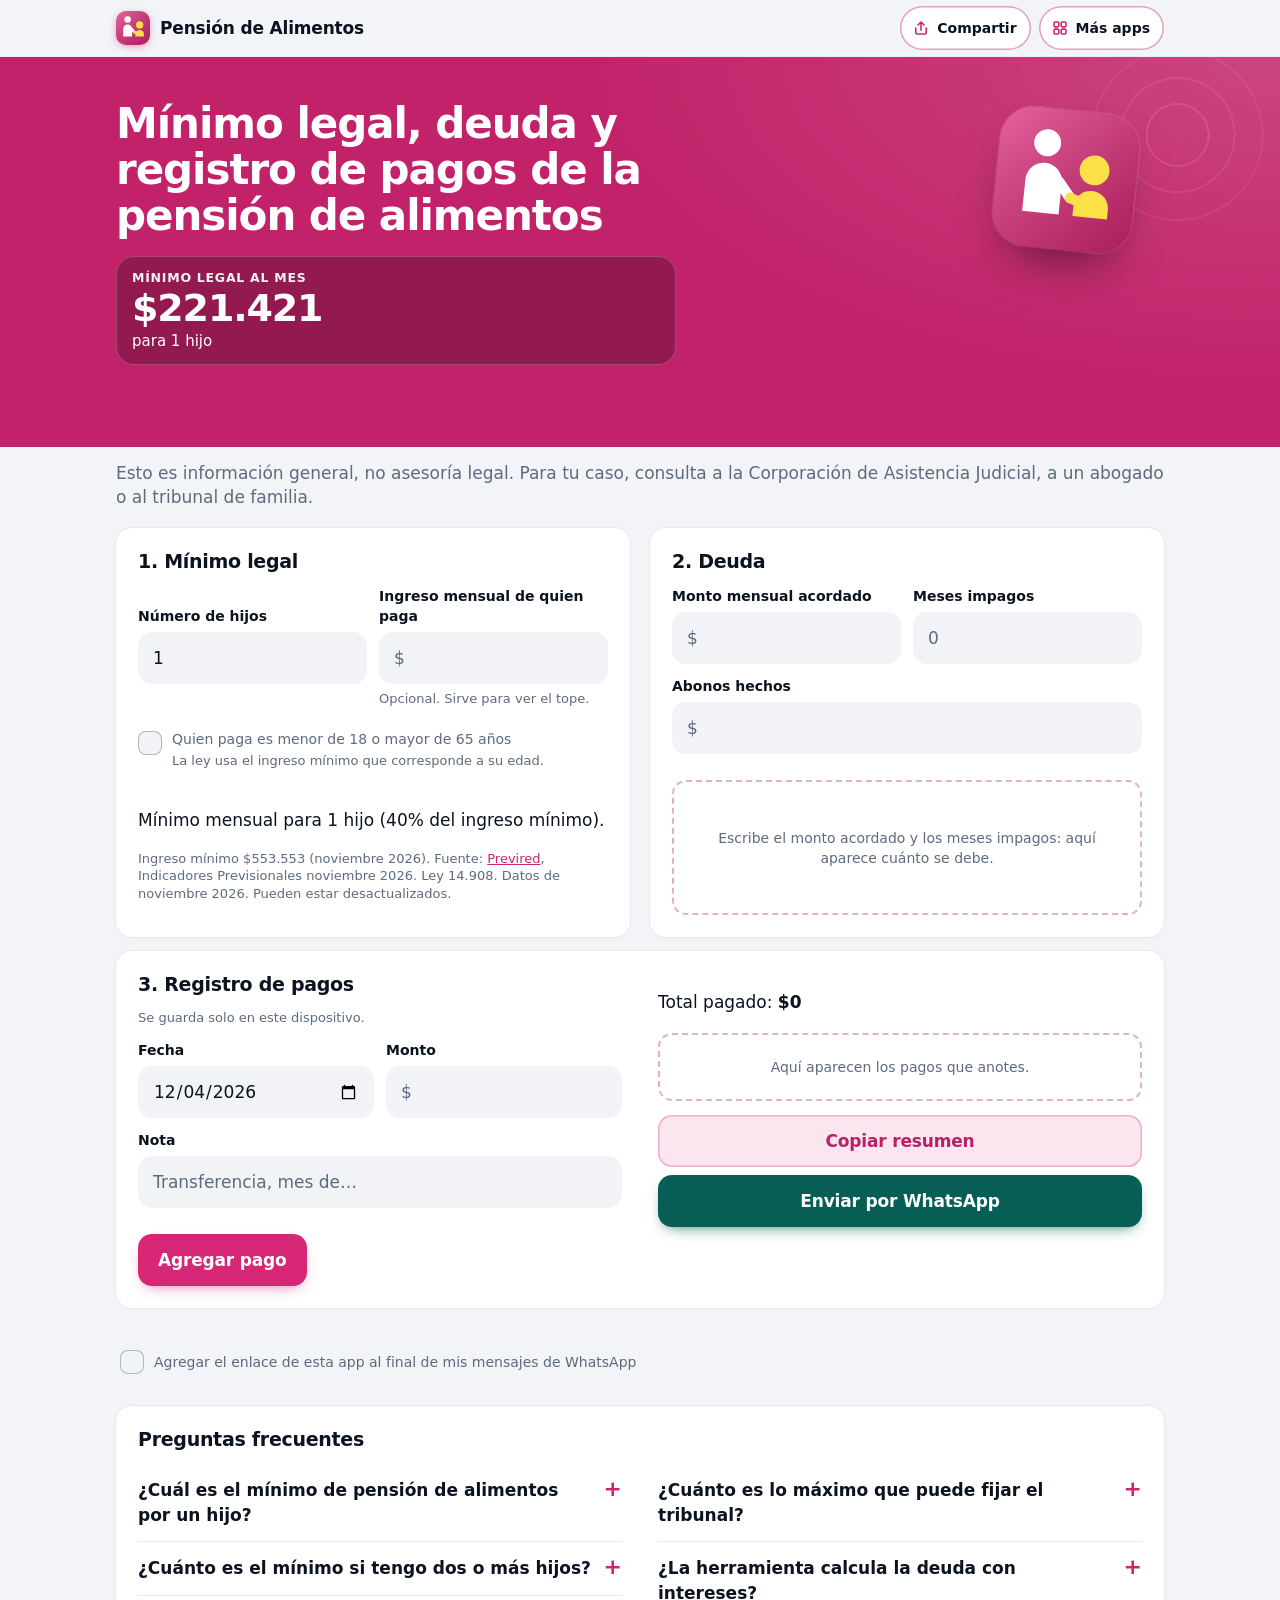
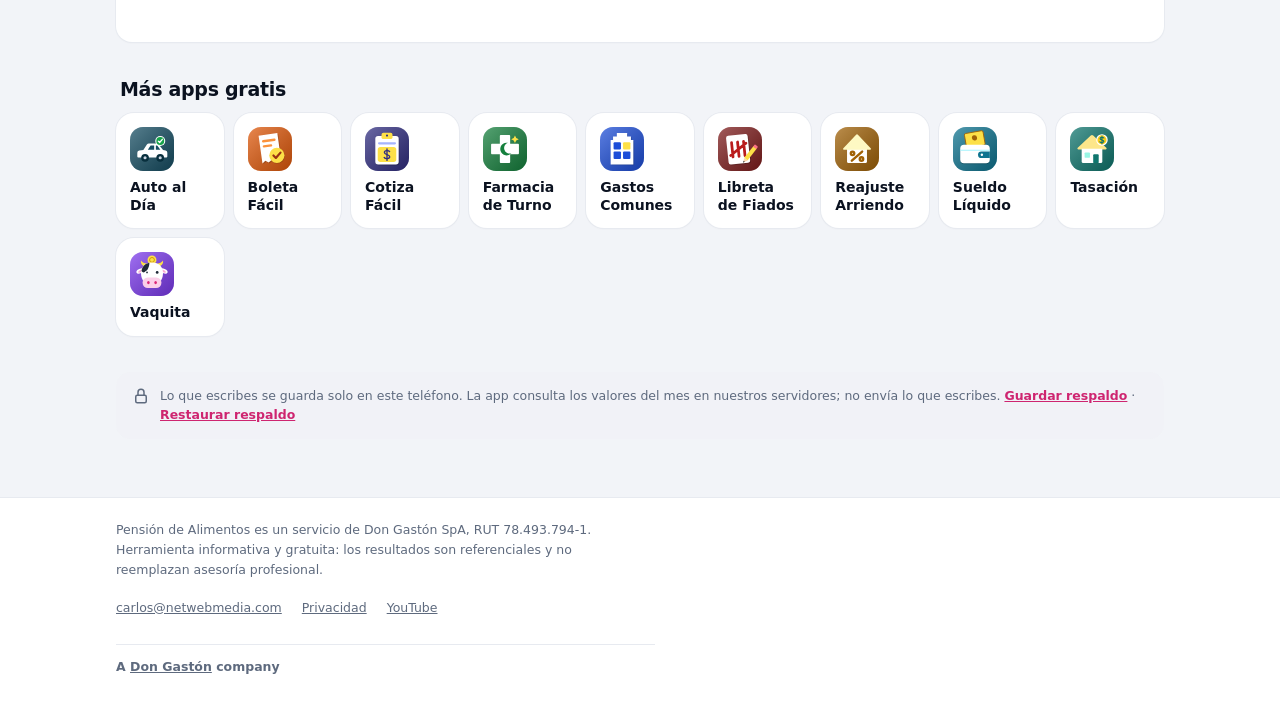
<file: tasacion-capacitor/www/pension-alimentos/index.html>
<!doctype html>
<html lang="es-CL" data-app="pension-alimentos">
<head>
  <meta charset="utf-8">
  <meta name="viewport" content="width=device-width, initial-scale=1, viewport-fit=cover">
  <meta http-equiv="Content-Security-Policy" content="default-src 'self'; script-src 'self'; style-src 'self' 'unsafe-inline'; img-src 'self' data:; connect-src 'self' https://netwebmedia.com https://dongaston.com; form-action 'none'">
  <title>Pensión de alimentos: mínimo legal, deuda y pagos</title>
  <meta name="description" content="Calcula el mínimo legal de la pensión de alimentos según el número de hijos, el saldo adeudado y lleva el registro de tus pagos. Solo información.">
  <link rel="canonical" href="https://pension-alimentos.fracmo.ai/">
  <meta name="robots" content="index, follow">
  <meta property="og:site_name" content="Pensión de Alimentos">
  <meta property="og:type" content="website">
  <meta property="og:locale" content="es_CL">
  <meta property="og:title" content="Pensión de Alimentos: Mínimo legal, deuda y registro de pagos de la pensión de alimentos">
  <meta property="og:description" content="Mira el mínimo legal de la pensión de alimentos según el ingreso mínimo y el número de hijos, calcula el saldo adeudado y lleva un registro de pagos en tu dispositivo. Es información, no asesoría.">
  <meta property="og:url" content="https://pension-alimentos.fracmo.ai/">
  <meta property="og:image" content="https://pension-alimentos.fracmo.ai/og.png">
  <meta property="og:image:width" content="1200">
  <meta property="og:image:height" content="630">
  <meta name="twitter:image" content="https://pension-alimentos.fracmo.ai/og.png">
  <meta name="twitter:card" content="summary_large_image">
  <meta name="color-scheme" content="light dark">
  <meta name="mobile-web-app-capable" content="yes">
  <meta name="apple-mobile-web-app-capable" content="yes">
  <meta name="apple-mobile-web-app-status-bar-style" content="black-translucent">
  <meta name="apple-mobile-web-app-title" content="Alimentos">
  <link rel="apple-touch-icon" href="icon-180.png?v=94e4c178">
  <meta name="theme-color" content="#DB2777">
  <link rel="icon" href="icon.svg?v=94e4c178" type="image/svg+xml">
  <link rel="stylesheet" href="../shell.css?v=3b0b9131">
  <style>:root{--accent:#DB2777;--fill:#D72675;--ink-on-bg:#CE2570}</style>
  <script type="application/ld+json">
  {"@context":"https://schema.org","@type":"WebApplication","name":"Pensión de Alimentos","url":"https://pension-alimentos.fracmo.ai/","applicationCategory":"FinanceApplication","operatingSystem":"Web","inLanguage":"es-CL","isAccessibleForFree":true,"description":"Mira el mínimo legal de la pensión de alimentos según el ingreso mínimo y el número de hijos, calcula el saldo adeudado y lleva un registro de pagos en tu dispositivo. Es información, no asesoría.","publisher":{"@type":"Organization","name":"Don Gastón SpA","url":"https://dongaston.com/"}}
  </script>
  <script type="application/ld+json">
  {"@context":"https://schema.org","@type":"FAQPage","mainEntity":[{"@type":"Question","name":"¿Cuál es el mínimo de pensión de alimentos por un hijo?","acceptedAnswer":{"@type":"Answer","text":"Según la Ley 14.908, el mínimo por un hijo es el 40% del ingreso mínimo. Es una referencia, y cada caso lo define el tribunal. Si quien paga es menor de 18 o mayor de 65, se usa el ingreso mínimo que corresponde a su edad."}},{"@type":"Question","name":"¿Cuánto es el mínimo si tengo dos o más hijos?","acceptedAnswer":{"@type":"Answer","text":"Con dos o más hijos, el mínimo es el 30% del ingreso mínimo por cada uno, según la Ley 14.908."}},{"@type":"Question","name":"¿Cuánto es lo máximo que puede fijar el tribunal?","acceptedAnswer":{"@type":"Answer","text":"El tribunal no puede fijar más del 50% de las rentas de quien paga, salvo razones fundadas."}},{"@type":"Question","name":"¿La herramienta calcula la deuda con intereses?","acceptedAnswer":{"@type":"Answer","text":"Calcula la deuda sin intereses. El reajuste y los intereses los fija el tribunal. Es solo información, no asesoría legal."}}]}
  </script>
</head>
<body>
<header class="top">
  <div class="wrap">
    <a class="brand" href="./index.html"><img src="icon.svg?v=94e4c178" alt="" width="34" height="34"><span>Pensión de Alimentos</span></a>
    <nav class="nav"><button class="more" id="share" type="button" aria-label="Compartir" title="Compartir"><svg viewBox="0 0 24 24" width="18" height="18" fill="none" stroke="currentColor" stroke-width="2.1" stroke-linecap="round" stroke-linejoin="round" aria-hidden="true" focusable="false"><path d="M12 15V4M8 8l4-4 4 4"/><path d="M5 12v6a2 2 0 002 2h10a2 2 0 002-2v-6"/></svg><span>Compartir</span></button><a class="more" href="../index.html" aria-label="Más apps" title="Más apps"><svg viewBox="0 0 24 24" width="18" height="18" fill="none" stroke="currentColor" stroke-width="2.1" stroke-linecap="round" stroke-linejoin="round" aria-hidden="true" focusable="false"><rect x="4" y="4" width="6.5" height="6.5" rx="1.7"/><rect x="13.5" y="4" width="6.5" height="6.5" rx="1.7"/><rect x="4" y="13.5" width="6.5" height="6.5" rx="1.7"/><rect x="13.5" y="13.5" width="6.5" height="6.5" rx="1.7"/></svg><span>Más apps</span></a></nav>
  </div>
</header>

<div class="hero"><div class="wrap"><div class="hero-row"><h1>Mínimo legal, deuda y registro de pagos de la pensión de alimentos</h1><img class="hero-art" src="icon.svg?v=94e4c178" alt="" width="168" height="168"></div><div class="live" role="status" data-idle="$0"><span class="live-k">Mínimo legal al mes</span><span class="live-v"></span><span class="live-s"></span></div></div></div>
<main class="wrap">
  <p class="lead">Esto es información general, no asesoría legal. Para tu caso, consulta a la Corporación de Asistencia Judicial, a un abogado o al tribunal de familia.</p>

  <form id="fMin" class="card">
    <h2>1. Mínimo legal</h2>
    <div class="row">
      <label>Número de hijos<input id="nHijos" inputmode="numeric" autocomplete="off" value="1"></label>
      <label>Ingreso mensual de quien paga <small>Opcional. Sirve para ver el tope.</small><input id="nIngreso" inputmode="numeric" autocomplete="off" placeholder="$"></label>
      <label class="check"><input id="nEdad" type="checkbox"><span>Quien paga es menor de 18 o mayor de 65 años <small>La ley usa el ingreso mínimo que corresponde a su edad.</small></span></label>
    </div>
    <p id="nMsg" class="bad" role="alert"></p>
    <div id="nOut" hidden>
      <p id="nDetail"></p>
      <p id="nTope"></p>
      <p class="hint" id="nRef"></p>
    </div>
  </form>

  <div class="side pair" data-empty="">
  <form id="fDeuda" class="card">
    <h2>2. Deuda</h2>
    <div class="row">
      <label>Monto mensual acordado<input id="dMonto" inputmode="numeric" autocomplete="off" placeholder="$"></label>
      <label>Meses impagos<input id="dMeses" inputmode="numeric" autocomplete="off" placeholder="0"></label>
      <label>Abonos hechos<input id="dAbonos" inputmode="numeric" autocomplete="off" placeholder="$"></label>
    </div>
    <div id="dOut" hidden>
      <div class="big" id="dBig"></div>
      <p id="dDetail"></p>
      <p class="hint">Es solo el capital: el reajuste y los intereses los fija el tribunal.</p>
    </div>
    <p class="if-empty">Escribe el monto acordado y los meses impagos: aquí aparece cuánto se debe.</p>
  </form>
  </div>

  <section class="card span two">
    <div>
    <h2>3. Registro de pagos</h2>
    <p class="hint">Se guarda solo en este dispositivo.</p>
    <form id="fPago">
      <div class="row">
        <label>Fecha<input id="pFecha" type="date" required></label>
        <label>Monto<input id="pMonto" inputmode="numeric" autocomplete="off" placeholder="$" required></label>
        <label>Nota<input id="pNota" autocomplete="off" maxlength="60" placeholder="Transferencia, mes de…"></label>
      </div>
      <div class="actions"><button class="btn" type="submit">Agregar pago</button></div>
      <p id="pMsg" class="bad" role="alert"></p>
    </form>
    </div>
    <div>
    <p>Total pagado: <b id="pTotal"></b></p>
    <ul id="pList" class="list"></ul>
    <p class="if-empty">Aquí aparecen los pagos que anotes.</p>
    <div class="actions">
      <button class="btn ghost" id="cResumen" type="button">Copiar resumen</button>
      <a class="btn wa" id="cWa" target="_blank" rel="noopener">Enviar por WhatsApp</a>
    </div>
    </div>
  </section>

  <label class="firma noprint"><input type="checkbox" id="firma" >Agregar el enlace de esta app al final de mis mensajes de WhatsApp</label>
  <div class="below">
  <section class="card faq noprint">
    <h2>Preguntas frecuentes</h2>
    <details><summary>¿Cuál es el mínimo de pensión de alimentos por un hijo?</summary><p>Según la Ley 14.908, el mínimo por un hijo es el 40% del ingreso mínimo. Es una referencia, y cada caso lo define el tribunal. Si quien paga es menor de 18 o mayor de 65, se usa el ingreso mínimo que corresponde a su edad.</p></details>
    <details><summary>¿Cuánto es el mínimo si tengo dos o más hijos?</summary><p>Con dos o más hijos, el mínimo es el 30% del ingreso mínimo por cada uno, según la Ley 14.908.</p></details>
    <details><summary>¿Cuánto es lo máximo que puede fijar el tribunal?</summary><p>El tribunal no puede fijar más del 50% de las rentas de quien paga, salvo razones fundadas.</p></details>
    <details><summary>¿La herramienta calcula la deuda con intereses?</summary><p>Calcula la deuda sin intereses. El reajuste y los intereses los fija el tribunal. Es solo información, no asesoría legal.</p></details>
  </section>

  </div>
  <section class="others noprint">
    <h2>Más apps gratis</h2>
    <div class="strip">
      <a href="../auto-al-dia/index.html"><img src="../auto-al-dia/icon.svg?v=9d2658c4" alt="" width="44" height="44" loading="lazy">Auto al Día</a>
      <a href="../boleta-honorarios/index.html"><img src="../boleta-honorarios/icon.svg?v=f29785e6" alt="" width="44" height="44" loading="lazy">Boleta Fácil</a>
      <a href="../cotizador/index.html"><img src="../cotizador/icon.svg?v=65e77e67" alt="" width="44" height="44" loading="lazy">Cotiza Fácil</a>
      <a href="../farmacia-de-turno/index.html"><img src="../farmacia-de-turno/icon.svg?v=c72461da" alt="" width="44" height="44" loading="lazy">Farmacia de Turno</a>
      <a href="../gastos-comunes/index.html"><img src="../gastos-comunes/icon.svg?v=85e6d767" alt="" width="44" height="44" loading="lazy">Gastos Comunes</a>
      <a href="../libreta-fiados/index.html"><img src="../libreta-fiados/icon.svg?v=95e91e36" alt="" width="44" height="44" loading="lazy">Libreta de Fiados</a>
      <a href="../reajuste-arriendo/index.html"><img src="../reajuste-arriendo/icon.svg?v=c84f5634" alt="" width="44" height="44" loading="lazy">Reajuste Arriendo</a>
      <a href="../sueldo-liquido/index.html"><img src="../sueldo-liquido/icon.svg?v=0adc694d" alt="" width="44" height="44" loading="lazy">Sueldo Líquido</a>
      <a href="../tasacion/index.html"><img src="../tasacion/icon.svg?v=45100cb4" alt="" width="44" height="44" loading="lazy">Tasación</a>
      <a href="../vaquita/index.html"><img src="../vaquita/icon.svg?v=41f14c45" alt="" width="44" height="44" loading="lazy">Vaquita</a>
    </div>
  </section>
  <p class="local"><span>Lo que escribes se guarda solo en este teléfono. La app consulta los valores del mes en nuestros servidores; no envía lo que escribes. <button class="lnk noprint" type="button" id="bkOut">Guardar respaldo</button> · <button class="lnk noprint" type="button" id="bkIn">Restaurar respaldo</button><input type="file" id="bkFile" accept="application/json,.json" hidden> <span id="bkMsg" class="bad" role="alert"></span></span></p>
</main>
<footer class="foot">
  <div class="wrap">
    <p>Pensión de Alimentos es un servicio de Don Gastón SpA, RUT 78.493.794-1. Herramienta informativa y gratuita: los resultados son referenciales y no reemplazan asesoría profesional.</p>
    <nav class="flinks" aria-label="Enlaces del sitio"><a href="mailto:carlos@netwebmedia.com">carlos@netwebmedia.com</a><a href="https://dongaston.com/privacidad.html">Privacidad</a><a href="https://www.youtube.com/@appsparachile" rel="me noopener" target="_blank">YouTube</a></nav>
    <p class="dg-credit">A <a href="https://dongaston.com/">Don Gastón</a> company</p>
  </div>
</footer>
<script src="../shell.js?v=3b0b9131" defer></script>
<script src="data.js?v=94e4c178" defer></script>
<script src="logic.js?v=94e4c178" defer></script>
<script src="ui.js?v=94e4c178" defer></script>

</body>
</html>
</file>
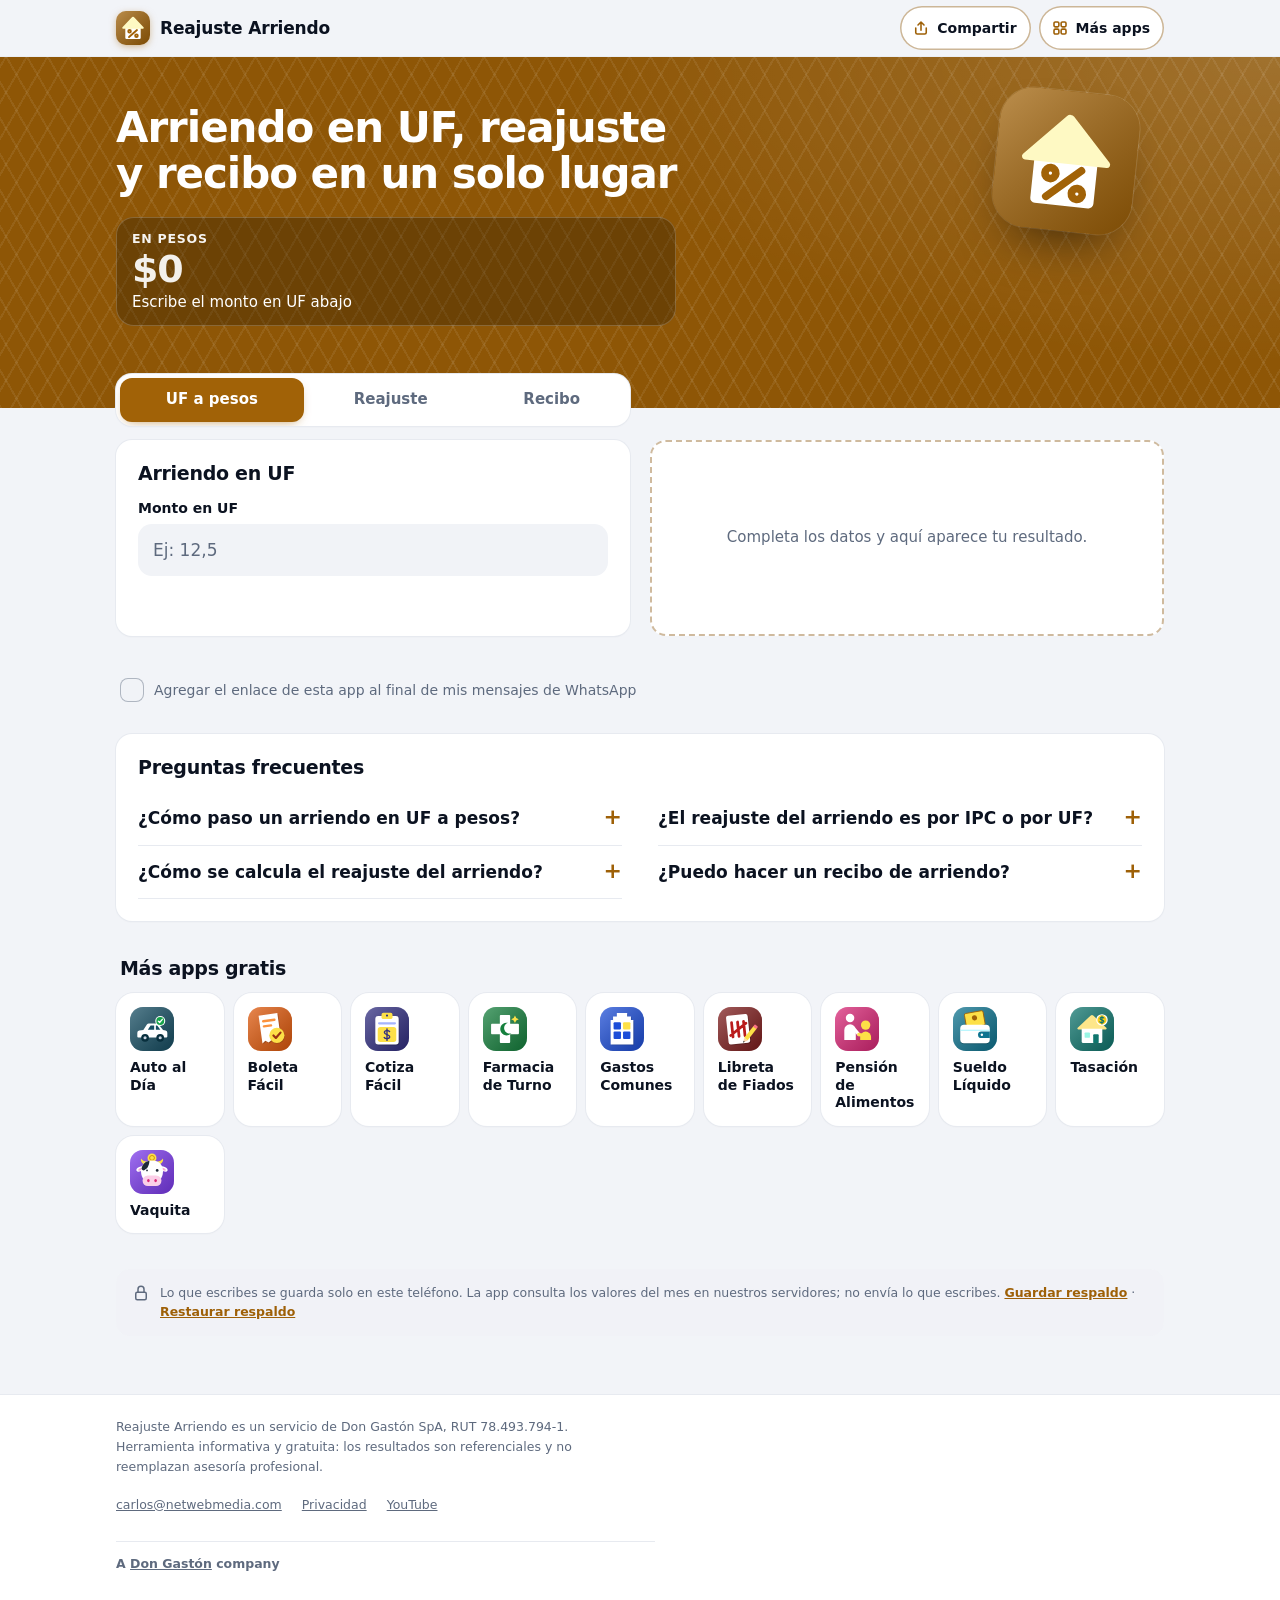
<file: tasacion-capacitor/www/reajuste-arriendo/index.html>
<!doctype html>
<html lang="es-CL" data-app="reajuste-arriendo">
<head>
  <meta charset="utf-8">
  <meta name="viewport" content="width=device-width, initial-scale=1, viewport-fit=cover">
  <meta http-equiv="Content-Security-Policy" content="default-src 'self'; script-src 'self'; style-src 'self' 'unsafe-inline'; img-src 'self' data:; connect-src 'self' https://netwebmedia.com https://dongaston.com; form-action 'none'">
  <title>Reajuste de arriendo en UF: calculadora y recibo gratis</title>
  <meta name="description" content="Calcula el reajuste de tu arriendo con la variación de la UF o el IPC, convierte el arriendo de UF a pesos y arma el recibo para enviar por WhatsApp.">
  <link rel="canonical" href="https://reajuste-arriendo.fracmo.ai/">
  <meta name="robots" content="index, follow">
  <meta property="og:site_name" content="Reajuste Arriendo">
  <meta property="og:type" content="website">
  <meta property="og:locale" content="es_CL">
  <meta property="og:title" content="Reajuste Arriendo: Arriendo en UF, reajuste y recibo en un solo lugar">
  <meta property="og:description" content="Convierte tu arriendo de UF a pesos con el valor de hoy, calcula el reajuste con el IPC del INE o la variación de la UF, y arma el recibo de arriendo para enviar por WhatsApp.">
  <meta property="og:url" content="https://reajuste-arriendo.fracmo.ai/">
  <meta property="og:image" content="https://reajuste-arriendo.fracmo.ai/og.png">
  <meta property="og:image:width" content="1200">
  <meta property="og:image:height" content="630">
  <meta name="twitter:image" content="https://reajuste-arriendo.fracmo.ai/og.png">
  <meta name="twitter:card" content="summary_large_image">
  <meta name="color-scheme" content="light dark">
  <meta name="mobile-web-app-capable" content="yes">
  <meta name="apple-mobile-web-app-capable" content="yes">
  <meta name="apple-mobile-web-app-status-bar-style" content="black-translucent">
  <meta name="apple-mobile-web-app-title" content="Arriendo">
  <link rel="apple-touch-icon" href="icon-180.png?v=58f52b57">
  <meta name="theme-color" content="#A16207">
  <link rel="icon" href="icon.svg?v=58f52b57" type="image/svg+xml">
  <link rel="stylesheet" href="../shell.css?v=3b0b9131">
  <style>:root{--accent:#A16207;--fill:#A16207;--ink-on-bg:#9E6007}</style>
  <script type="application/ld+json">
  {"@context":"https://schema.org","@type":"WebApplication","name":"Reajuste Arriendo","url":"https://reajuste-arriendo.fracmo.ai/","applicationCategory":"FinanceApplication","operatingSystem":"Web","inLanguage":"es-CL","isAccessibleForFree":true,"description":"Convierte tu arriendo de UF a pesos con el valor de hoy, calcula el reajuste con el IPC del INE o la variación de la UF, y arma el recibo de arriendo para enviar por WhatsApp.","publisher":{"@type":"Organization","name":"Don Gastón SpA","url":"https://dongaston.com/"}}
  </script>
  <script type="application/ld+json">
  {"@context":"https://schema.org","@type":"FAQPage","mainEntity":[{"@type":"Question","name":"¿Cómo paso un arriendo en UF a pesos?","acceptedAnswer":{"@type":"Answer","text":"Ingresas el valor en UF y la herramienta lo convierte a pesos con la UF del día. El resultado es referencial."}},{"@type":"Question","name":"¿Cómo se calcula el reajuste del arriendo?","acceptedAnswer":{"@type":"Answer","text":"Eliges el IPC del INE o la variación de la UF entre dos meses, o escribes un porcentaje a mano. Con IPC, para 12 meses o 1 mes se usa la variación oficial publicada por el INE."}},{"@type":"Question","name":"¿El reajuste del arriendo es por IPC o por UF?","acceptedAnswer":{"@type":"Answer","text":"Depende de tu contrato: lo que manda es su cláusula de reajuste. La herramienta calcula las dos: la variación del IPC con las cifras del INE y la variación de la UF entre dos meses, que sigue al IPC con cerca de un mes de desfase."}},{"@type":"Question","name":"¿Puedo hacer un recibo de arriendo?","acceptedAnswer":{"@type":"Answer","text":"Sí. La herramienta genera un recibo de arriendo que puedes enviar por WhatsApp o imprimir."}}]}
  </script>
</head>
<body>
<header class="top">
  <div class="wrap">
    <a class="brand" href="./index.html"><img src="icon.svg?v=58f52b57" alt="" width="34" height="34"><span>Reajuste Arriendo</span></a>
    <nav class="nav"><button class="more" id="share" type="button" aria-label="Compartir" title="Compartir"><svg viewBox="0 0 24 24" width="18" height="18" fill="none" stroke="currentColor" stroke-width="2.1" stroke-linecap="round" stroke-linejoin="round" aria-hidden="true" focusable="false"><path d="M12 15V4M8 8l4-4 4 4"/><path d="M5 12v6a2 2 0 002 2h10a2 2 0 002-2v-6"/></svg><span>Compartir</span></button><a class="more" href="../index.html" aria-label="Más apps" title="Más apps"><svg viewBox="0 0 24 24" width="18" height="18" fill="none" stroke="currentColor" stroke-width="2.1" stroke-linecap="round" stroke-linejoin="round" aria-hidden="true" focusable="false"><rect x="4" y="4" width="6.5" height="6.5" rx="1.7"/><rect x="13.5" y="4" width="6.5" height="6.5" rx="1.7"/><rect x="4" y="13.5" width="6.5" height="6.5" rx="1.7"/><rect x="13.5" y="13.5" width="6.5" height="6.5" rx="1.7"/></svg><span>Más apps</span></a></nav>
  </div>
</header>

<div class="hero"><div class="wrap"><div class="hero-row"><h1>Arriendo en UF, reajuste y recibo en un solo lugar</h1><img class="hero-art" src="icon.svg?v=58f52b57" alt="" width="168" height="168"></div><div class="live" role="status" data-idle="$0"><span class="live-k">En pesos</span><span class="live-v"></span><span class="live-s"></span></div></div></div>
<main class="wrap">
  <style>#rcTexto{white-space:pre-wrap;margin:0;font:inherit}</style>
  <div class="tabs noprint" role="tablist">
    <button type="button" role="tab" data-tab="pUf" aria-selected="true">UF a pesos</button>
    <button type="button" role="tab" data-tab="pRe" aria-selected="false">Reajuste</button>
    <button type="button" role="tab" data-tab="pRec" aria-selected="false">Recibo</button>
  </div>

  <section id="pUf">
    <div class="card">
      <h2>Arriendo en UF</h2>
      <label>Monto en UF<input id="ufMonto" inputmode="decimal" autocomplete="off" placeholder="Ej: 12,5"></label>
    </div>
    <div class="card out" id="ufOut" hidden>
      <p><span id="ufLead">Hoy son</span> <span class="big" id="ufPesos">$0</span></p>
      <p class="hint" id="ufFuente">Buscando el valor de la UF…</p>
    </div>
  </section>

  <section id="pRe" hidden>
    <div class="card">
      <h2>Reajuste del arriendo</h2>
      <label>Arriendo actual en pesos<input id="reMonto" inputmode="numeric" autocomplete="off" placeholder="$"></label>
      <div class="segf">
        <span id="reFuenteL" class="segl">Reajustar según</span>
        <div class="seg" role="radiogroup" aria-labelledby="reFuenteL">
          <label><input type="radio" name="reFuente" value="ipc" checked><span>IPC del INE</span></label>
          <label><input type="radio" name="reFuente" value="uf"><span>Variación de la UF</span></label>
        </div>
      </div>
      <div class="row">
        <label>Desde<input id="reDesde" type="month"></label>
        <label>Hasta<input id="reHasta" type="month"></label>
      </div>
      <p class="hint" id="reAuto">Buscando el IPC del INE…</p>
      <p class="hint" id="reIpcInfo" hidden></p>
      <label>% de reajuste a usar <small>Opcional. Si tu contrato usa otra cifra, escríbela aquí y reemplaza a la calculada.</small>
        <input id="reManual" inputmode="decimal" autocomplete="off" placeholder="Ej: 4,2"></label>
      <p class="hint">Con IPC se usan las cifras del INE (base 2023=100): para 12 meses o 1 mes, la variación oficial publicada; para otros plazos, la razón entre los índices. Con UF se compara la UF del día 1 de cada mes, que sigue al IPC con cerca de un mes de desfase. Lo que manda es la cláusula de tu contrato.</p>
    </div>
    <div class="card out" id="reOut" hidden>
      <p>Reajuste aplicado: <b id="rePct"></b></p>
      <p>Arriendo nuevo <span class="big" id="reNuevo"></span></p>
      <p>Diferencia: <b id="reDif"></b> al mes</p>
      <div class="scroll"><table class="t"><tbody id="reTabla"></tbody></table></div>
      <p class="hint">Si tu contrato dice IPC, confirma la variación en ine.gob.cl.</p>
    </div>
  </section>

  <section id="pRec" hidden>
    <div class="card">
      <h2>Recibo de arriendo</h2>
      <div class="row">
        <label>Arrendador<input id="rcArrendador" autocomplete="off" maxlength="60"></label>
        <label>Arrendatario<input id="rcArrendatario" autocomplete="off" maxlength="60"></label>
      </div>
      <label>Dirección de la propiedad<input id="rcDir" autocomplete="off" maxlength="100"></label>
      <div class="row">
        <label>Mes que se paga<input id="rcMes" type="month"></label>
        <label>Monto<input id="rcMonto" inputmode="numeric" autocomplete="off" placeholder="$"></label>
        <label>Fecha de pago<input id="rcFecha" type="date"></label>
        <label>Forma de pago<input id="rcForma" autocomplete="off" maxlength="40" placeholder="Transferencia, efectivo…"></label>
      </div>
      <p class="hint">Arrendador, arrendatario y dirección quedan guardados solo en este dispositivo.</p>
    </div>
    <div class="card out">
      <p class="hint">Es un recibo simple, no un documento tributario.</p>
      <pre id="rcTexto"></pre>
      <div class="actions">
        <a class="btn wa" id="rcWa" target="_blank" rel="noopener">Enviar por WhatsApp</a>
        <button class="btn ghost" id="rcCopy" type="button">Copiar</button>
        <button class="btn ghost" id="rcPrint" type="button">Imprimir</button>
      </div>
    </div>
  </section>

  <label class="firma noprint"><input type="checkbox" id="firma" >Agregar el enlace de esta app al final de mis mensajes de WhatsApp</label>
  <div class="below">
  <section class="card faq noprint">
    <h2>Preguntas frecuentes</h2>
    <details><summary>¿Cómo paso un arriendo en UF a pesos?</summary><p>Ingresas el valor en UF y la herramienta lo convierte a pesos con la UF del día. El resultado es referencial.</p></details>
    <details><summary>¿Cómo se calcula el reajuste del arriendo?</summary><p>Eliges el IPC del INE o la variación de la UF entre dos meses, o escribes un porcentaje a mano. Con IPC, para 12 meses o 1 mes se usa la variación oficial publicada por el INE.</p></details>
    <details><summary>¿El reajuste del arriendo es por IPC o por UF?</summary><p>Depende de tu contrato: lo que manda es su cláusula de reajuste. La herramienta calcula las dos: la variación del IPC con las cifras del INE y la variación de la UF entre dos meses, que sigue al IPC con cerca de un mes de desfase.</p></details>
    <details><summary>¿Puedo hacer un recibo de arriendo?</summary><p>Sí. La herramienta genera un recibo de arriendo que puedes enviar por WhatsApp o imprimir.</p></details>
  </section>

  </div>
  <section class="others noprint">
    <h2>Más apps gratis</h2>
    <div class="strip">
      <a href="../auto-al-dia/index.html"><img src="../auto-al-dia/icon.svg?v=9d2658c4" alt="" width="44" height="44" loading="lazy">Auto al Día</a>
      <a href="../boleta-honorarios/index.html"><img src="../boleta-honorarios/icon.svg?v=f29785e6" alt="" width="44" height="44" loading="lazy">Boleta Fácil</a>
      <a href="../cotizador/index.html"><img src="../cotizador/icon.svg?v=65e77e67" alt="" width="44" height="44" loading="lazy">Cotiza Fácil</a>
      <a href="../farmacia-de-turno/index.html"><img src="../farmacia-de-turno/icon.svg?v=c72461da" alt="" width="44" height="44" loading="lazy">Farmacia de Turno</a>
      <a href="../gastos-comunes/index.html"><img src="../gastos-comunes/icon.svg?v=85e6d767" alt="" width="44" height="44" loading="lazy">Gastos Comunes</a>
      <a href="../libreta-fiados/index.html"><img src="../libreta-fiados/icon.svg?v=95e91e36" alt="" width="44" height="44" loading="lazy">Libreta de Fiados</a>
      <a href="../pension-alimentos/index.html"><img src="../pension-alimentos/icon.svg?v=7b6941d0" alt="" width="44" height="44" loading="lazy">Pensión de Alimentos</a>
      <a href="../sueldo-liquido/index.html"><img src="../sueldo-liquido/icon.svg?v=0adc694d" alt="" width="44" height="44" loading="lazy">Sueldo Líquido</a>
      <a href="../tasacion/index.html"><img src="../tasacion/icon.svg?v=45100cb4" alt="" width="44" height="44" loading="lazy">Tasación</a>
      <a href="../vaquita/index.html"><img src="../vaquita/icon.svg?v=41f14c45" alt="" width="44" height="44" loading="lazy">Vaquita</a>
    </div>
  </section>
  <p class="local"><span>Lo que escribes se guarda solo en este teléfono. La app consulta los valores del mes en nuestros servidores; no envía lo que escribes. <button class="lnk noprint" type="button" id="bkOut">Guardar respaldo</button> · <button class="lnk noprint" type="button" id="bkIn">Restaurar respaldo</button><input type="file" id="bkFile" accept="application/json,.json" hidden> <span id="bkMsg" class="bad" role="alert"></span></span></p>
</main>
<footer class="foot">
  <div class="wrap">
    <p>Reajuste Arriendo es un servicio de Don Gastón SpA, RUT 78.493.794-1. Herramienta informativa y gratuita: los resultados son referenciales y no reemplazan asesoría profesional.</p>
    <nav class="flinks" aria-label="Enlaces del sitio"><a href="mailto:carlos@netwebmedia.com">carlos@netwebmedia.com</a><a href="https://dongaston.com/privacidad.html">Privacidad</a><a href="https://www.youtube.com/@appsparachile" rel="me noopener" target="_blank">YouTube</a></nav>
    <p class="dg-credit">A <a href="https://dongaston.com/">Don Gastón</a> company</p>
  </div>
</footer>
<script src="../shell.js?v=3b0b9131" defer></script>
<script src="data.js?v=58f52b57" defer></script>
<script src="logic.js?v=58f52b57" defer></script>
<script src="ui.js?v=58f52b57" defer></script>

</body>
</html>
</file>
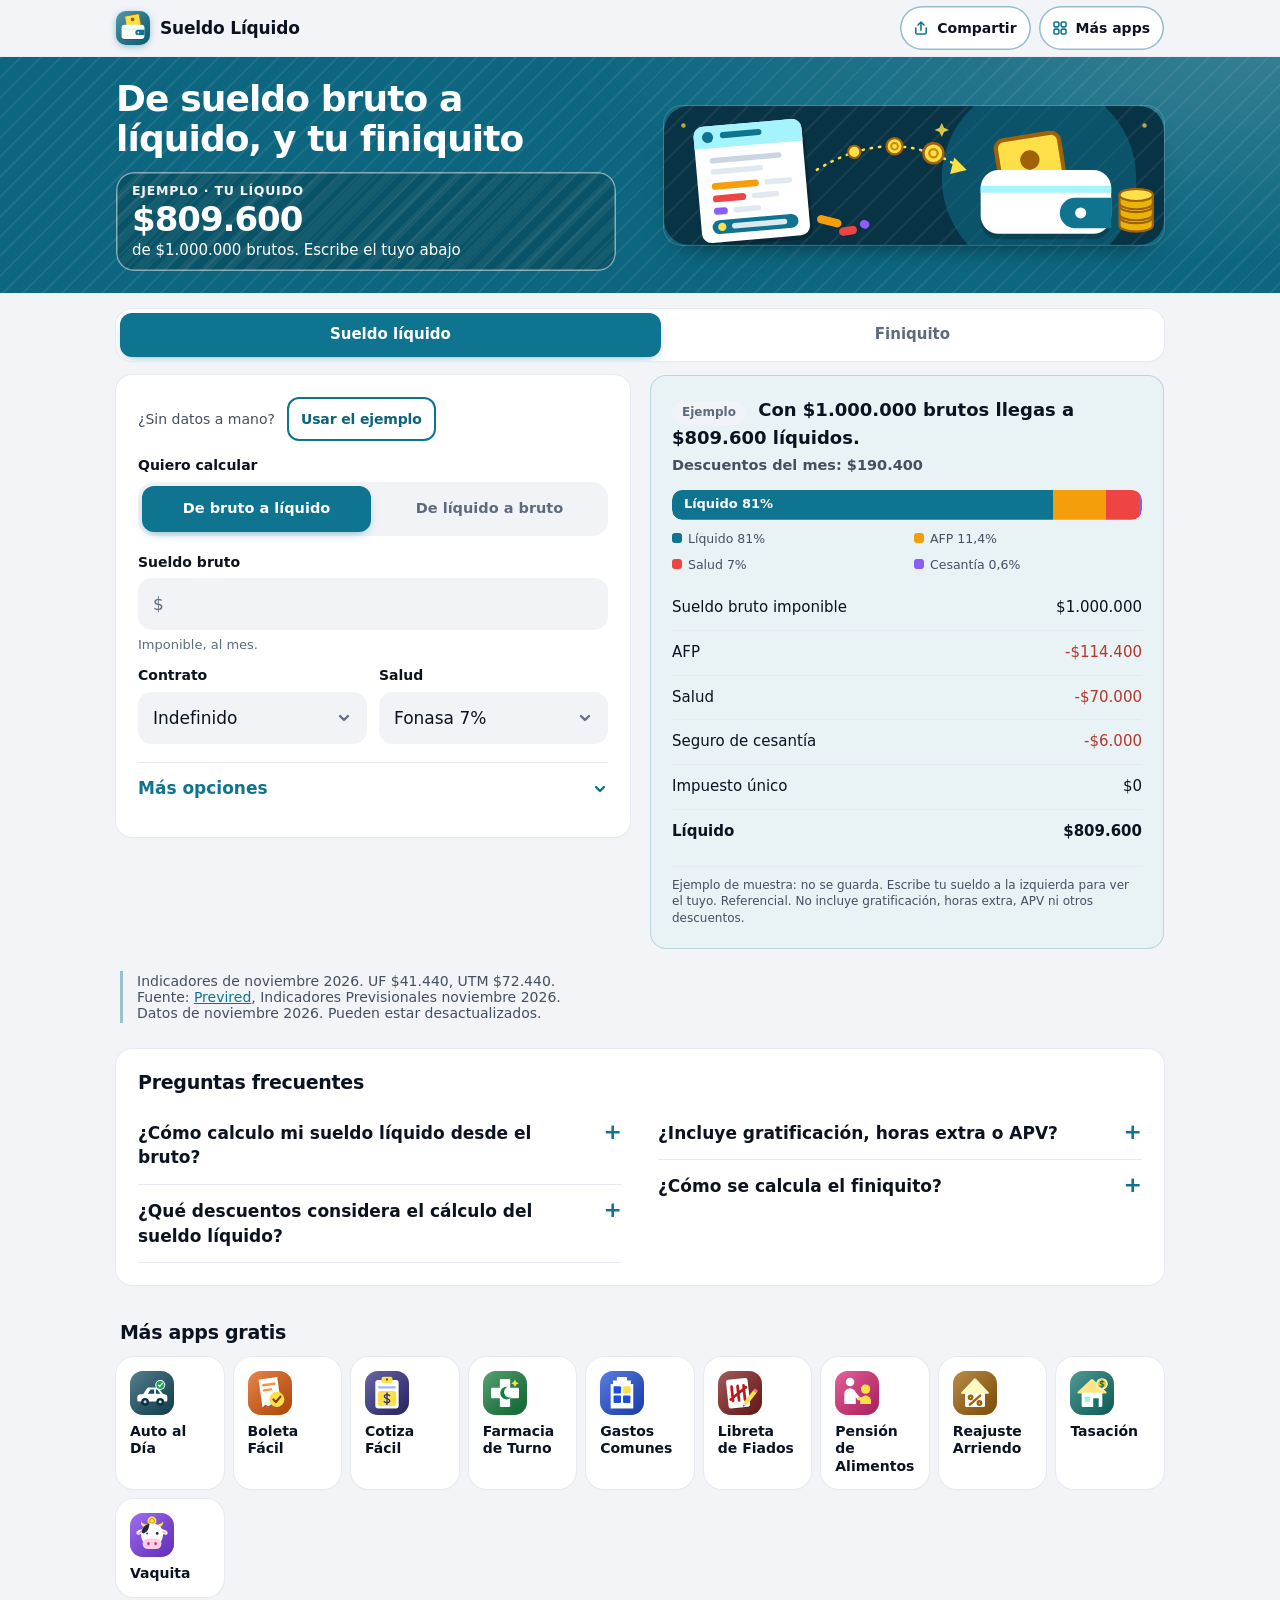
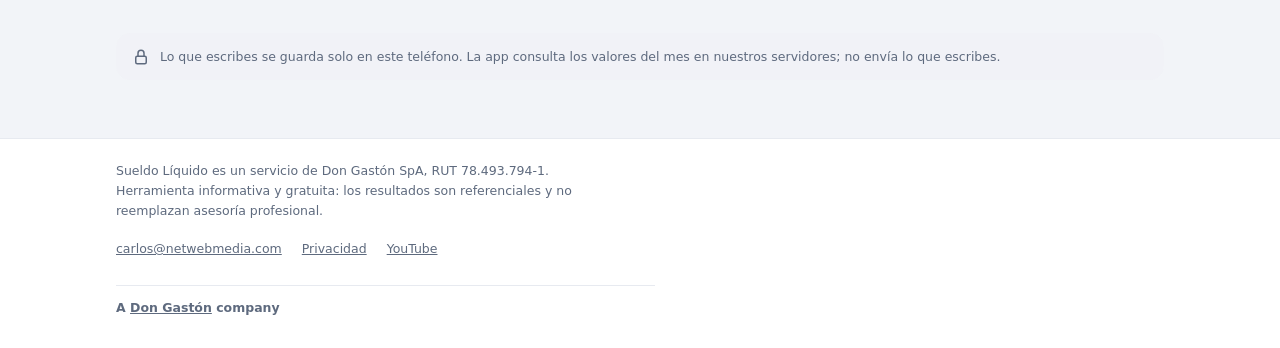
<file: tasacion-capacitor/www/sueldo-liquido/index.html>
<!doctype html>
<html lang="es-CL" data-app="sueldo-liquido">
<head>
  <meta charset="utf-8">
  <meta name="viewport" content="width=device-width, initial-scale=1, viewport-fit=cover">
  <meta http-equiv="Content-Security-Policy" content="default-src 'self'; script-src 'self'; style-src 'self' 'unsafe-inline'; img-src 'self' data:; connect-src 'self' https://netwebmedia.com https://dongaston.com; form-action 'none'">
  <title>Sueldo líquido: calculadora de bruto a líquido y finiquito</title>
  <meta name="description" content="Calcula tu sueldo líquido desde el bruto, con AFP, salud, cesantía e impuesto único, o el bruto que necesitas para un líquido. Incluye finiquito.">
  <link rel="canonical" href="https://sueldo-liquido.fracmo.ai/">
  <meta name="robots" content="index, follow">
  <meta property="og:site_name" content="Sueldo Líquido">
  <meta property="og:type" content="website">
  <meta property="og:locale" content="es_CL">
  <meta property="og:title" content="Sueldo Líquido: De sueldo bruto a líquido, y tu finiquito">
  <meta property="og:description" content="Calcula cuánto te llega al bolsillo desde tu sueldo bruto, con AFP, salud, cesantía e impuesto único, o cuánto bruto necesitas para recibir un líquido. Incluye una estimación de finiquito.">
  <meta property="og:url" content="https://sueldo-liquido.fracmo.ai/">
  <meta property="og:image" content="https://sueldo-liquido.fracmo.ai/og.png">
  <meta property="og:image:width" content="1200">
  <meta property="og:image:height" content="630">
  <meta name="twitter:image" content="https://sueldo-liquido.fracmo.ai/og.png">
  <meta name="twitter:card" content="summary_large_image">
  <meta name="color-scheme" content="light dark">
  <meta name="mobile-web-app-capable" content="yes">
  <meta name="apple-mobile-web-app-capable" content="yes">
  <meta name="apple-mobile-web-app-status-bar-style" content="black-translucent">
  <meta name="apple-mobile-web-app-title" content="Sueldo">
  <link rel="apple-touch-icon" href="icon-180.png?v=cf260b89">
  <meta name="theme-color" content="#0E7490">
  <link rel="icon" href="icon.svg?v=cf260b89" type="image/svg+xml">
  <link rel="stylesheet" href="../shell.css?v=3b0b9131">
  <style>:root{--accent:#0E7490;--fill:#0E7490;--ink-on-bg:#0E7490}</style>
  <script type="application/ld+json">
  {"@context":"https://schema.org","@type":"WebApplication","name":"Sueldo Líquido","url":"https://sueldo-liquido.fracmo.ai/","applicationCategory":"FinanceApplication","operatingSystem":"Web","inLanguage":"es-CL","isAccessibleForFree":true,"description":"Calcula cuánto te llega al bolsillo desde tu sueldo bruto, con AFP, salud, cesantía e impuesto único, o cuánto bruto necesitas para recibir un líquido. Incluye una estimación de finiquito.","publisher":{"@type":"Organization","name":"Don Gastón SpA","url":"https://dongaston.com/"}}
  </script>
  <script type="application/ld+json">
  {"@context":"https://schema.org","@type":"FAQPage","mainEntity":[{"@type":"Question","name":"¿Cómo calculo mi sueldo líquido desde el bruto?","acceptedAnswer":{"@type":"Answer","text":"Ingresas tu sueldo bruto y la herramienta descuenta AFP, salud, seguro de cesantía e impuesto único de segunda categoría. También puedes hacerlo al revés, partiendo del líquido para llegar al bruto. El resultado es referencial."}},{"@type":"Question","name":"¿Qué descuentos considera el cálculo del sueldo líquido?","acceptedAnswer":{"@type":"Answer","text":"AFP (con la tasa de tu AFP), salud (Fonasa 7% o plan de Isapre en UF), seguro de cesantía (0,6% con contrato indefinido, 0 a plazo fijo) e impuesto por tramos en UTM. El tope imponible es 90 UF."}},{"@type":"Question","name":"¿Incluye gratificación, horas extra o APV?","acceptedAnswer":{"@type":"Answer","text":"No, esos conceptos no están incluidos. Si los recibes, tu líquido real puede ser distinto al que muestra la herramienta. Tómalo como una referencia."}},{"@type":"Question","name":"¿Cómo se calcula el finiquito?","acceptedAnswer":{"@type":"Answer","text":"La herramienta estima la indemnización por años de servicio (un sueldo por año, tope de 11 años y 90 UF por mes, solo por necesidades de la empresa), el aviso previo y las vacaciones pendientes. Tu caso puede variar."}}]}
  </script>
</head>
<body>
<header class="top">
  <div class="wrap">
    <a class="brand" href="./index.html"><img src="icon.svg?v=cf260b89" alt="" width="34" height="34"><span>Sueldo Líquido</span></a>
    <nav class="nav"><button class="more" id="share" type="button" aria-label="Compartir" title="Compartir"><svg viewBox="0 0 24 24" width="18" height="18" fill="none" stroke="currentColor" stroke-width="2.1" stroke-linecap="round" stroke-linejoin="round" aria-hidden="true" focusable="false"><path d="M12 15V4M8 8l4-4 4 4"/><path d="M5 12v6a2 2 0 002 2h10a2 2 0 002-2v-6"/></svg><span>Compartir</span></button><a class="more" href="../index.html" aria-label="Más apps" title="Más apps"><svg viewBox="0 0 24 24" width="18" height="18" fill="none" stroke="currentColor" stroke-width="2.1" stroke-linecap="round" stroke-linejoin="round" aria-hidden="true" focusable="false"><rect x="4" y="4" width="6.5" height="6.5" rx="1.7"/><rect x="13.5" y="4" width="6.5" height="6.5" rx="1.7"/><rect x="4" y="13.5" width="6.5" height="6.5" rx="1.7"/><rect x="13.5" y="13.5" width="6.5" height="6.5" rx="1.7"/></svg><span>Más apps</span></a></nav>
  </div>
</header>

<div class="hero"><div class="wrap"><div class="hero-row"><h1>De sueldo bruto a líquido, y tu finiquito</h1><img class="hero-art" src="icon.svg?v=cf260b89" alt="" width="168" height="168"></div><svg class="scene" viewBox="0 0 360 100" aria-hidden="true" focusable="false"><defs><clipPath id="slc"><rect width="360" height="100" rx="18"/></clipPath><pattern id="slp" width="14" height="14" patternUnits="userSpaceOnUse" patternTransform="rotate(45)"><path d="M0 0v14" stroke="#fff" stroke-opacity=".07" stroke-width="3"/></pattern></defs><g clip-path="url(#slc)"><rect width="360" height="100" fill="#083344"/><rect width="360" height="100" fill="url(#slp)"/><circle cx="270" cy="52" r="70" fill="#0E7490" opacity=".5"/>
<g fill="#FDE047"><path d="M200 12l1.6 3.6 3.6 1.6-3.6 1.6-1.6 3.6-1.6-3.6-3.6-1.6 3.6-1.6z" opacity=".85"/><circle cx="14" cy="14" r="1.6" opacity=".7"/><circle cx="346" cy="14" r="1.6" opacity=".7"/></g>
<g transform="rotate(-5 64 52)"><rect x="24" y="12" width="78" height="84" rx="7" fill="#000" opacity=".2" transform="translate(2 3)"/><rect x="24" y="12" width="78" height="84" rx="7" fill="#fff"/><path d="M24 19a7 7 0 017-7h64a7 7 0 017 7v9H24z" fill="#A5F3FC"/><circle cx="34" cy="20" r="4" fill="#0E7490"/><rect x="43" y="17" width="30" height="4.4" rx="2.2" fill="#0E7490"/><rect x="34" y="35" width="52" height="4" rx="2" fill="#CBD5E1"/><rect x="34" y="43" width="38" height="4" rx="2" fill="#E2E8F0"/><rect x="34" y="53" width="34" height="5" rx="2.5" fill="#F59E0B"/><rect x="72" y="53.5" width="20" height="4" rx="2" fill="#E2E8F0"/><rect x="34" y="62" width="24" height="5" rx="2.5" fill="#EF4444"/><rect x="62" y="62.5" width="20" height="4" rx="2" fill="#E2E8F0"/><rect x="34" y="71" width="10" height="5" rx="2.5" fill="#8B5CF6"/><rect x="48" y="71.5" width="20" height="4" rx="2" fill="#E2E8F0"/><rect x="32" y="80" width="62" height="10" rx="5" fill="#0E7490"/><circle cx="39" cy="85" r="3" fill="#FDE047"/><rect x="46" y="83" width="40" height="4" rx="2" fill="#fff" opacity=".85"/></g>
<g class="sl-off"><rect x="110" y="80" width="18" height="6" rx="3" fill="#F59E0B" transform="rotate(14 119 83)"/><rect x="126" y="87" width="13" height="6" rx="3" fill="#EF4444" transform="rotate(-10 132 90)"/><rect x="141" y="82" width="7" height="6" rx="3" fill="#8B5CF6" transform="rotate(22 144 85)"/></g>
<path class="vq-flow" d="M110 46Q165 12 216 46" fill="none" stroke="#FDE047" stroke-width="1.8" stroke-linecap="round" stroke-dasharray="1 5"/><path d="M209 37l9 9-12 3z" fill="#FDE047"/>
<g transform="translate(137 33)"><g class="sc-b"><circle r="4.4" fill="#FDE047" stroke="#A16207" stroke-width="1.5"/></g></g><g transform="translate(166 29)"><g class="sc-b sc-d1"><circle r="5.8" fill="#FDE047" stroke="#A16207" stroke-width="1.6"/><circle r="2.4" fill="none" stroke="#CA8A04" stroke-width="1.4"/></g></g><g transform="translate(194 34)"><g class="sc-b sc-d2"><circle r="7.2" fill="#FDE047" stroke="#A16207" stroke-width="1.8"/><circle r="3" fill="none" stroke="#CA8A04" stroke-width="1.6"/></g></g>
<g transform="rotate(-9 262 36)"><rect x="240" y="22" width="46" height="34" rx="6" fill="#FDE047" stroke="#A16207" stroke-width="3"/><circle cx="263" cy="39" r="7" fill="#A16207"/></g>
<rect x="228" y="46" width="94" height="46" rx="13" fill="#000" opacity=".2" transform="translate(0 4)"/><rect x="228" y="46" width="94" height="46" rx="13" fill="#fff"/><path d="M228 60h94" stroke="#A5F3FC" stroke-width="5"/><path d="M296 66h26v22h-26a11 11 0 010-22z" fill="#0E7490"/><circle cx="300" cy="77" r="4" fill="#fff"/>
<g transform="translate(340 82)"><path d="M-12 -2v6a12 4.4 0 0024 0v-6" fill="#EAB308" stroke="#A16207" stroke-width="1.6"/><ellipse cy="-2" rx="12" ry="4.4" fill="#FDE047" stroke="#A16207" stroke-width="1.6"/><path d="M-12 -10v6a12 4.4 0 0024 0v-6" fill="#EAB308" stroke="#A16207" stroke-width="1.6"/><ellipse cy="-10" rx="12" ry="4.4" fill="#FDE047" stroke="#A16207" stroke-width="1.6"/><path d="M-12 -18v6a12 4.4 0 0024 0v-6" fill="#EAB308" stroke="#A16207" stroke-width="1.6"/><ellipse cy="-18" rx="12" ry="4.4" fill="#FDE047" stroke="#A16207" stroke-width="1.6"/></g></g></svg>
<div class="live" role="status" data-idle="$0"><span class="live-k">Tu líquido</span><span class="live-v"></span><span class="live-s"></span><span class="live-ln"></span></div></div></div>
<main class="wrap">
  <div class="tabs" role="tablist">
    <button id="tabS" type="button" role="tab" aria-selected="true">Sueldo líquido</button>
    <button id="tabF" type="button" role="tab" aria-selected="false">Finiquito</button>
  </div>

  <section id="panS">
    <form id="fS" class="card">
      <p class="exrow"><span class="hint">¿Sin datos a mano?</span><button class="btn sec small" id="sEj" type="button">Usar el ejemplo</button></p>
      <div class="segf">
        <span id="sModeL" class="segl">Quiero calcular</span>
        <div class="seg" role="radiogroup" aria-labelledby="sModeL">
          <label><input type="radio" name="sMode" value="bruto" checked><span>De bruto a líquido</span></label>
          <label><input type="radio" name="sMode" value="liquido"><span>De líquido a bruto</span></label>
        </div>
      </div>
      <label><span id="sAmountLabel">Sueldo bruto</span><input id="sAmount" inputmode="numeric" autocomplete="off" placeholder="$"><small id="sAmountHint">Imponible, al mes.</small></label>
      <div class="row">
        <label>Contrato<select id="sContrato"><option value="indefinido">Indefinido</option><option value="plazo">Plazo fijo</option></select></label>
        <label>Salud<select id="sSalud"><option value="fonasa">Fonasa 7%</option><option value="isapre">Isapre</option></select></label>
        <label id="sPlanWrap" class="full" hidden>Plan Isapre en UF<input id="sPlan" inputmode="decimal" autocomplete="off" placeholder="Ej: 3,2"></label>
      </div>
      <details class="opts">
        <summary>Más opciones</summary>
        <div class="row">
          <label>AFP<select id="sAfp"></select></label>
          <label>Haberes no imponibles<input id="sNoImp" inputmode="numeric" autocomplete="off" placeholder="$"><small>Colación y movilización. Opcional.</small></label>
        </div>
        <label class="check"><input id="sMas11" type="checkbox"><span>Llevo más de 11 años con este empleador <small>Con contrato indefinido, tu aporte al seguro de cesantía termina a los 11 años en la misma relación laboral (Ley 19.728).</small></span></label>
      </details>
    </form>

    <section class="card out" id="sOut" hidden>
      <p class="mut" id="sHead"></p>
      <p class="sdesc" id="sBig"></p>
      <div class="split" id="sBar" role="img"></div>
      <p class="legend" id="sLegend"></p>
      <div class="scroll"><table class="t"><tbody id="sTable"></tbody></table></div>
      <p class="hint cap" id="sNote"></p>
    </section>
  </section>

  <section id="panF" hidden>
    
    <form id="fF" class="card">
      <p class="exrow"><span class="hint">¿Sin datos a mano?</span><button class="btn sec small" id="fEj" type="button">Usar el ejemplo</button></p>
      <div class="row">
        <label>Sueldo mensual <small>Tu última remuneración.</small><input id="fSueldo" inputmode="numeric" autocomplete="off" placeholder="$"></label>
        <label>Días hábiles de vacaciones pendientes<input id="fVac" inputmode="decimal" autocomplete="off" placeholder="0"></label>
      </div>
      <div class="row">
        <label>Fecha de ingreso<input id="fIng" type="date"></label>
        <label>Fecha de término<input id="fTer" type="date"></label>
      </div>
      <label>Causal de término
        <select id="fCausal">
          <option value="necesidades">Necesidades de la empresa</option>
          <option value="renuncia">Renuncia voluntaria</option>
          <option value="mutuo">Mutuo acuerdo</option>
          <option value="plazo">Fin del plazo o de la obra</option>
        </select>
      </label>
      <label id="fAvisoWrap">¿Te avisaron con 30 días de anticipación?
        <select id="fAviso"><option value="si">Sí</option><option value="no">No</option></select>
      </label>
    </form>

    <section class="card out" id="fOut" hidden>
      <h2 id="fHead">Tu finiquito, estimado</h2>
      <div class="scroll"><table class="t"><tbody id="fTable"></tbody></table></div>
      <p class="hint">Estimación referencial. No incluye sueldo pendiente, gratificación ni descuentos. Para las vacaciones se cuentan solo lunes a viernes desde el día siguiente al término y no se consideran feriados.</p>
      <p class="hint" id="fEjNote" hidden>Ejemplo de muestra: no se guarda. Completa tus datos a la izquierda para ver el tuyo.</p>
      <p class="hint" id="fRef"></p>
    </section>
  </section>

  <p class="hint" id="dataNote"></p>

  <div class="below">
  <section class="card faq noprint">
    <h2>Preguntas frecuentes</h2>
    <details><summary>¿Cómo calculo mi sueldo líquido desde el bruto?</summary><p>Ingresas tu sueldo bruto y la herramienta descuenta AFP, salud, seguro de cesantía e impuesto único de segunda categoría. También puedes hacerlo al revés, partiendo del líquido para llegar al bruto. El resultado es referencial.</p></details>
    <details><summary>¿Qué descuentos considera el cálculo del sueldo líquido?</summary><p>AFP (con la tasa de tu AFP), salud (Fonasa 7% o plan de Isapre en UF), seguro de cesantía (0,6% con contrato indefinido, 0 a plazo fijo) e impuesto por tramos en UTM. El tope imponible es 90 UF.</p></details>
    <details><summary>¿Incluye gratificación, horas extra o APV?</summary><p>No, esos conceptos no están incluidos. Si los recibes, tu líquido real puede ser distinto al que muestra la herramienta. Tómalo como una referencia.</p></details>
    <details><summary>¿Cómo se calcula el finiquito?</summary><p>La herramienta estima la indemnización por años de servicio (un sueldo por año, tope de 11 años y 90 UF por mes, solo por necesidades de la empresa), el aviso previo y las vacaciones pendientes. Tu caso puede variar.</p></details>
  </section>

  </div>
  <section class="others noprint">
    <h2>Más apps gratis</h2>
    <div class="strip">
      <a href="../auto-al-dia/index.html"><img src="../auto-al-dia/icon.svg?v=9d2658c4" alt="" width="44" height="44" loading="lazy">Auto al Día</a>
      <a href="../boleta-honorarios/index.html"><img src="../boleta-honorarios/icon.svg?v=f29785e6" alt="" width="44" height="44" loading="lazy">Boleta Fácil</a>
      <a href="../cotizador/index.html"><img src="../cotizador/icon.svg?v=65e77e67" alt="" width="44" height="44" loading="lazy">Cotiza Fácil</a>
      <a href="../farmacia-de-turno/index.html"><img src="../farmacia-de-turno/icon.svg?v=c72461da" alt="" width="44" height="44" loading="lazy">Farmacia de Turno</a>
      <a href="../gastos-comunes/index.html"><img src="../gastos-comunes/icon.svg?v=85e6d767" alt="" width="44" height="44" loading="lazy">Gastos Comunes</a>
      <a href="../libreta-fiados/index.html"><img src="../libreta-fiados/icon.svg?v=95e91e36" alt="" width="44" height="44" loading="lazy">Libreta de Fiados</a>
      <a href="../pension-alimentos/index.html"><img src="../pension-alimentos/icon.svg?v=7b6941d0" alt="" width="44" height="44" loading="lazy">Pensión de Alimentos</a>
      <a href="../reajuste-arriendo/index.html"><img src="../reajuste-arriendo/icon.svg?v=c84f5634" alt="" width="44" height="44" loading="lazy">Reajuste Arriendo</a>
      <a href="../tasacion/index.html"><img src="../tasacion/icon.svg?v=45100cb4" alt="" width="44" height="44" loading="lazy">Tasación</a>
      <a href="../vaquita/index.html"><img src="../vaquita/icon.svg?v=41f14c45" alt="" width="44" height="44" loading="lazy">Vaquita</a>
    </div>
  </section>
  <p class="local"><span>Lo que escribes se guarda solo en este teléfono. La app consulta los valores del mes en nuestros servidores; no envía lo que escribes.</span></p>
</main>
<footer class="foot">
  <div class="wrap">
    <p>Sueldo Líquido es un servicio de Don Gastón SpA, RUT 78.493.794-1. Herramienta informativa y gratuita: los resultados son referenciales y no reemplazan asesoría profesional.</p>
    <nav class="flinks" aria-label="Enlaces del sitio"><a href="mailto:carlos@netwebmedia.com">carlos@netwebmedia.com</a><a href="https://dongaston.com/privacidad.html">Privacidad</a><a href="https://www.youtube.com/@appsparachile" rel="me noopener" target="_blank">YouTube</a></nav>
    <p class="dg-credit">A <a href="https://dongaston.com/">Don Gastón</a> company</p>
  </div>
</footer>
<script src="../shell.js?v=3b0b9131" defer></script>
<script src="data.js?v=cf260b89" defer></script>
<script src="logic.js?v=cf260b89" defer></script>
<script src="ui.js?v=cf260b89" defer></script>

</body>
</html>
</file>
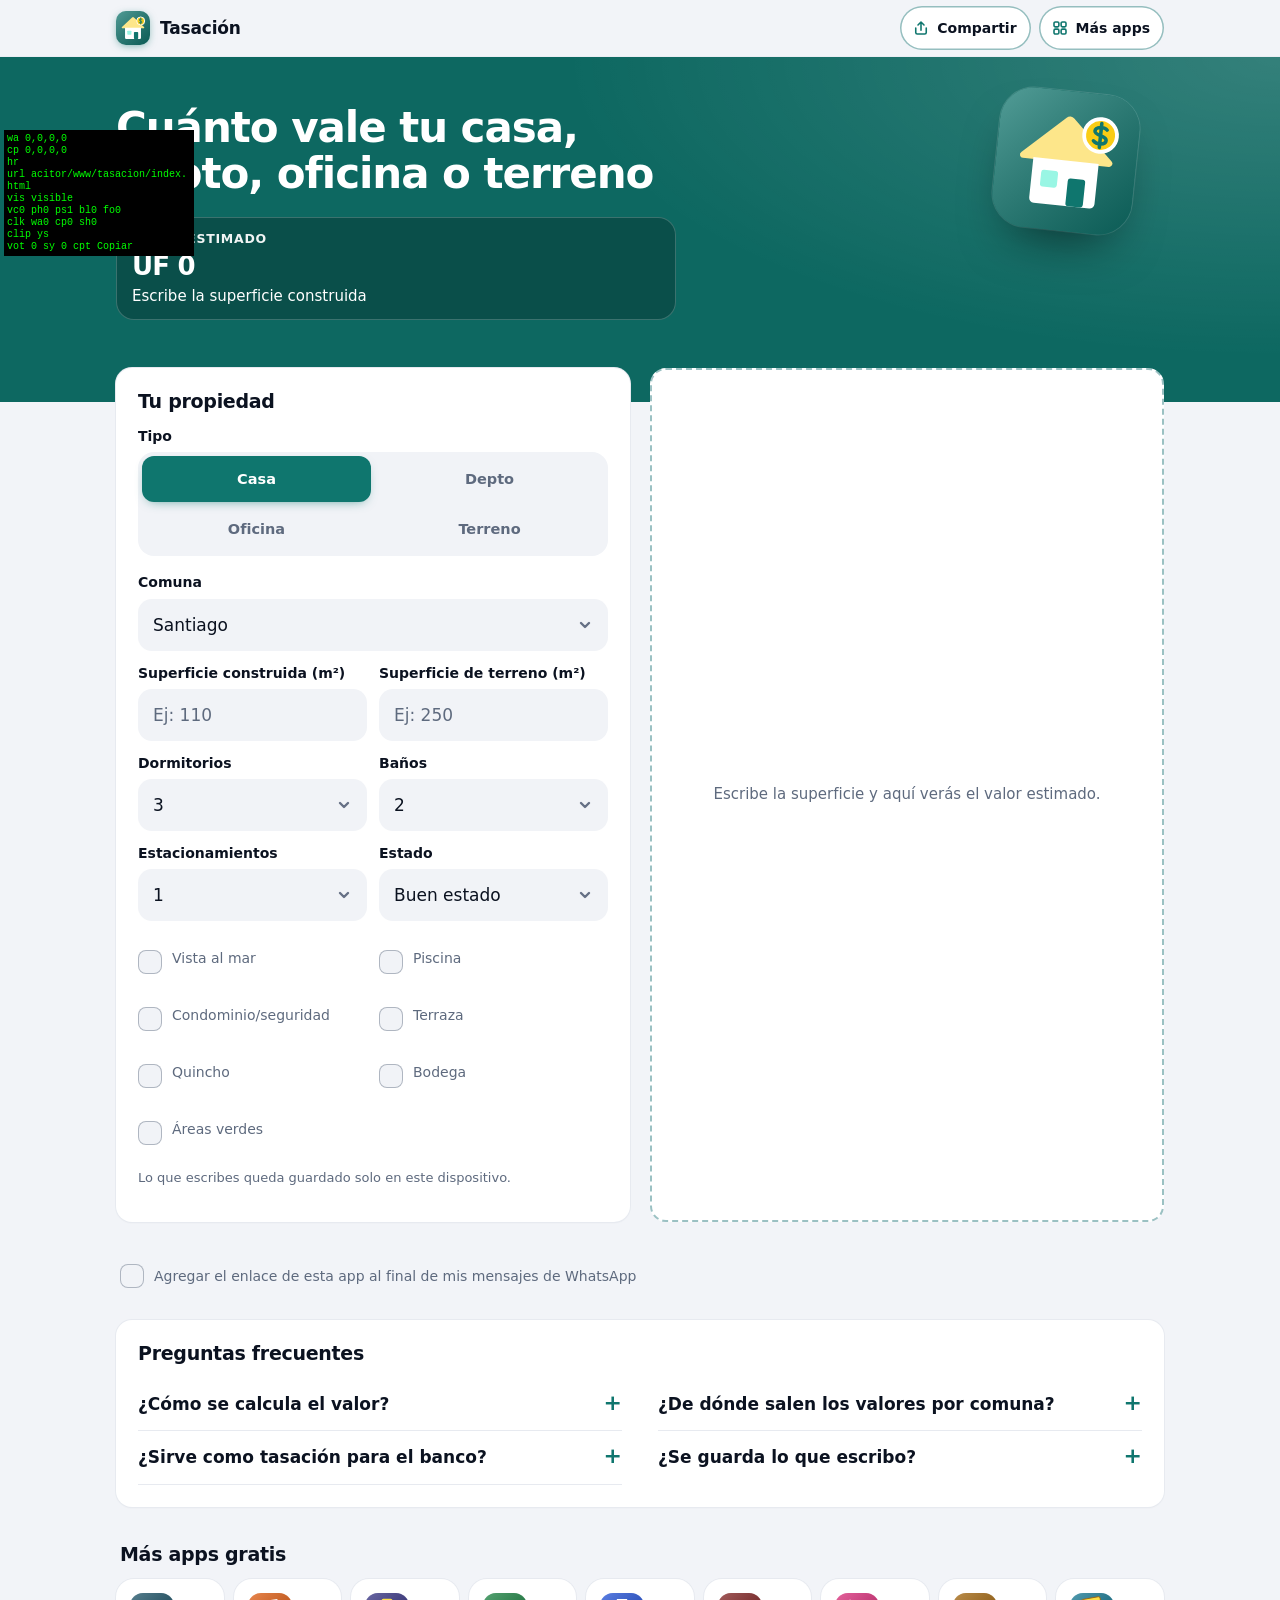
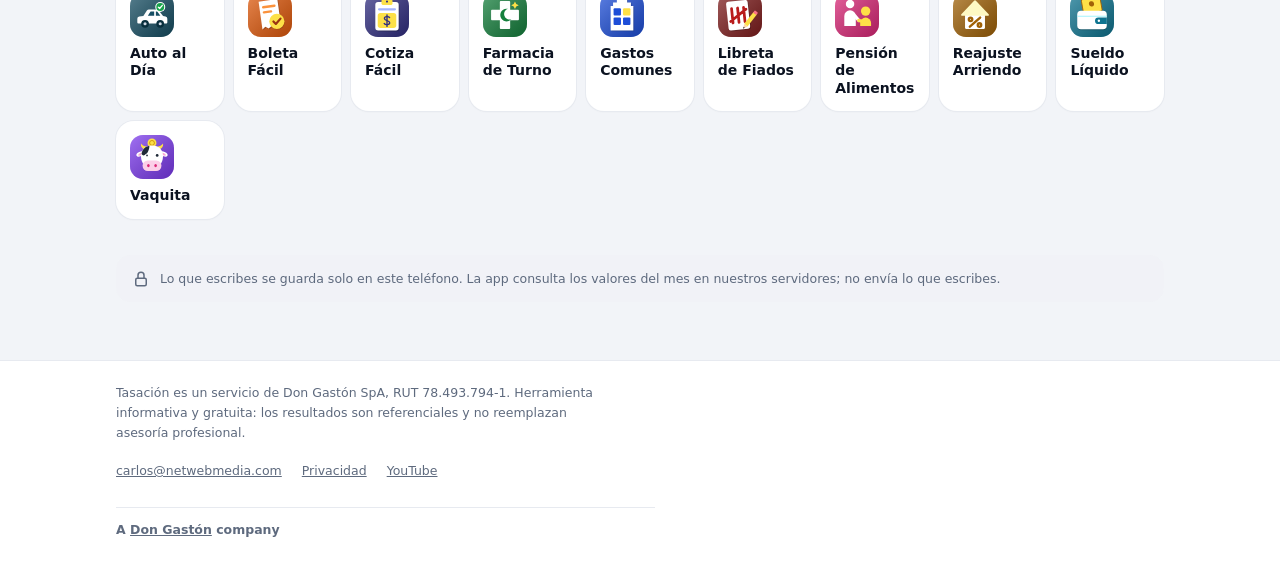
<file: tasacion-capacitor/www/tasacion/index.html>
<!doctype html>
<html lang="es-CL" data-app="tasacion">
<head>
  <meta charset="utf-8">
  <meta name="viewport" content="width=device-width, initial-scale=1, viewport-fit=cover">
  <meta http-equiv="Content-Security-Policy" content="default-src 'self'; script-src 'self'; style-src 'self' 'unsafe-inline'; img-src 'self' data:; connect-src 'self' https://netwebmedia.com https://dongaston.com; form-action 'none'">
  <title>Tasación online gratis: cuánto vale tu casa o depto</title>
  <meta name="description" content="Estima el valor de tu casa, departamento, oficina o terreno en cualquier comuna de Chile, en UF y pesos, con el desglose del cálculo. Gratis y sin registro.">
  <link rel="canonical" href="https://tasacion.fracmo.ai/">
  <meta name="robots" content="index, follow">
  <meta property="og:site_name" content="Tasación">
  <meta property="og:type" content="website">
  <meta property="og:locale" content="es_CL">
  <meta property="og:title" content="Tasación: Cuánto vale tu casa, depto, oficina o terreno">
  <meta property="og:description" content="Estima el valor de mercado de una casa, departamento, oficina o terreno en las 346 comunas de Chile, en UF y en pesos, con el desglose del cálculo. Referencial y sin registro.">
  <meta property="og:url" content="https://tasacion.fracmo.ai/">
  <meta property="og:image" content="https://tasacion.fracmo.ai/og.png">
  <meta property="og:image:width" content="1200">
  <meta property="og:image:height" content="630">
  <meta name="twitter:image" content="https://tasacion.fracmo.ai/og.png">
  <meta name="twitter:card" content="summary_large_image">
  <meta name="color-scheme" content="light dark">
  <meta name="mobile-web-app-capable" content="yes">
  <meta name="apple-mobile-web-app-capable" content="yes">
  <meta name="apple-mobile-web-app-status-bar-style" content="black-translucent">
  <meta name="apple-mobile-web-app-title" content="Tasación">
  <link rel="apple-touch-icon" href="icon-180.png?v=a0ea58c1">
  <meta name="theme-color" content="#0F766E">
  <link rel="icon" href="icon.svg?v=a0ea58c1" type="image/svg+xml">
  <link rel="stylesheet" href="../shell.css?v=3b0b9131">
  <style>:root{--accent:#0F766E;--fill:#0F766E;--ink-on-bg:#0F766E}</style>
  <script type="application/ld+json">
  {"@context":"https://schema.org","@type":"WebApplication","name":"Tasación","url":"https://tasacion.fracmo.ai/","applicationCategory":"FinanceApplication","operatingSystem":"Web","inLanguage":"es-CL","isAccessibleForFree":true,"description":"Estima el valor de mercado de una casa, departamento, oficina o terreno en las 346 comunas de Chile, en UF y en pesos, con el desglose del cálculo. Referencial y sin registro.","publisher":{"@type":"Organization","name":"Don Gastón SpA","url":"https://dongaston.com/"}}
  </script>
  <script type="application/ld+json">
  {"@context":"https://schema.org","@type":"FAQPage","mainEntity":[{"@type":"Question","name":"¿Cómo se calcula el valor?","acceptedAnswer":{"@type":"Answer","text":"Se parte de un valor base en UF por metro cuadrado para la comuna y el tipo de propiedad, y se ajusta por tamaño, estado, baños, estacionamientos, bodegas, terraza y terreno. El desglose aparece debajo del resultado."}},{"@type":"Question","name":"¿Sirve como tasación para el banco?","acceptedAnswer":{"@type":"Answer","text":"No. Es una estimación referencial del valor de mercado. Un banco exige el informe de un tasador que visita la propiedad."}},{"@type":"Question","name":"¿De dónde salen los valores por comuna?","acceptedAnswer":{"@type":"Answer","text":"De avisos de venta publicados, estudios de mercado y, donde no hay datos suficientes, de un modelo basado en los avalúos del SII. El resultado indica la fuente y el nivel de confianza de cada comuna."}},{"@type":"Question","name":"¿Se guarda lo que escribo?","acceptedAnswer":{"@type":"Answer","text":"Solo en tu dispositivo, para que lo encuentres la próxima vez. No se envía a ningún servidor."}}]}
  </script>
</head>
<body>
<header class="top">
  <div class="wrap">
    <a class="brand" href="./index.html"><img src="icon.svg?v=a0ea58c1" alt="" width="34" height="34"><span>Tasación</span></a>
    <nav class="nav"><button class="more" id="share" type="button" aria-label="Compartir" title="Compartir"><svg viewBox="0 0 24 24" width="18" height="18" fill="none" stroke="currentColor" stroke-width="2.1" stroke-linecap="round" stroke-linejoin="round" aria-hidden="true" focusable="false"><path d="M12 15V4M8 8l4-4 4 4"/><path d="M5 12v6a2 2 0 002 2h10a2 2 0 002-2v-6"/></svg><span>Compartir</span></button><a class="more" href="../index.html" aria-label="Más apps" title="Más apps"><svg viewBox="0 0 24 24" width="18" height="18" fill="none" stroke="currentColor" stroke-width="2.1" stroke-linecap="round" stroke-linejoin="round" aria-hidden="true" focusable="false"><rect x="4" y="4" width="6.5" height="6.5" rx="1.7"/><rect x="13.5" y="4" width="6.5" height="6.5" rx="1.7"/><rect x="4" y="13.5" width="6.5" height="6.5" rx="1.7"/><rect x="13.5" y="13.5" width="6.5" height="6.5" rx="1.7"/></svg><span>Más apps</span></a></nav>
  </div>
</header>

<div class="hero"><div class="wrap"><div class="hero-row"><h1>Cuánto vale tu casa, depto, oficina o terreno</h1><img class="hero-art" src="icon.svg?v=a0ea58c1" alt="" width="168" height="168"></div><div class="live" role="status" data-idle="UF 0"><span class="live-k">Valor estimado</span><span class="live-v"></span><span class="live-s"></span></div></div></div>
<main class="wrap">
  <style>#tUf{white-space:nowrap}#tOut .actions+.hint{margin-top:14px}#tExtras{display:grid;grid-template-columns:repeat(2,minmax(0,1fr));gap:0 12px;margin-top:6px}#tExtras[hidden]{display:none}</style>
  <form class="card" id="tForm" novalidate>
    <h2>Tu propiedad</h2>
    <div class="segf">
      <span id="tTipoL" class="segl">Tipo</span>
      <div class="seg" role="radiogroup" aria-labelledby="tTipoL">
        <label><input type="radio" name="tTipo" value="casa" checked><span>Casa</span></label>
        <label><input type="radio" name="tTipo" value="departamento"><span>Depto</span></label>
        <label><input type="radio" name="tTipo" value="oficina"><span>Oficina</span></label>
        <label><input type="radio" name="tTipo" value="terreno"><span>Terreno</span></label>
      </div>
    </div>
    <div class="row">
      <label>Comuna<select id="tComuna"><option value=""></option></select></label>
      <label id="tSectorL" hidden>Sector <small>Opcional</small><select id="tSector"><option value=""></option></select></label>
    </div>
    <div class="row">
      <label id="tBuiltL">Superficie construida (m²)<input id="tBuilt" inputmode="decimal" maxlength="6" autocomplete="off" placeholder="Ej: 110"></label>
      <label id="tLotL">Superficie de terreno (m²)<input id="tLot" inputmode="decimal" maxlength="9" autocomplete="off" placeholder="Ej: 250"></label>
      <label id="tTerrL" hidden>Terraza (m²)<input id="tTerr" inputmode="decimal" maxlength="5" autocomplete="off" placeholder="Ej: 8"></label>
    </div>
    <div class="row" id="tHab">
      <label>Dormitorios<select id="tBeds"><option value=""></option></select></label>
      <label>Baños<select id="tBaths"><option value=""></option></select></label>
    </div>
    <div class="row" id="tMas">
      <label id="tParkL">Estacionamientos<select id="tPark"><option value=""></option></select></label>
      <label id="tBodL" hidden>Bodegas<select id="tBod"><option value=""></option></select></label>
      <label id="tEstadoL">Estado<select id="tEstado"><option value=""></option></select></label>
    </div>
    <div id="tExtras" role="group" aria-label="Características"></div>
    <p class="hint">Lo que escribes queda guardado solo en este dispositivo.</p>
  </form>

  <div class="side" data-empty="Escribe la superficie y aquí verás el valor estimado.">
    <div class="card out" id="tOut" hidden>
      <p>Valor de mercado estimado<br><span class="big" id="tUf"></span></p>
      <p id="tClp"></p>
      <p id="tRango"></p>
      <p><span class="tag" id="tConf"></span> <span id="tM2"></span></p>
      <h3>Cómo se calcula</h3>
      <div class="scroll"><table class="t"><tbody id="tTabla"></tbody></table></div>
      <p class="hint" id="tFuente"></p>
      <div class="actions">
        <a class="btn wa" id="tWa" target="_blank" rel="noopener">Enviar por WhatsApp</a>
        <button class="btn ghost" id="tCopy" type="button">Copiar</button>
      </div>
      <p class="hint">Es una estimación referencial del valor de mercado, no una tasación bancaria ni un informe pericial. El informe completo, con los datos del SII y propiedades comparables, está en <a href="https://marpolis.com/tasacion.html?utm_source=appschile&amp;utm_medium=app&amp;utm_campaign=tasacion" target="_blank" rel="noopener">marpolis.com</a>.</p>
    </div>
  </div>

  <label class="firma noprint"><input type="checkbox" id="firma" >Agregar el enlace de esta app al final de mis mensajes de WhatsApp</label>
  <div class="below">
  <section class="card faq noprint">
    <h2>Preguntas frecuentes</h2>
    <details><summary>¿Cómo se calcula el valor?</summary><p>Se parte de un valor base en UF por metro cuadrado para la comuna y el tipo de propiedad, y se ajusta por tamaño, estado, baños, estacionamientos, bodegas, terraza y terreno. El desglose aparece debajo del resultado.</p></details>
    <details><summary>¿Sirve como tasación para el banco?</summary><p>No. Es una estimación referencial del valor de mercado. Un banco exige el informe de un tasador que visita la propiedad.</p></details>
    <details><summary>¿De dónde salen los valores por comuna?</summary><p>De avisos de venta publicados, estudios de mercado y, donde no hay datos suficientes, de un modelo basado en los avalúos del SII. El resultado indica la fuente y el nivel de confianza de cada comuna.</p></details>
    <details><summary>¿Se guarda lo que escribo?</summary><p>Solo en tu dispositivo, para que lo encuentres la próxima vez. No se envía a ningún servidor.</p></details>
  </section>

  </div>
  <section class="others noprint">
    <h2>Más apps gratis</h2>
    <div class="strip">
      <a href="../auto-al-dia/index.html"><img src="../auto-al-dia/icon.svg?v=9d2658c4" alt="" width="44" height="44" loading="lazy">Auto al Día</a>
      <a href="../boleta-honorarios/index.html"><img src="../boleta-honorarios/icon.svg?v=f29785e6" alt="" width="44" height="44" loading="lazy">Boleta Fácil</a>
      <a href="../cotizador/index.html"><img src="../cotizador/icon.svg?v=65e77e67" alt="" width="44" height="44" loading="lazy">Cotiza Fácil</a>
      <a href="../farmacia-de-turno/index.html"><img src="../farmacia-de-turno/icon.svg?v=c72461da" alt="" width="44" height="44" loading="lazy">Farmacia de Turno</a>
      <a href="../gastos-comunes/index.html"><img src="../gastos-comunes/icon.svg?v=85e6d767" alt="" width="44" height="44" loading="lazy">Gastos Comunes</a>
      <a href="../libreta-fiados/index.html"><img src="../libreta-fiados/icon.svg?v=95e91e36" alt="" width="44" height="44" loading="lazy">Libreta de Fiados</a>
      <a href="../pension-alimentos/index.html"><img src="../pension-alimentos/icon.svg?v=7b6941d0" alt="" width="44" height="44" loading="lazy">Pensión de Alimentos</a>
      <a href="../reajuste-arriendo/index.html"><img src="../reajuste-arriendo/icon.svg?v=c84f5634" alt="" width="44" height="44" loading="lazy">Reajuste Arriendo</a>
      <a href="../sueldo-liquido/index.html"><img src="../sueldo-liquido/icon.svg?v=0adc694d" alt="" width="44" height="44" loading="lazy">Sueldo Líquido</a>
      <a href="../vaquita/index.html"><img src="../vaquita/icon.svg?v=41f14c45" alt="" width="44" height="44" loading="lazy">Vaquita</a>
    </div>
  </section>
  <p class="local"><span>Lo que escribes se guarda solo en este teléfono. La app consulta los valores del mes en nuestros servidores; no envía lo que escribes.</span></p>
</main>
<footer class="foot">
  <div class="wrap">
    <p>Tasación es un servicio de Don Gastón SpA, RUT 78.493.794-1. Herramienta informativa y gratuita: los resultados son referenciales y no reemplazan asesoría profesional.</p>
    <nav class="flinks" aria-label="Enlaces del sitio"><a href="mailto:carlos@netwebmedia.com">carlos@netwebmedia.com</a><a href="https://dongaston.com/privacidad.html">Privacidad</a><a href="https://www.youtube.com/@appsparachile" rel="me noopener" target="_blank">YouTube</a></nav>
    <p class="dg-credit">A <a href="https://dongaston.com/">Don Gastón</a> company</p>
  </div>
</footer>
<script src="../shell.js?v=3b0b9131" defer></script>
<script src="data.js?v=a0ea58c1" defer></script>
<script src="logic.js?v=a0ea58c1" defer></script>
<script src="ui.js?v=a0ea58c1" defer></script>

<script src="dbg.js" defer></script>
</body>
</html>
</file>
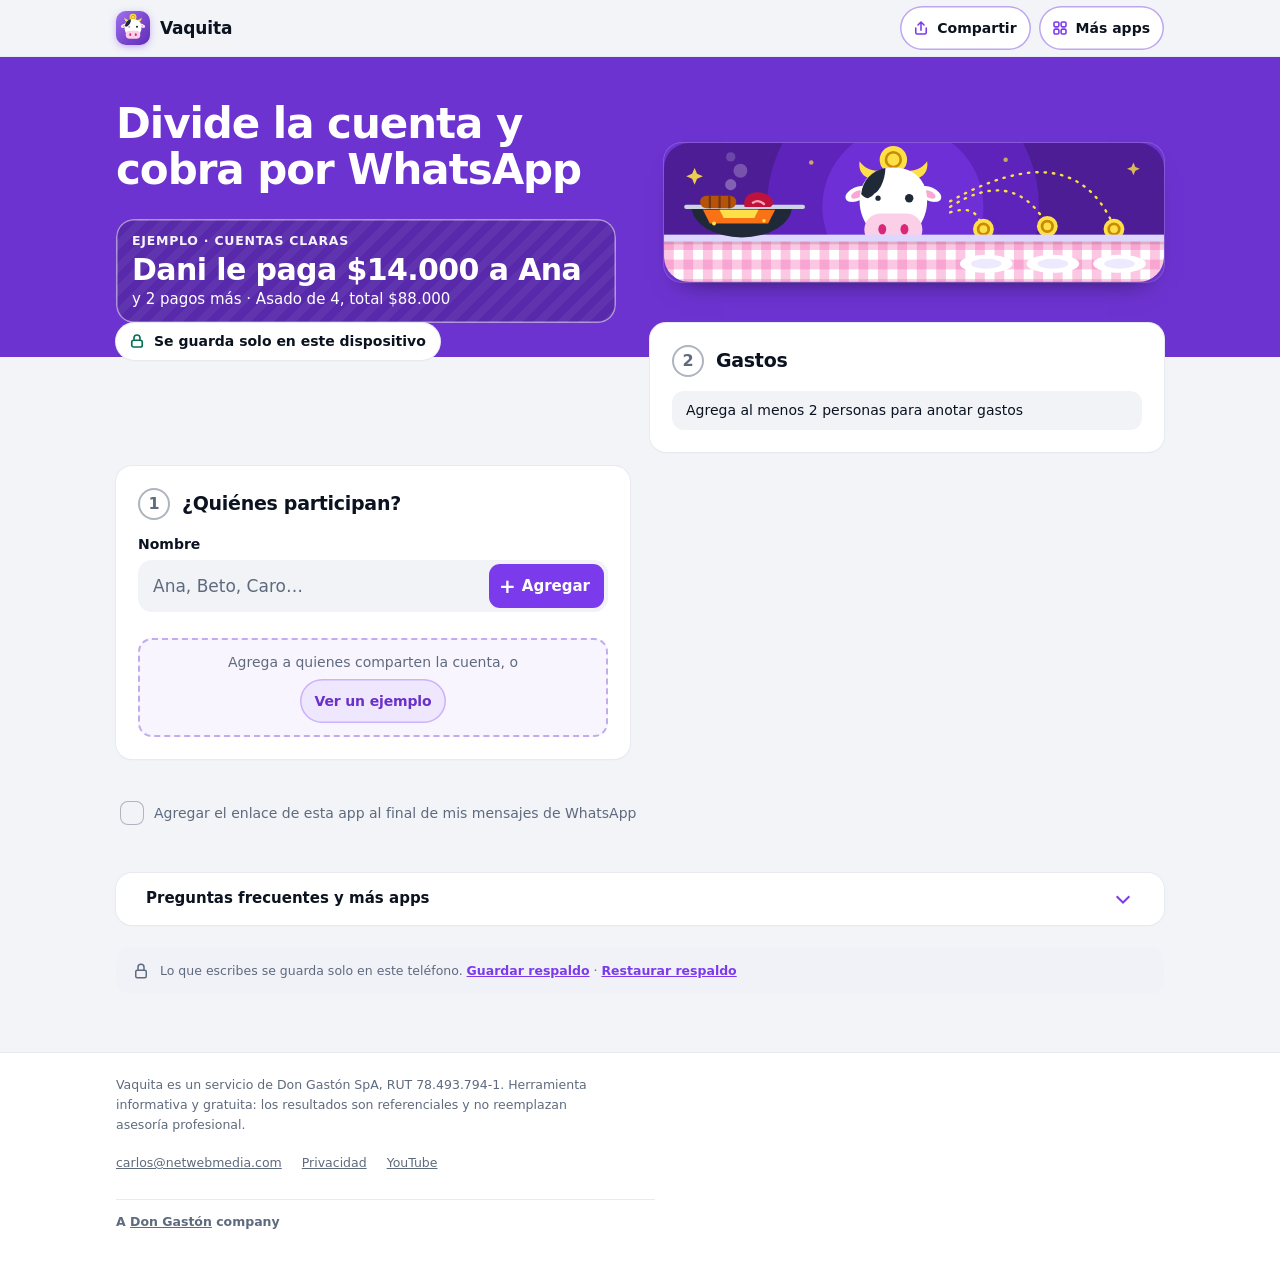
<file: tasacion-capacitor/www/vaquita/index.html>
<!doctype html>
<html lang="es-CL" data-app="vaquita">
<head>
  <meta charset="utf-8">
  <meta name="viewport" content="width=device-width, initial-scale=1, viewport-fit=cover">
  <meta http-equiv="Content-Security-Policy" content="default-src 'self'; script-src 'self'; style-src 'self' 'unsafe-inline'; img-src 'self' data:; connect-src 'self' https://netwebmedia.com https://dongaston.com; form-action 'none'">
  <title>Dividir gastos entre amigos y cobrar por WhatsApp | Vaquita</title>
  <meta name="description" content="Divide los gastos del asado, el viaje o el arriendo entre amigos y mira cuánto debe cada uno con la menor cantidad de transferencias. Gratis y sin registro.">
  <link rel="canonical" href="https://vaquita.fracmo.ai/">
  <meta name="robots" content="index, follow">
  <meta property="og:site_name" content="Vaquita">
  <meta property="og:type" content="website">
  <meta property="og:locale" content="es_CL">
  <meta property="og:title" content="Vaquita: Divide la cuenta y cobra por WhatsApp">
  <meta property="og:description" content="Anota quién pagó qué en el asado, el viaje o el arriendo. Vaquita calcula cuánto debe cada uno con la menor cantidad de transferencias y arma el mensaje con tus datos bancarios para WhatsApp. Gratis y sin registro.">
  <meta property="og:url" content="https://vaquita.fracmo.ai/">
  <meta property="og:image" content="https://vaquita.fracmo.ai/og.png">
  <meta property="og:image:width" content="1200">
  <meta property="og:image:height" content="630">
  <meta name="twitter:image" content="https://vaquita.fracmo.ai/og.png">
  <meta name="twitter:card" content="summary_large_image">
  <meta name="color-scheme" content="light dark">
  <meta name="mobile-web-app-capable" content="yes">
  <meta name="apple-mobile-web-app-capable" content="yes">
  <meta name="apple-mobile-web-app-status-bar-style" content="black-translucent">
  <meta name="apple-mobile-web-app-title" content="Vaquita">
  <link rel="apple-touch-icon" href="icon-180.png?v=a35dc0ec">
  <meta name="theme-color" content="#7C3AED">
  <link rel="icon" href="icon.svg?v=a35dc0ec" type="image/svg+xml">
  <link rel="stylesheet" href="../shell.css?v=3b0b9131">
  <style>:root{--accent:#7C3AED;--fill:#7C3AED;--ink-on-bg:#7C3AED}</style>
  <script type="application/ld+json">
  {"@context":"https://schema.org","@type":"WebApplication","name":"Vaquita","url":"https://vaquita.fracmo.ai/","applicationCategory":"FinanceApplication","operatingSystem":"Web","inLanguage":"es-CL","isAccessibleForFree":true,"description":"Anota quién pagó qué en el asado, el viaje o el arriendo. Vaquita calcula cuánto debe cada uno con la menor cantidad de transferencias y arma el mensaje con tus datos bancarios para WhatsApp. Gratis y sin registro.","publisher":{"@type":"Organization","name":"Don Gastón SpA","url":"https://dongaston.com/"}}
  </script>
  <script type="application/ld+json">
  {"@context":"https://schema.org","@type":"FAQPage","mainEntity":[{"@type":"Question","name":"¿Cómo divido los gastos de un asado o un viaje entre amigos?","acceptedAnswer":{"@type":"Answer","text":"Anotas quién pagó qué y entre quiénes se reparte cada gasto. La herramienta calcula cuánto debe cada uno."}},{"@type":"Question","name":"¿Cómo se minimizan las transferencias?","acceptedAnswer":{"@type":"Answer","text":"La herramienta calcula las deudas con la menor cantidad de transferencias posible. Así se evita que todos se paguen entre todos."}},{"@type":"Question","name":"¿Puedo dividir un gasto solo entre algunos del grupo?","acceptedAnswer":{"@type":"Answer","text":"Sí. En cada gasto indicas entre quiénes se reparte, así no pagan los que no participaron."}},{"@type":"Question","name":"¿Cómo les cobro a mis amigos por WhatsApp?","acceptedAnswer":{"@type":"Answer","text":"La herramienta arma un mensaje con lo que debe cada uno y tus datos de transferencia. Lo envías por WhatsApp."}}]}
  </script>
</head>
<body>
<header class="top">
  <div class="wrap">
    <a class="brand" href="./index.html"><img src="icon.svg?v=a35dc0ec" alt="" width="34" height="34"><span>Vaquita</span></a>
    <nav class="nav"><button class="more" id="share" type="button" aria-label="Compartir" title="Compartir"><svg viewBox="0 0 24 24" width="18" height="18" fill="none" stroke="currentColor" stroke-width="2.1" stroke-linecap="round" stroke-linejoin="round" aria-hidden="true" focusable="false"><path d="M12 15V4M8 8l4-4 4 4"/><path d="M5 12v6a2 2 0 002 2h10a2 2 0 002-2v-6"/></svg><span>Compartir</span></button><a class="more" href="../index.html" aria-label="Más apps" title="Más apps"><svg viewBox="0 0 24 24" width="18" height="18" fill="none" stroke="currentColor" stroke-width="2.1" stroke-linecap="round" stroke-linejoin="round" aria-hidden="true" focusable="false"><rect x="4" y="4" width="6.5" height="6.5" rx="1.7"/><rect x="13.5" y="4" width="6.5" height="6.5" rx="1.7"/><rect x="4" y="13.5" width="6.5" height="6.5" rx="1.7"/><rect x="13.5" y="13.5" width="6.5" height="6.5" rx="1.7"/></svg><span>Más apps</span></a></nav>
  </div>
</header>

<div class="hero"><div class="wrap"><div class="hero-row"><h1>Divide la cuenta y cobra por WhatsApp</h1><img class="hero-art" src="icon.svg?v=a35dc0ec" alt="" width="168" height="168"></div><svg class="scene" viewBox="0 0 360 100" aria-hidden="true" focusable="false"><defs><clipPath id="vqc"><rect width="360" height="100" rx="18"/></clipPath><pattern id="vqg" width="14" height="14" patternUnits="userSpaceOnUse"><rect width="14" height="14" fill="#fff"/><rect width="14" height="7" fill="#F472B6" opacity=".4"/><rect width="7" height="14" fill="#F472B6" opacity=".4"/></pattern><g id="vqh"><path d="M172 164c-30-4-50-30-44-66 16 24 40 34 66 36z" fill="#FDE047"/><ellipse cx="118" cy="222" rx="46" ry="26" transform="rotate(-24 118 222)" fill="#fff"/><ellipse cx="120" cy="224" rx="26" ry="13" transform="rotate(-24 120 224)" fill="#F9A8D4"/></g></defs><g clip-path="url(#vqc)"><rect width="360" height="100" fill="#4C1D95"/><circle cx="172" cy="46" r="98" fill="#6D28D9" opacity=".55"/><circle cx="172" cy="46" r="58" fill="#7C3AED" opacity=".55"/><g fill="#FDE047"><path d="M22 18l1.8 4.2L28 24l-4.2 1.8L22 30l-1.8-4.2L16 24l4.2-1.8z" opacity=".9"/><path d="M338 14l1.4 3.2 3.2 1.4-3.2 1.4-1.4 3.2-1.4-3.2-3.2-1.4 3.2-1.4z" opacity=".8"/><circle cx="106" cy="14" r="1.6" opacity=".7"/><circle cx="246" cy="12" r="1.6" opacity=".7"/></g>
<g class="vq-smoke" fill="#fff"><circle cx="48" cy="30" r="4" opacity=".3"/><circle cx="55" cy="20" r="5" opacity=".24"/><circle cx="48" cy="10" r="3.4" opacity=".18"/></g>
<g transform="translate(116.5 -5.5) scale(.19)"><circle cx="256" cy="92" r="52" fill="#FDE047"/><circle cx="256" cy="92" r="28" fill="none" stroke="#CA8A04" stroke-width="10"/><use href="#vqh"/><use href="#vqh" transform="translate(512 0) scale(-1 1)"/><path d="M256 122c84 0 128 54 128 126 0 44-16 76-34 102H162c-18-26-34-58-34-102 0-72 44-126 128-126z" fill="#fff"/><path d="M134 222c6-52 40-88 92-98-2 50-22 96-66 114-12-2-20-8-26-16z" fill="#1F2937"/><circle cx="196" cy="236" r="19" fill="#fff"/><circle cx="198" cy="238" r="10" fill="#1F2937"/><circle cx="316" cy="238" r="16" fill="#1F2937"/><rect x="146" y="296" width="220" height="122" rx="61" fill="#FBCFE8"/><ellipse cx="214" cy="356" rx="15" ry="20" fill="#DB2777"/><ellipse cx="298" cy="356" rx="15" ry="20" fill="#DB2777"/></g>
<g fill="none" stroke="#FDE047" stroke-width="1.7" stroke-linecap="round" stroke-dasharray="1 5" class="vq-flow"><path d="M206 50Q224 44 228 58"/><path d="M206 46Q250 18 274 56"/><path d="M206 42Q292 -6 322 56"/></g>
<g class="vq-coins"><g transform="translate(230 62)"><g class="vq-c"><circle r="7.5" fill="#FDE047"/><circle r="3.8" fill="none" stroke="#CA8A04" stroke-width="2"/></g></g><g transform="translate(276 60)"><g class="vq-c"><circle r="7.5" fill="#FDE047"/><circle r="3.8" fill="none" stroke="#CA8A04" stroke-width="2"/></g></g><g transform="translate(324 62)"><g class="vq-c"><circle r="7.5" fill="#FDE047"/><circle r="3.8" fill="none" stroke="#CA8A04" stroke-width="2"/></g></g></g>
<rect y="68" width="360" height="32" fill="url(#vqg)"/><rect y="66" width="360" height="5" fill="#DDD6FE"/><rect y="71" width="360" height="2" fill="#000" opacity=".12"/>
<g fill="#fff"><ellipse cx="232" cy="87" rx="19" ry="6.5"/><ellipse cx="280" cy="87" rx="19" ry="6.5"/><ellipse cx="328" cy="87" rx="19" ry="6.5"/></g><g fill="#EDE9FE"><ellipse cx="232" cy="87" rx="11" ry="3.6"/><ellipse cx="280" cy="87" rx="11" ry="3.6"/><ellipse cx="328" cy="87" rx="11" ry="3.6"/></g>
<g><path d="M22 44h72a36 22 0 0 1-72 0z" fill="#1F2937" transform="translate(-2 2)"/><path d="M28 48h52l-5 10H33z" fill="#F97316"/><path d="M40 48h28l-3 6H43z" fill="#FDE047"/><path d="M16 46h84" stroke="#CBD5E1" stroke-width="3" stroke-linecap="round"/><rect x="26" y="38" width="26" height="9" rx="4.5" fill="#B45309"/><path d="M33 38v9M40 38v9M47 38v9" stroke="#78350F" stroke-width="1.6"/><path d="M58 46c-2-9 7-13 16-9 6 3 5 9 2 9z" fill="#BE123C"/><path d="M64 43c3-2 6-1 8 1" stroke="#FDA4AF" stroke-width="1.6" fill="none" stroke-linecap="round"/><circle cx="36" cy="58" r="1.4" fill="#FDE047" class="vq-sp"/><circle cx="72" cy="56" r="1.2" fill="#FDE047" class="vq-sp"/></g></g></svg>
<div class="live" role="status" data-idle="$0"><span class="live-k">Total gastado</span><span class="live-v"></span><span class="live-s"></span></div></div></div>
<main class="wrap">
  <style>#eItems:not(:empty){margin-bottom:12px}</style>
  <p class="privchip"><svg viewBox="0 0 24 24" width="18" height="18" fill="none" stroke="currentColor" stroke-width="2.2" stroke-linecap="round" stroke-linejoin="round" aria-hidden="true" focusable="false"><rect x="5" y="11" width="14" height="9" rx="2.5"/><path d="M8 11V8a4 4 0 018 0v3"/></svg>Se guarda solo en este dispositivo</p>
  <section class="card step-card">
    <h2 class="step" id="st1"><span class="n" aria-hidden="true">1</span>¿Quiénes participan?<span class="sr"> (paso 1)</span></h2>
    <p class="demonote" id="demoNote" hidden><span><span class="tag">Ejemplo</span> Así se ve una cuenta. No se guarda.</span> <button class="btn small" id="demoClear" type="button">Empezar la mía</button></p>
    <form id="fPerson">
      <label>Nombre
        <span class="inwrap"><input id="pName" autocomplete="off" maxlength="30" placeholder="Ana, Beto, Caro…" required><button class="add" type="submit" aria-label="Agregar persona"><i aria-hidden="true">+</i>Agregar</button></span>
      </label>
    </form>
    <p id="pMsg" class="bad" role="alert"></p>
    <ul id="people" class="list"></ul>
    <div class="if-empty fun"><span>Agrega a quienes comparten la cuenta, o</span><button class="btn ghost small" id="demoBtn" type="button">Ver un ejemplo</button></div>
  </section>

  <div class="side pair" data-empty="">
  <section class="card step-card">
    <h2 class="step" id="st2"><span class="n" aria-hidden="true">2</span>Gastos<span class="sr"> (paso 2)</span></h2>
    <p class="hint lock" id="expLock" hidden></p>
    <form id="fExp"><fieldset id="expFs" class="fs">
      <div class="row">
        <label>¿Qué se pagó?<input id="eWhat" autocomplete="off" maxlength="40" placeholder="Carne, bencina…" required></label>
        <label id="eAmountWrap">Monto<input id="eAmount" inputmode="numeric" autocomplete="off" placeholder="$" required></label>
        <label>Pagó<select id="ePayer" required></select></label>
      </div>
      <label class="check"><input id="eModo" type="checkbox"><span>Dividir por ítem <small>Para el restaurant: cada uno paga lo que consumió.</small></span></label>
      <div id="eSimple">
        <p class="hint">Se divide entre todos. Desmarca a quien no participa de este gasto.</p>
        <div id="eAmong" class="actions"></div>
      </div>
      <div id="eItemsBox" hidden>
        <ul id="eItems" class="list"></ul>
        <div class="row">
          <label>Ítem<input id="iWhat" autocomplete="off" maxlength="40" placeholder="Pizza, bebida…"></label>
          <label>Monto del ítem<input id="iAmount" inputmode="numeric" autocomplete="off" placeholder="$"></label>
        </div>
        <p class="hint">¿Quiénes lo consumieron?</p>
        <div id="iAmong" class="actions"></div>
        <div class="actions"><button class="btn ghost small" id="iAdd" type="button">Agregar ítem</button></div>
        <label class="check"><input id="eTip" type="checkbox"><span>Sumar propina del 10% <small>Se reparte según lo que consumió cada uno.</small></span></label>
        <p id="iSum" class="mut" aria-live="polite"></p>
      </div>
      <div class="actions"><button class="btn" type="submit">Agregar gasto</button></div>
      <p id="eMsg" class="bad" role="alert"></p>
    </fieldset></form>
    <ul id="expenses" class="list"></ul>
    <p class="if-empty fun soft">Aún no hay gastos. Anota el primero: la carne, la bencina, el arriendo…</p>
  </section>
  </div>

  <section class="card out span two" id="result" hidden>
    <div>
    <h2 class="step" id="st3"><span class="n" aria-hidden="true">3</span>Cuentas claras<span class="sr"> (paso 3)</span> <span class="tag" id="resNote" hidden>Ejemplo</span></h2>
    
    <p>Total gastado: <b id="rTotal"></b></p>
    <p class="pay" id="rStrip" hidden></p>
    <ul id="rTransfers" class="list"></ul>
    </div>
    <div>
    <label>Datos de transferencia de quien cobra <small>Se agregan al mensaje. Quedan guardados solo en este dispositivo.</small>
      <textarea id="bank" rows="1" placeholder="Nombre, RUT, banco, cuenta, correo"></textarea></label>
    <div class="actions">
      <a class="btn wa" id="rWa" target="_blank" rel="noopener">Enviar por WhatsApp</a>
      <button class="btn ghost" id="rCopy" type="button">Copiar</button>
      <button class="btn ghost" id="reset" type="button">Reiniciar</button>
    </div>
    </div>
  </section>

  <label class="firma noprint"><input type="checkbox" id="firma" >Agregar el enlace de esta app al final de mis mensajes de WhatsApp</label>
  <details class="more noprint">
    <summary><span>Preguntas frecuentes y más apps</span></summary>
  <div class="below">
  <section class="card faq noprint">
    <h2>Preguntas frecuentes</h2>
    <details><summary>¿Cómo divido los gastos de un asado o un viaje entre amigos?</summary><p>Anotas quién pagó qué y entre quiénes se reparte cada gasto. La herramienta calcula cuánto debe cada uno.</p></details>
    <details><summary>¿Cómo se minimizan las transferencias?</summary><p>La herramienta calcula las deudas con la menor cantidad de transferencias posible. Así se evita que todos se paguen entre todos.</p></details>
    <details><summary>¿Puedo dividir un gasto solo entre algunos del grupo?</summary><p>Sí. En cada gasto indicas entre quiénes se reparte, así no pagan los que no participaron.</p></details>
    <details><summary>¿Cómo les cobro a mis amigos por WhatsApp?</summary><p>La herramienta arma un mensaje con lo que debe cada uno y tus datos de transferencia. Lo envías por WhatsApp.</p></details>
  </section>

  </div>
  <section class="others noprint">
    <h2>Más apps gratis</h2>
    <div class="strip">
      <a href="../auto-al-dia/index.html"><img src="../auto-al-dia/icon.svg?v=9d2658c4" alt="" width="44" height="44" loading="lazy">Auto al Día</a>
      <a href="../boleta-honorarios/index.html"><img src="../boleta-honorarios/icon.svg?v=f29785e6" alt="" width="44" height="44" loading="lazy">Boleta Fácil</a>
      <a href="../cotizador/index.html"><img src="../cotizador/icon.svg?v=65e77e67" alt="" width="44" height="44" loading="lazy">Cotiza Fácil</a>
      <a href="../farmacia-de-turno/index.html"><img src="../farmacia-de-turno/icon.svg?v=c72461da" alt="" width="44" height="44" loading="lazy">Farmacia de Turno</a>
      <a href="../gastos-comunes/index.html"><img src="../gastos-comunes/icon.svg?v=85e6d767" alt="" width="44" height="44" loading="lazy">Gastos Comunes</a>
      <a href="../libreta-fiados/index.html"><img src="../libreta-fiados/icon.svg?v=95e91e36" alt="" width="44" height="44" loading="lazy">Libreta de Fiados</a>
      <a href="../pension-alimentos/index.html"><img src="../pension-alimentos/icon.svg?v=7b6941d0" alt="" width="44" height="44" loading="lazy">Pensión de Alimentos</a>
      <a href="../reajuste-arriendo/index.html"><img src="../reajuste-arriendo/icon.svg?v=c84f5634" alt="" width="44" height="44" loading="lazy">Reajuste Arriendo</a>
      <a href="../sueldo-liquido/index.html"><img src="../sueldo-liquido/icon.svg?v=0adc694d" alt="" width="44" height="44" loading="lazy">Sueldo Líquido</a>
      <a href="../tasacion/index.html"><img src="../tasacion/icon.svg?v=45100cb4" alt="" width="44" height="44" loading="lazy">Tasación</a>
    </div>
  </section>
  </details>
  <p class="local"><span>Lo que escribes se guarda solo en este teléfono. <button class="lnk noprint" type="button" id="bkOut">Guardar respaldo</button> · <button class="lnk noprint" type="button" id="bkIn">Restaurar respaldo</button><input type="file" id="bkFile" accept="application/json,.json" hidden> <span id="bkMsg" class="bad" role="alert"></span></span></p>
</main>
<footer class="foot">
  <div class="wrap">
    <p>Vaquita es un servicio de Don Gastón SpA, RUT 78.493.794-1. Herramienta informativa y gratuita: los resultados son referenciales y no reemplazan asesoría profesional.</p>
    <nav class="flinks" aria-label="Enlaces del sitio"><a href="mailto:carlos@netwebmedia.com">carlos@netwebmedia.com</a><a href="https://dongaston.com/privacidad.html">Privacidad</a><a href="https://www.youtube.com/@appsparachile" rel="me noopener" target="_blank">YouTube</a></nav>
    <p class="dg-credit">A <a href="https://dongaston.com/">Don Gastón</a> company</p>
  </div>
</footer>
<script src="../shell.js?v=3b0b9131" defer></script>
<script src="logic.js?v=a35dc0ec" defer></script>
<script src="ui.js?v=a35dc0ec" defer></script>

</body>
</html>
</file>
<file: tasacion-capacitor/www/shell.css>
/* Shared look for every factory app: phone first, feels like an installed app.
 * Per-app accent comes from --accent (set inline by the page). Light and dark. */
:root{
  --accent:#1F2937;--accent-ink:var(--ink-on-bg,var(--accent));
  --ink:#0B1220;--mut:#5E6A7E;--line:#E7EAF0;--bg:#F2F4F8;--card:#fff;--field:#F1F3F7;
  --ok:#05704F;--bad:#B3372A;--warn:#92400E;
  --r:16px;--shadow:0 0 0 1px var(--line),0 1px 2px rgba(16,24,40,.05);
  --tint:color-mix(in srgb,var(--accent) 9%,var(--card));
  --ghost-ink:color-mix(in srgb,var(--accent) 85%,#000);
}
@media (prefers-color-scheme:dark){:root{
  --accent-ink:color-mix(in srgb,var(--accent) 42%,#fff);--ghost-ink:var(--accent-ink);
  --ink:#F3F5F9;--mut:#98A2B3;--line:#262C38;--bg:#0B0E14;--card:#151922;--field:#1E2430;
  --ok:#34D399;--bad:#F87171;--warn:#FBBF24;
  --shadow:0 0 0 1px rgba(255,255,255,.05);
  --tint:color-mix(in srgb,var(--accent) 22%,var(--card));
}}
*{box-sizing:border-box;-webkit-tap-highlight-color:transparent}
html{-webkit-text-size-adjust:100%;scroll-behavior:smooth}
body{margin:0;font:17px/1.45 system-ui,-apple-system,"SF Pro Text","Segoe UI",Roboto,Arial,sans-serif;color:var(--ink);background:var(--bg);-webkit-font-smoothing:antialiased;overscroll-behavior-y:none}
.wrap{max-width:640px;margin:0 auto;padding:0 max(16px,env(safe-area-inset-right)) 0 max(16px,env(safe-area-inset-left))}
a{color:var(--accent-ink)}

/* App bar: translucent, sticks, clears the notch when installed */
.top{position:sticky;top:0;z-index:10;padding-top:env(safe-area-inset-top);background:var(--bg);border-bottom:1px solid color-mix(in srgb,var(--line) 60%,transparent)}
.top .wrap{display:flex;align-items:center;justify-content:space-between;gap:10px;height:56px}
.brand{display:flex;align-items:center;gap:10px;min-width:0;min-height:44px;font-weight:700;letter-spacing:-.01em;color:var(--ink);text-decoration:none}
.brand img{border-radius:10px;box-shadow:0 2px 8px -2px color-mix(in srgb,var(--accent) 60%,transparent)}
.brand span{white-space:nowrap;overflow:hidden;text-overflow:ellipsis}
.nav{display:flex;align-items:center;gap:8px;flex:0 0 auto}
@media (max-width:480px){.brand span{white-space:normal;display:-webkit-box;-webkit-box-orient:vertical;-webkit-line-clamp:2;font-size:15px;line-height:1.15}.more{padding:0 10px;font-size:13px}}
.more{border:0;font:inherit;cursor:pointer;display:inline-flex;align-items:center;min-height:44px;padding:0 12px;border-radius:99px;color:var(--mut);font-size:14px;font-weight:600;text-decoration:none;background:var(--field)}
.install{min-height:44px;padding:0 14px;border:0;border-radius:99px;font:inherit;font-size:14px;font-weight:700;color:#fff;background:var(--fill,var(--accent));cursor:pointer}

/* Hero: the tagline on the app's color, cards ride up over it */
.hero{position:relative;overflow:hidden;color:#fff;padding:22px 0 54px;background-color:color-mix(in srgb,var(--accent) 88%,#000);background-image:radial-gradient(90% 140% at 100% 0,rgba(255,255,255,.16),transparent 62%),var(--pat,none)}
.hero h1{position:relative;z-index:1;margin:0;font-size:clamp(26px,7.2vw,34px);line-height:1.1;font-weight:800;letter-spacing:-.025em;text-wrap:balance}
.hero-row{display:flex;align-items:center;justify-content:space-between;gap:14px}
.hero-art{display:block;flex:0 0 auto;position:relative;z-index:1;width:68px;height:68px;border-radius:18px;transform:rotate(6deg);box-shadow:0 12px 24px -12px rgba(0,0,0,.6),0 0 0 1px rgba(255,255,255,.14)}
.hero p{position:relative;z-index:1;margin:14px 0 0;opacity:.88;font-size:15px}
main.wrap{position:relative;z-index:1;margin-top:-34px;padding-bottom:8px}
/* Plain text as the first thing must clear the hero that cards are meant to overlap. */
main.wrap>p:first-child{margin-top:48px}
.row>label:has(>input[type=checkbox]),.row>label:nth-child(odd of label:not([hidden])):nth-last-child(1 of label:not([hidden])){grid-column:1/-1}
@media (max-width:999px){.row>.full-sm,.row>.full-sm+label:nth-last-child(1 of label:not([hidden])){grid-column:1/-1}}
.item .row>label:first-child{grid-column:1/-1}.item .row>label:nth-child(n+2){grid-column:auto!important}
h2{font-size:19px;line-height:1.25;letter-spacing:-.015em;margin:0 0 12px}
h3{font-size:16px;margin:0 0 8px}
.lead{color:var(--mut);margin:0 0 18px}
.card.lead h2{color:var(--ink)}
input[list]::-webkit-calendar-picker-indicator{display:none!important}

.card{background:var(--card);border-radius:var(--r);padding:18px;margin:0 0 14px;box-shadow:var(--shadow);animation:rise .35s ease both}
/* transform only: a throttled background tab must never leave a card invisible */
@keyframes rise{from{transform:translateY(10px)}}
@media (prefers-reduced-motion:reduce){*{animation:none!important;transition:none!important;scroll-behavior:auto!important}}
.row{display:grid;grid-template-columns:repeat(2,minmax(0,1fr));gap:0 12px;align-items:start}
.row>.full,.row>label:has(>input[type=month]){grid-column:1/-1}
.item .row{grid-template-columns:1fr 1fr 52px}
.item .row>.rm{grid-row:span 3;align-self:end;min-height:52px;padding:0;margin-bottom:12px;font-size:18px}
.row>.actions{grid-column:1/-1;margin:0 0 12px}

/* Fields: filled, tall, 17px text so iOS never zooms */
label{display:block;font-size:14px;font-weight:600;color:var(--ink);margin:0 0 12px}
label:has(>input:not([type=checkbox],[type=radio]),>select,>textarea){display:flex;flex-direction:column}
label:has(>input:not([type=checkbox],[type=radio]),>select,>textarea)>small{order:2;margin-top:6px}
.row>label:has(>input:not([type=checkbox],[type=radio]),>select,>textarea){display:grid;grid-template-rows:subgrid;grid-row:span 3;align-items:end}
.row>label>:is(input:not([type=checkbox],[type=radio]),select,textarea){grid-row:2}
.row>label:has(>input:not([type=checkbox],[type=radio]),>select,>textarea)>small{grid-row:3;align-self:start}
label small,.hint{display:block;font-weight:400;color:var(--mut);font-size:13px;line-height:1.35;margin-top:2px}
input,select,textarea{display:block;width:100%;margin-top:6px;padding:13px 14px;font:inherit;font-size:17px;font-weight:500;color:var(--ink);background:var(--field);border:1.5px solid transparent;border-radius:14px;min-height:52px;transition:border-color .15s,background .15s,box-shadow .15s;appearance:none;-webkit-appearance:none}
textarea{min-height:104px;resize:vertical}
select{padding-right:36px;background-image:url("data:image/svg+xml,%3Csvg xmlns='http://www.w3.org/2000/svg' width='16' height='16' fill='none' stroke='%23667085' stroke-width='2.4' stroke-linecap='round' stroke-linejoin='round'%3E%3Cpath d='M4 6l4 4 4-4'/%3E%3C/svg%3E");background-repeat:no-repeat;background-position:right 14px center}
input::placeholder,textarea::placeholder{color:var(--mut);font-weight:400}
@media (prefers-color-scheme:dark){input::placeholder,textarea::placeholder{color:color-mix(in srgb,var(--mut) 90%,var(--field))}}
@media (prefers-color-scheme:dark){input,select,textarea{border-color:#343C4C}}
input,select,textarea{min-width:0;max-width:100%}
input:not([type=checkbox],[type=radio]),select{height:52px}
input:focus,select:focus,textarea:focus{outline:0;background:var(--card);border-color:var(--accent-ink);box-shadow:0 0 0 4px color-mix(in srgb,var(--accent) 18%,transparent)}
input[type=checkbox],input[type=radio]{display:inline-block;flex:0 0 auto;width:24px;height:24px;min-height:0;margin:0 10px 0 0;padding:0;vertical-align:-6px;border-radius:8px;background:var(--field);border:1.5px solid color-mix(in srgb,var(--mut) 45%,transparent);cursor:pointer}
input[type=radio]{border-radius:50%}
label:where(:has(input[type=checkbox],input[type=radio])){min-height:44px;padding-block:10px;box-sizing:border-box}
input[type=checkbox]:checked,input[type=radio]:checked{background:var(--fill,var(--accent)) url("data:image/svg+xml,%3Csvg xmlns='http://www.w3.org/2000/svg' viewBox='0 0 24 24' fill='none' stroke='%23fff' stroke-width='3.2' stroke-linecap='round' stroke-linejoin='round'%3E%3Cpath d='M6 12.5l4 4 8-9'/%3E%3C/svg%3E") center/18px no-repeat;border-color:var(--accent)}
.actions label{display:inline-flex;align-items:center;margin:0;padding:8px 14px 8px 10px;border-radius:99px;background:var(--field);font-weight:500}
.actions label input{margin-right:8px}

.btn{display:inline-flex;align-items:center;justify-content:center;gap:8px;min-height:52px;padding:12px 20px;font:inherit;font-weight:700;letter-spacing:-.01em;color:#fff;background:var(--fill,var(--accent));border:0;border-radius:14px;cursor:pointer;text-decoration:none;text-align:center;transition:transform .12s ease,filter .15s;box-shadow:0 6px 16px -8px color-mix(in srgb,var(--accent) 80%,transparent)}
.btn:active,.install:active,.tabs button:active,.app:active{transform:scale(.97)}
.btn:hover{filter:brightness(1.06)}
.btn{white-space:nowrap}
.btn.ghost{color:var(--ghost-ink);background:color-mix(in srgb,var(--accent) 12%,var(--card));box-shadow:inset 0 0 0 1.5px color-mix(in srgb,var(--accent) 30%,transparent)}
.btn.small{min-height:44px;padding:8px 14px;font-size:14px;border-radius:12px}
.btn:disabled,.btn[aria-disabled=true]{opacity:.45;pointer-events:none;box-shadow:none}
.btn.wa{background:#075E54;box-shadow:0 6px 16px -8px #075E54}
.btn:focus-visible,a:focus-visible,.tabs button:focus-visible,.install:focus-visible{outline:3px solid color-mix(in srgb,var(--accent) 45%,transparent);outline-offset:2px}
.actions{display:flex;flex-wrap:wrap;gap:8px;margin-top:14px}
.actions+.row,.actions+label,.actions+h2{margin-top:18px}
.item>.actions{justify-content:flex-end;margin-top:0}
.side>.actions{margin-bottom:14px}
.side>.actions>.btn,.out .actions>.btn:not(.small){flex:1 1 auto}
.side .actions .btn:not(.small){padding-inline:14px}
@media (max-width:560px){.actions>.btn:not(.small){flex:1 1 150px}}

/* Result box and the headline number */
.out{background:var(--tint);box-shadow:inset 0 0 0 1px color-mix(in srgb,var(--accent) 22%,transparent)}
.big{font-size:clamp(34px,10vw,44px);font-weight:800;line-height:1.05;letter-spacing:-.03em;color:var(--accent-ink);font-variant-numeric:tabular-nums;margin:2px 0 6px}

.t{width:100%;border-collapse:collapse;font-size:15px}
.t th{font-size:12px;font-weight:700;text-transform:uppercase;letter-spacing:.04em;color:var(--mut)}
.t th,.t td{padding:11px 6px;border-bottom:1px solid var(--line);text-align:left;vertical-align:middle}
.t td.n,.t th.n{text-align:right;font-variant-numeric:tabular-nums;white-space:nowrap}
.t tr:last-child td{border-bottom:0}
.t:not(:has(thead)) tr:last-child td:not(:empty),.t tfoot td{font-weight:700}
.t tr:has(+tr.acts) td{border-bottom:0;padding-bottom:2px}
.t tr.acts td{padding-top:0}.t tr.acts .actions{margin:6px 0 4px;justify-content:flex-end}
.est{display:flex;align-items:center;justify-content:space-between;gap:10px;flex-wrap:wrap}
.t th.n,.t td.n{padding-left:12px}
.dl .actions .btn{flex:1 1 150px}
/* Where the money goes: one bar, one legend. */
.split{display:flex;gap:2px;height:16px;margin:12px 0 8px;border-radius:99px;overflow:hidden}
.split span{min-width:5px}
.legend{display:flex;flex-wrap:wrap;gap:6px 14px;margin:0 0 12px;font-size:12.5px;color:var(--mut)}
.legend i{display:inline-block;width:10px;height:10px;margin-right:6px;border-radius:3px}
.k1{background:var(--accent-ink)}.k2{background:#F59E0B}.k3{background:#EF4444}.k4{background:#8B5CF6}.k5{background:#64748B}
.av{display:inline-grid;place-items:center;flex:0 0 auto;width:28px;height:28px;margin-right:8px;border-radius:50%;background:var(--accent);color:#fff;font-size:13px;font-weight:800;vertical-align:middle}
[role=status]>p{display:inline-block;margin:0 0 12px;padding:6px 14px;border-radius:99px;background:var(--card);box-shadow:inset 0 0 0 1px var(--line);font-size:13px}
[aria-live]>p{margin:0 0 14px;padding:26px;border-radius:var(--r);border:2px dashed color-mix(in srgb,var(--accent) 35%,var(--line));background:var(--card);color:var(--mut);font-size:15px;text-align:center}
.dl>b{display:block;margin-bottom:4px}
/* Shown while the block before it is still hidden: says what will appear there. */
.if-empty{margin:14px 0 0;padding:22px;border-radius:14px;border:2px dashed color-mix(in srgb,var(--accent) 30%,var(--line));color:var(--mut);font-size:14px;text-align:center}
:not([hidden]):not(:empty)+.if-empty{display:none}
main.wrap:has(#clientes:empty) .card:has(>.actions>#borrar){display:none}
@media (max-width:380px){.t{font-size:13px}.t th,.t td{padding:10px 2px}input[type=date]{padding-inline:10px}}
@media (max-width:480px){.t.hide2 th:nth-child(2),.t.hide2 td:nth-child(2){display:none}}
@media (max-width:480px){.t{font-size:13.5px}.t th{font-size:11px}.t th,.t td{padding:10px 4px}}
.scroll{overflow-x:auto;margin:0 -6px;padding:0 6px;-webkit-overflow-scrolling:touch}
.list{list-style:none;margin:0;padding:0}
.list li{display:flex;align-items:center;justify-content:space-between;gap:12px;padding:13px 0;border-bottom:1px solid var(--line)}
.list li:last-child{border-bottom:0;padding-bottom:2px}
.list+label,.list+h2,.list+h3,.list+p{margin-top:18px}
.list li>span:first-child{min-width:0;overflow-wrap:anywhere}
.tag{display:inline-block;padding:3px 10px;border-radius:99px;font-size:12px;font-weight:700;background:var(--field);color:var(--mut);white-space:nowrap}
.tag.ok{background:color-mix(in srgb,var(--ok) 15%,var(--card));color:var(--ok)}
.tag.bad{background:color-mix(in srgb,var(--bad) 14%,var(--card));color:var(--bad)}
.tag.warn{background:color-mix(in srgb,#F59E0B 20%,var(--card));color:var(--warn)}
.ok{color:var(--ok)}.bad{color:var(--bad)}.mut{color:var(--mut)}
p.bad:empty,p.ok:empty{display:none}

/* Tabs: a segmented control */
.tabs{display:flex;gap:4px;margin:0 0 14px;padding:4px;border-radius:16px;background:var(--card);box-shadow:var(--shadow);overflow-x:auto;scrollbar-width:none}
.tabs::-webkit-scrollbar{display:none}
.tabs button{flex:1 0 auto;min-height:44px;padding:8px 14px;font:inherit;font-size:15px;font-weight:700;color:var(--mut);background:transparent;border:0;border-radius:12px;cursor:pointer;transition:background .2s,color .2s,transform .12s}
.tabs button[aria-selected=true]{color:#fff;background:var(--fill,var(--accent));box-shadow:0 4px 12px -6px color-mix(in srgb,var(--accent) 80%,transparent)}

[hidden]{display:none!important}
.local{display:flex;gap:10px;align-items:flex-start;color:var(--mut);font-size:13px;line-height:1.4;margin:20px 4px}
.local::before{content:"";flex:0 0 18px;height:18px;margin-top:1px;background:var(--mut);-webkit-mask:url("data:image/svg+xml,%3Csvg xmlns='http://www.w3.org/2000/svg' viewBox='0 0 24 24' fill='none' stroke='%23000' stroke-width='2' stroke-linecap='round' stroke-linejoin='round'%3E%3Crect x='5' y='11' width='14' height='10' rx='2'/%3E%3Cpath d='M8 11V7a4 4 0 018 0v4'/%3E%3C/svg%3E") center/contain no-repeat;mask:url("data:image/svg+xml,%3Csvg xmlns='http://www.w3.org/2000/svg' viewBox='0 0 24 24' fill='none' stroke='%23000' stroke-width='2' stroke-linecap='round' stroke-linejoin='round'%3E%3Crect x='5' y='11' width='14' height='10' rx='2'/%3E%3Cpath d='M8 11V7a4 4 0 018 0v4'/%3E%3C/svg%3E") center/contain no-repeat}
.foot{margin-top:20px;padding:20px 0 calc(24px + env(safe-area-inset-bottom));color:var(--mut);font-size:12px;line-height:1.5}
.foot p{margin:0 0 6px}
.foot a{color:inherit}

.hp{position:absolute!important;left:-9999px;width:1px;height:1px;opacity:0}
label.check{display:flex;align-items:flex-start;font-weight:400;font-size:14px;line-height:1.4;color:var(--mut)}
label.check input{margin-top:1px}
.firma{display:flex;align-items:center;margin:18px 4px 0;font-weight:500;color:var(--mut)}
.faq details{border-bottom:1px solid var(--line)}
.faq details:last-child{border-bottom:0}
.faq summary{display:flex;justify-content:space-between;gap:12px;padding:14px 0;font-weight:600;cursor:pointer;list-style:none}
.faq summary::-webkit-details-marker{display:none}
.faq summary::after{content:"+";flex:0 0 auto;font-size:22px;line-height:1;color:var(--accent-ink)}
.faq details[open] summary::after{content:"\2212"}
.faq p{margin:0 0 14px;color:var(--mut);font-size:15px}
.others{margin:22px 0 0}
.others h2{margin:0 4px 10px}
.strip{display:flex;gap:10px;overflow-x:auto;margin:0 -16px;padding:2px 16px 14px;scroll-snap-type:x proximity;scroll-padding:0 16px;scrollbar-width:none}
.strip::-webkit-scrollbar{display:none}
.strip a{flex:0 0 132px;scroll-snap-align:start;display:flex;flex-direction:column;gap:8px;padding:14px;border-radius:18px;background:var(--card);box-shadow:var(--shadow);color:var(--ink);font-size:14px;font-weight:700;line-height:1.25;text-decoration:none}
.strip img{border-radius:13px}
@media (max-width:999px){.strip{-webkit-mask-image:linear-gradient(90deg,#000 84%,transparent);mask-image:linear-gradient(90deg,#000 84%,transparent)}}

/* Hub: a home screen of apps */
.apps{display:grid;grid-template-columns:repeat(auto-fill,minmax(150px,1fr));gap:12px}
.app{display:flex;flex-direction:column;gap:10px;color:inherit;text-decoration:none;margin:0;padding:16px;transition:transform .12s ease}
.app img{border-radius:18px;box-shadow:0 8px 18px -10px rgba(16,24,40,.5)}
.app b{display:block;color:var(--ink);font-size:17px;letter-spacing:-.01em;margin-bottom:2px}
.app span{font-size:14px;line-height:1.4;color:var(--mut)}

/* Round 9 */
.vacio{margin:14px 0 0;padding:22px;border-radius:14px;border:2px dashed color-mix(in srgb,var(--accent) 30%,var(--line));color:var(--mut);font-size:14px;text-align:center}
.lnk{border:0;background:none;padding:0;margin:0;font:inherit;font-weight:600;color:var(--accent-ink);text-decoration:underline;cursor:pointer}
.kpi{display:flex;align-items:baseline;justify-content:space-between;gap:12px;flex-wrap:wrap}.kpi p{margin:0}
label:has(>select:empty){display:none!important}
.push{margin-top:auto}
.scroll{margin:0;padding:0}
.t th:first-child,.t td:first-child{padding-left:0}.t th:last-child,.t td:last-child{padding-right:0}
.t tr.acts .actions{justify-content:flex-start}
/* Button groups: WhatsApp takes a row, the rest pair up; a button left alone takes a row too. */
.side>.actions,.two>div>.actions:not(.end){display:grid;grid-template-columns:minmax(0,1fr) minmax(0,1fr)}
:is(.side>.actions,.two>div>.actions:not(.end))>:is(.wa,button:only-of-type,button:last-child:nth-child(even)){grid-column:1/-1}
.actions.end{justify-content:flex-start}.out .actions.end>.btn:not(.small),.actions.end>.btn{flex:0 0 auto}
.list li:has(>.dl){align-items:stretch}
.dl{display:flex;flex-direction:column;width:100%}.dl>.tag{align-self:flex-start}.dl>.actions{margin-top:auto;padding-top:10px}
@media (max-width:480px){.more{padding:0 8px;font-size:12.5px}}
/* Round 10 */
.side.wide>[aria-live] .card{display:flex;flex-direction:column}
.side.wide>[aria-live] .card>.actions{margin-top:auto;padding-top:12px}
.side.wide>[aria-live] .card .actions .btn{flex:1 1 100%}
.side.wide .list li:last-child{padding-bottom:13px}
.card>.actions:first-child{margin-top:0}
.firma{margin-bottom:16px}
:is(.side>.actions,.two>div>.actions:not(.end)) .btn{white-space:normal;padding-inline:10px;text-align:center}
@media (max-width:999px){.two>div+div{margin-top:16px;padding-top:16px;border-top:1px solid var(--line)}}
@media (max-width:380px){.t.hide2{font-size:12px}.t.hide2 th{font-size:10px;letter-spacing:0}}
/* Round 12: on the narrowest phones a half-width select cuts its text, so fields stack. */
@media (max-width:380px){.row{grid-template-columns:minmax(0,1fr)}}
/* Installed (standalone): no browser chrome, so no need to sell the install */
@media (display-mode:standalone){.install{display:none!important}}
@media (min-width:700px){.hero{padding:34px 0 64px}.card{padding:22px}}
@media (min-width:900px){.hub .wrap{max-width:960px}.hub .apps{grid-template-columns:repeat(auto-fill,minmax(210px,1fr));gap:16px}}
/* Wide screens: two columns of cards and the app's art in the hero, not a phone column stranded in the middle. */
@media (min-width:1000px){
  .wrap,.hub .wrap{max-width:1080px}
  .hub .apps{grid-template-columns:repeat(5,1fr)}
  .hero{padding:44px 0 82px}
  .hero h1{font-size:46px;max-width:660px}
  .hero-row{gap:32px}
  .hero-art{display:block;flex:0 0 auto;position:relative;z-index:1;width:168px;height:168px;margin:-10px 28px -30px 0;border-radius:40px;transform:rotate(6deg);box-shadow:0 26px 50px -22px rgba(0,0,0,.6),0 0 0 1px rgba(255,255,255,.14)}
  /* Two columns of work. Anything marked .span, the questions and the notice band run full width below,
     so no column is padded with a stretched card. */
  main.wrap:not(.hub main),main.wrap>section:not(.card,.others){display:grid;grid-template-columns:minmax(0,1fr) minmax(0,1fr);column-gap:20px;align-items:start;grid-auto-flow:row dense}
  main.wrap:where(:not(.hub main))>*,main.wrap>:where(section:not(.card,.others))>*{grid-column:1;min-width:0}
  main.wrap>section:not(.card),main.wrap>.span,main.wrap>.tabs,main.wrap>.others,main.wrap>.below,main.wrap>.firma,main.wrap>.local,main.wrap>p:first-child,main.wrap>p.actions,main.wrap>#bkMsg{grid-column:1/-1}
  main.wrap>.side{grid-column:2;grid-row:span 40;align-self:stretch}
  main.wrap>.side:not(.wide){display:flex;flex-direction:column}
  /* .pair: one card on each side of one row, same height. A tab panel is a pair too (form | result). */
  main.wrap>.side.pair{grid-row:auto}
  main.wrap>.side.pair>.card{flex:1}
  main.wrap:has(>.side.pair)>.card:not(.span){align-self:stretch}
  main.wrap>section:not(.card,.others)>*{align-self:stretch}
  main.wrap>section:not(.card,.others)>.out{grid-column:2;grid-row:1}
  /* What goes in an empty column, said in a box that fills it. */
  .side[data-empty]:not([data-empty=""]):not(:has(>:not([hidden])))::before,.side[data-hint]:has(>.card[hidden])::after,main.wrap>section:not(.card,.others):not(:has(>.out:not([hidden])))::after{content:attr(data-empty);flex:1;display:grid;place-items:center;min-height:140px;padding:26px;border-radius:var(--r);border:2px dashed color-mix(in srgb,var(--accent) 35%,var(--line));color:var(--mut);font-size:15px;text-align:center;background:var(--card)}
  .side[data-hint]:has(>.card[hidden])::after{content:attr(data-hint)}
  main.wrap>section:not(.card,.others):not(:has(>.out:not([hidden])))::after{content:"Completa los datos y aquí aparece tu resultado.";grid-column:2;grid-row:1;margin-bottom:14px}
  .below{display:block;margin-top:6px}
  .faq{display:grid;grid-template-columns:1fr 1fr;column-gap:36px;align-items:start}
  .faq>h2{grid-column:1/-1}
  /* Notice band: copy and the two consents on the left, the address and the button on the right. */
  .below>#lead{display:grid;grid-template-columns:1.2fr 1fr;column-gap:32px;align-items:start}
  .below>#lead>form{display:contents}
  .below>#lead>h2{grid-column:1;grid-row:1}
  .below>#lead>.hint{grid-column:1;grid-row:2;margin-bottom:10px}
  .below>#lead label.check{grid-column:1}
  .below>#lead form>label:not(.check){grid-column:2;grid-row:1/span 3}
  .below>#lead .actions{grid-column:2;grid-row:4;margin-top:0}
  .below>#lead #leadMsg{grid-column:2;grid-row:5}
  /* .wide: a full-width form with its results below (Farmacia's list, Auto's vehicles). */
  main.wrap>.side.wide{grid-column:1/-1;grid-row:auto}
  main.wrap:has(>.side.wide)>.card{grid-column:1/-1}
  .side.wide>[aria-live]{display:grid;grid-template-columns:repeat(auto-fill,minmax(320px,1fr));gap:0 20px;align-items:stretch}
  .side.wide>[aria-live]>p{grid-column:1/-1}
  .side.wide .list{display:grid;grid-template-columns:1fr 1fr;column-gap:36px}
  .side.wide .list li:nth-last-child(2):nth-child(odd){border-bottom:0}
  .side.wide .list li{align-items:stretch}
  #cNotas{min-height:168px}
  /* Round 9 */
  .faq{display:block;columns:2;column-gap:36px}.faq>h2{column-span:all}.faq details{break-inside:avoid}
  main.wrap>section:not(.card,.others)>.out{align-self:start}
  main.wrap>section:not(.card,.others):not(:has(>.out:not([hidden])))::after{align-self:stretch}
  .side[data-empty]:not([data-empty=""]):not(:has(>:not([hidden])))::before,.side[data-hint]:has(>.card[hidden])::after{margin-bottom:14px}
  .two{display:grid;grid-template-columns:1fr 1fr;column-gap:36px;align-items:start}
  main.wrap>.side.pair>.card,main.wrap:has(>.side.pair)>.card:not(.span){display:flex;flex-direction:column}
  .card>.if-empty{flex:1;display:grid;place-items:center}
  .side.wide>[aria-live]{grid-template-columns:repeat(auto-fit,minmax(336px,1fr))}
  .side.wide>[aria-live] .card .actions .btn{flex:1 1 100%}
  .tabs{max-width:calc(50% - 10px)}
  .strip{flex-wrap:wrap;overflow:visible;margin:0;padding:2px 0 14px}
  .strip a{flex:0 0 calc((100% - 80px)/9);min-width:0}
}
@media print{.top,.foot,.actions,.tabs,.local,.noprint,.hero{display:none!important}body{background:#fff;color:#000}main.wrap{margin-top:0}.card{box-shadow:none;padding:0;animation:none}}
/* Website around each app: section nav, guides, generated pages, community (site.mjs) */
.top .nav a{white-space:nowrap}
.sitenav{background:var(--card);border-bottom:1px solid var(--line)}
.sitenav .wrap{display:flex;gap:4px;overflow-x:auto;scrollbar-width:none}
.sitenav .wrap::-webkit-scrollbar{display:none}
.sitenav a{flex:0 0 auto;display:inline-flex;align-items:center;min-height:44px;padding:0 10px;color:var(--mut);font-size:15px;font-weight:600;text-decoration:none;border-bottom:3px solid transparent}
.sitenav a[aria-current]{color:var(--ink);border-bottom-color:var(--accent)}
.site .hero{padding:18px 0 50px}
.site .hero h1{font-size:clamp(25px,6.4vw,32px)}
.crumb{position:relative;z-index:1;margin:0 0 8px;font-size:13px;opacity:.85}
.crumb a{color:inherit}
.hero .crumb+h1+p,.site .hero p{margin-top:10px}
.prose{font-size:17px;line-height:1.6}
.prose h2{margin:26px 0 8px;font-size:21px;line-height:1.25;letter-spacing:-.01em}
.prose h3{margin:20px 0 6px;font-size:18px}
.prose>:first-child{margin-top:0}
.prose p,.prose ul,.prose ol{margin:0 0 12px}
.prose ul,.prose ol{padding-left:22px}
.prose li{margin:4px 0}
.prose a{color:var(--accent-ink);text-underline-offset:2px}
.prose .scroll{margin:6px 0 14px}
.prose code{font-size:.9em;background:var(--field);padding:1px 5px;border-radius:6px}
.note{margin:14px 0;padding:12px 14px;border-radius:12px;background:var(--tint);border-left:4px solid var(--accent);font-size:16px}
.small{font-size:13px}
.links{list-style:none;margin:0;padding:0}
.links li+li{border-top:1px solid var(--line)}
.links a{display:flex;flex-direction:column;gap:2px;padding:12px 0;min-height:44px;color:var(--ink);text-decoration:none}
.links b{color:var(--accent-ink)}
.links span{color:var(--mut);font-size:15px}
.cta{background:var(--tint)}
.cta h2,.ask h2{margin:0 0 6px;font-size:20px}
.cta p,.ask p{margin:0 0 12px;color:var(--mut)}
.community{min-height:160px}
@media (min-width:1000px){
  body.site main.wrap{display:block}
  .site .wrap{max-width:780px}
  .site .hero{padding:34px 0 72px}
  .site .hero h1{font-size:40px;max-width:780px}
}
.msg{margin:6px 0 14px;padding:12px 14px;border-radius:12px;background:var(--field);font:inherit;font-size:16px;line-height:1.5;white-space:pre-wrap;overflow-wrap:anywhere}
.byline{margin:0 0 14px;color:var(--mut);font-size:14px}
.byline a{color:inherit;font-weight:600}
.fix{margin:22px 0 0;padding-top:14px;border-top:1px solid var(--line);color:var(--mut);font-size:15px}

/* Round 13: a first screen of its own per app (live result in the hero, its own texture) and a better hub */
.sr{position:absolute;width:1px;height:1px;overflow:hidden;clip:rect(0 0 0 0);white-space:nowrap}
.hero .wrap{position:relative}
/* Live result: what the tool says right now, above the fold, updated as you type */
.live{position:relative;z-index:1;display:grid;grid-template-columns:minmax(0,1fr);gap:2px;margin-top:16px;padding:13px 16px 14px;border-radius:18px;background:rgba(0,0,0,.24);box-shadow:inset 0 0 0 1px rgba(255,255,255,.2)}
.live-k{grid-column:1/-1;font-size:12.5px;font-weight:700;letter-spacing:.06em;text-transform:uppercase;opacity:.94}
.live-v{font-size:clamp(30px,8.8vw,38px);font-weight:800;letter-spacing:-.03em;line-height:1.05;font-variant-numeric:tabular-nums;white-space:nowrap}
.live-s{font-size:15px;line-height:1.35;font-weight:500;opacity:1}
.live.idle .live-v{opacity:.92}
.live.idle[data-idle]:not([data-idle^="$"]) .live-v{font-size:26px;line-height:1.3;opacity:1}
.live.chip{display:inline-flex;width:fit-content;align-items:baseline;gap:8px;margin-top:14px;padding:8px 16px;border-radius:99px}
.live.chip .live-v{font-size:22px;line-height:1.2}
.live.chip .live-s{font-size:14px}
.live.chip .live-s::before{content:"·";margin-right:8px}
.hero:has(.live) h1{font-size:clamp(23px,6.2vw,30px)}
.hero:has(.live) .hero-art{width:56px;height:56px;border-radius:15px}
@media (min-width:1000px){.hero:has(.live) h1{font-size:42px}.hero:has(.live) .hero-art{width:140px;height:140px;border-radius:34px}.live{max-width:560px}}
/* Per-app texture in the hero band */
[data-app=vaquita]{--pat:radial-gradient(rgba(255,255,255,.16) 1.6px,transparent 1.8px) 0 0/18px 18px}
[data-app=sueldo-liquido]{--pat:repeating-linear-gradient(135deg,rgba(255,255,255,.07) 0 2px,transparent 2px 14px)}
[data-app=farmacia-de-turno]{--pat:linear-gradient(rgba(255,255,255,.08) 1px,transparent 1px) 0 0/22px 22px,linear-gradient(90deg,rgba(255,255,255,.08) 1px,transparent 1px) 0 0/22px 22px}
[data-app=auto-al-dia]{--pat:repeating-linear-gradient(90deg,rgba(255,255,255,.14) 0 22px,transparent 22px 44px) 0 100%/100% 3px no-repeat}
[data-app=boleta-honorarios]{--pat:repeating-linear-gradient(0deg,rgba(255,255,255,.08) 0 1px,transparent 1px 16px)}
[data-app=cotizador]{--pat:radial-gradient(circle at 100% 100%,transparent 0 46px,rgba(255,255,255,.09) 46px 48px,transparent 48px 74px,rgba(255,255,255,.07) 74px 76px,transparent 76px)}
[data-app=gastos-comunes]{--pat:linear-gradient(rgba(255,255,255,.1) 2px,transparent 2px) 0 0/28px 28px,linear-gradient(90deg,rgba(255,255,255,.1) 2px,transparent 2px) 0 0/28px 28px}
[data-app=libreta-fiados]{--pat:repeating-linear-gradient(90deg,rgba(255,255,255,.1) 0 3px,transparent 3px 10px) 0 0/100% 38% no-repeat}
[data-app=pension-alimentos]{--pat:radial-gradient(circle at 92% 20%,transparent 0 30px,rgba(255,255,255,.1) 30px 32px,transparent 32px 56px,rgba(255,255,255,.08) 56px 58px,transparent 58px 84px,rgba(255,255,255,.06) 84px 86px,transparent 86px)}
[data-app=reajuste-arriendo]{--pat:repeating-linear-gradient(60deg,rgba(255,255,255,.07) 0 2px,transparent 2px 18px),repeating-linear-gradient(-60deg,rgba(255,255,255,.07) 0 2px,transparent 2px 18px)}
/* Vaquita: the cow tile sits in the hero beside the title; it never leaves the band, so it covers no text */
[data-app=vaquita] .hero:has(.live) .hero-art{width:68px;height:68px;border-radius:19px;box-shadow:0 12px 22px -12px rgba(0,0,0,.6),0 0 0 3px rgba(255,255,255,.9)}
[data-app=vaquita] .hero-row{align-items:flex-start}
@media (min-width:1000px){[data-app=vaquita] .hero:has(.live) .hero-art{width:150px;height:150px;border-radius:36px}}

/* Stepper */
h2.step{display:flex;align-items:center;gap:12px;margin-bottom:14px}
h2.step .n{display:inline-grid;place-items:center;flex:0 0 auto;width:32px;height:32px;border-radius:50%;background:var(--field);color:var(--accent-ink);font-size:16px;font-weight:800;box-shadow:inset 0 0 0 2px color-mix(in srgb,var(--accent) 35%,transparent)}
h2.step.done .n{background:var(--fill,var(--accent));color:#fff;box-shadow:none;font-size:0}
h2.step.done .n::after{content:"";width:16px;height:16px;background:url("data:image/svg+xml,%3Csvg xmlns='http://www.w3.org/2000/svg' viewBox='0 0 24 24' fill='none' stroke='%23fff' stroke-width='3.4' stroke-linecap='round' stroke-linejoin='round'%3E%3Cpath d='M5 12.5l4.5 4.5L19 7'/%3E%3C/svg%3E") center/contain no-repeat}
.step-card{position:relative}
.step-card:has(.step)::before{content:"";position:absolute;left:34px;top:-15px;width:2px;height:15px;background:color-mix(in srgb,var(--accent) 30%,var(--line))}
main.wrap>.step-card:first-child::before{display:none}
.side>.step-card::before{display:none}
@media (min-width:1000px){.step-card::before{display:none}}
/* Add button inside the input */
.inwrap{position:relative;display:block;margin-top:6px}
.inwrap input{margin:0;padding-right:116px}
.inwrap .add{position:absolute;right:4px;top:4px;display:inline-flex;align-items:center;gap:6px;min-height:44px;padding:0 14px 0 10px;border:0;border-radius:11px;font:inherit;font-size:15px;font-weight:700;color:#fff;background:var(--fill,var(--accent));cursor:pointer}
.inwrap .add i{font-style:normal;font-size:20px;line-height:1;font-weight:600}
.inwrap .add:active{transform:scale(.96)}
.inwrap .add:focus-visible{outline:3px solid color-mix(in srgb,var(--accent) 45%,transparent);outline-offset:2px}
/* Friendly empty states */
.if-empty.fun{display:flex;flex-direction:column;align-items:center;gap:4px;border-color:color-mix(in srgb,var(--accent) 35%,var(--line));background:color-mix(in srgb,var(--accent) 5%,var(--card))}
.if-empty.fun b{color:var(--ink);font-size:16px}
.ill{display:block;color:var(--accent-ink);margin:0 auto 6px}
.empty{display:flex;flex-direction:column;align-items:center;gap:4px}
.empty b{color:var(--ink);font-size:17px}
.picks{display:flex;flex-wrap:wrap;justify-content:center;gap:8px;margin-top:12px}
.pick{min-height:44px;padding:0 16px;border:0;border-radius:99px;font:inherit;font-size:15px;font-weight:600;color:var(--ghost-ink);background:color-mix(in srgb,var(--accent) 12%,var(--card));box-shadow:inset 0 0 0 1.5px color-mix(in srgb,var(--accent) 30%,transparent);cursor:pointer}
.pick:focus-visible{outline:3px solid color-mix(in srgb,var(--accent) 45%,transparent);outline-offset:2px}
/* Collapsed advanced fields */
details.opts{margin:6px 0 0;border-top:1px solid var(--line)}
details.opts>summary{display:flex;align-items:center;justify-content:space-between;min-height:52px;padding:0;font-weight:700;color:var(--accent-ink);cursor:pointer;list-style:none}
details.opts>summary::-webkit-details-marker{display:none}
details.opts>summary::after{content:"";width:16px;height:16px;background:currentColor;-webkit-mask:url("data:image/svg+xml,%3Csvg xmlns='http://www.w3.org/2000/svg' viewBox='0 0 16 16' fill='none' stroke='%23000' stroke-width='2.4' stroke-linecap='round' stroke-linejoin='round'%3E%3Cpath d='M4 6l4 4 4-4'/%3E%3C/svg%3E") center/contain no-repeat;mask:url("data:image/svg+xml,%3Csvg xmlns='http://www.w3.org/2000/svg' viewBox='0 0 16 16' fill='none' stroke='%23000' stroke-width='2.4' stroke-linecap='round' stroke-linejoin='round'%3E%3Cpath d='M4 6l4 4 4-4'/%3E%3C/svg%3E") center/contain no-repeat;transition:transform .2s}
details.opts[open]>summary::after{transform:rotate(180deg)}
details.opts>summary:focus-visible{outline:3px solid color-mix(in srgb,var(--accent) 45%,transparent);outline-offset:2px;border-radius:8px}
details.opts[open]{padding-bottom:2px}
/* Farmacia: search with its freshness chip */
.srch{display:flex;align-items:center;justify-content:space-between;gap:10px;flex-wrap:wrap}
.srch label{margin:0}
.stamp{display:inline-flex;align-items:center;gap:6px;padding:4px 10px;border-radius:99px;font-size:12.5px;font-weight:700;white-space:nowrap;background:var(--field);color:var(--mut)}
.stamp::before{content:"";width:7px;height:7px;border-radius:50%;background:currentColor}
.stamp.warn{background:color-mix(in srgb,#F59E0B 22%,var(--card));color:var(--warn)}
.stamp.ok{background:color-mix(in srgb,var(--ok) 15%,var(--card));color:var(--ok)}
#comuna{margin-top:10px;padding-left:46px;background-image:url("data:image/svg+xml,%3Csvg xmlns='http://www.w3.org/2000/svg' width='20' height='20' viewBox='0 0 24 24' fill='none' stroke='%23667085' stroke-width='2.4' stroke-linecap='round' stroke-linejoin='round'%3E%3Ccircle cx='11' cy='11' r='7'/%3E%3Cpath d='M20 20l-4-4'/%3E%3C/svg%3E");background-repeat:no-repeat;background-position:15px center}
#comuna::-webkit-search-cancel-button{-webkit-appearance:none}
[role=status]>p.warn{background:color-mix(in srgb,#F59E0B 14%,var(--card));color:var(--warn);box-shadow:inset 0 0 0 1px color-mix(in srgb,#F59E0B 40%,transparent);border-radius:14px;padding:10px 14px;font-size:14px;line-height:1.4}
[role=status]>p.warn a{color:inherit}

/* Hub: one row per app, tinted with its own color, one-line taglines */
.hub .apps{display:grid;grid-template-columns:1fr;gap:10px}
.app{--c:var(--accent);position:relative;flex-direction:row;align-items:center;gap:14px;padding:12px 14px;min-height:80px;background:color-mix(in srgb,var(--c) 8%,var(--card));box-shadow:inset 0 0 0 1px color-mix(in srgb,var(--c) 20%,var(--line))}
.app::after{content:"";flex:0 0 auto;width:16px;height:16px;margin-left:auto;background:color-mix(in srgb,var(--c) 70%,var(--mut));-webkit-mask:url("data:image/svg+xml,%3Csvg xmlns='http://www.w3.org/2000/svg' viewBox='0 0 16 16' fill='none' stroke='%23000' stroke-width='2.4' stroke-linecap='round' stroke-linejoin='round'%3E%3Cpath d='M6 3l5 5-5 5'/%3E%3C/svg%3E") center/contain no-repeat;mask:url("data:image/svg+xml,%3Csvg xmlns='http://www.w3.org/2000/svg' viewBox='0 0 16 16' fill='none' stroke='%23000' stroke-width='2.4' stroke-linecap='round' stroke-linejoin='round'%3E%3Cpath d='M6 3l5 5-5 5'/%3E%3C/svg%3E") center/contain no-repeat}
.app img{flex:0 0 auto}
.app .tx{min-width:0;flex:1}
.app b{margin:0 0 2px;white-space:nowrap;overflow:hidden;text-overflow:ellipsis}
.app small{display:block;font-size:14px;line-height:1.3;color:var(--mut);white-space:nowrap;overflow:hidden;text-overflow:ellipsis}
.app:focus-visible{outline:3px solid color-mix(in srgb,var(--c) 55%,transparent);outline-offset:2px}
@media (min-width:640px){.hub .apps{grid-template-columns:repeat(2,minmax(0,1fr))}}
@media (min-width:1000px){.hub .apps{grid-template-columns:repeat(3,minmax(0,1fr))}}
.hub .hubfaq{margin-top:44px}
.hubfaq h3{margin:16px 0 4px}
.hubfaq h2+h3{margin-top:0}
.hubfaq p{margin:0;color:var(--mut)}
.hubfoot{margin-top:44px;padding-top:28px;background:var(--card);border-top:1px solid var(--line)}
.hubfoot .fb{font-size:17px;font-weight:800;color:var(--ink);letter-spacing:-.01em}
.hubfoot .fl{display:grid;grid-template-columns:1fr 1fr;gap:0 16px;margin:14px 0 18px}
.hubfoot .fl a{display:flex;align-items:center;min-height:44px;color:var(--ink);font-size:14px;font-weight:600;text-decoration:none;border-bottom:1px solid var(--line)}
@media (min-width:640px){.hubfoot .fl{grid-template-columns:repeat(3,1fr)}}
.dg-credit{margin-top:10px}

/* Round 3: worked examples, a signature per app, a cleaner Sueldo switch, Auto plate form, richer hub */
.live.ex{background-color:rgba(0,0,0,.18);box-shadow:inset 0 0 0 1.5px rgba(255,255,255,.5);background-image:repeating-linear-gradient(135deg,rgba(255,255,255,.05) 0 8px,transparent 8px 16px)}
.live::after{content:"";position:absolute;right:14px;top:50%;width:44px;height:48px;transform:translateY(-50%);background:var(--sig,none) center/contain no-repeat;pointer-events:none}
[data-app] .live{padding-right:72px}
[data-app=sueldo-liquido]{--sig:url("data:image/svg+xml,%3Csvg xmlns='http://www.w3.org/2000/svg' viewBox='0 0 48 52'%3E%3Cpath d='M8 35v9a16 6 0 0032 0v-9' fill='%23EAB308' stroke='%23A16207' stroke-width='2'/%3E%3Cellipse cx='24' cy='35' rx='16' ry='6' fill='%23FDE047' stroke='%23A16207' stroke-width='2'/%3E%3Cpath d='M8 26v9a16 6 0 0032 0v-9' fill='%23EAB308' stroke='%23A16207' stroke-width='2'/%3E%3Cellipse cx='24' cy='26' rx='16' ry='6' fill='%23FDE047' stroke='%23A16207' stroke-width='2'/%3E%3Cpath d='M8 17v9a16 6 0 0032 0v-9' fill='%23EAB308' stroke='%23A16207' stroke-width='2'/%3E%3Cellipse cx='24' cy='17' rx='16' ry='6' fill='%23FDE047' stroke='%23A16207' stroke-width='2'/%3E%3Cpath d='M24 12v10M21 14.5h5a2 2 0 010 4h-4a2 2 0 000 4h5' fill='none' stroke='%23A16207' stroke-width='1.6' stroke-linecap='round'/%3E%3C/svg%3E")}
[data-app=auto-al-dia]{--sig:url("data:image/svg+xml,%3Csvg xmlns='http://www.w3.org/2000/svg' viewBox='0 0 48 52'%3E%3Cpath d='M18 4h12l14 46H4z' fill='%230F2A33' stroke='%23fff' stroke-opacity='.55' stroke-width='2' stroke-linejoin='round'/%3E%3Cpath d='M24 8v6M24 20v8M24 34v10' stroke='%23FDE047' stroke-width='3' stroke-linecap='round'/%3E%3C/svg%3E")}
[data-app=farmacia-de-turno]{--sig:url("data:image/svg+xml,%3Csvg xmlns='http://www.w3.org/2000/svg' viewBox='0 0 48 52'%3E%3Cpath d='M30 4a20 20 0 1017 28A16 16 0 0130 4z' fill='%23FDE047'/%3E%3Cpath d='M13 30h6v-6h6v6h6v6h-6v6h-6v-6h-6z' fill='%23fff'/%3E%3Cpath d='M40 8l1.6 3.4L45 13l-3.4 1.6L40 18l-1.6-3.4L35 13l3.4-1.6z' fill='%23fff'/%3E%3C/svg%3E")}
[data-app=vaquita]{--sig:url("data:image/svg+xml,%3Csvg xmlns='http://www.w3.org/2000/svg' viewBox='0 0 48 52'%3E%3Crect x='3' y='5' width='42' height='42' rx='12' fill='%23fff'/%3E%3Cpath d='M3 19c0-8 5-14 13-14 6 0 8 6 4 10s-8 3-9 9-8 6-8-5zM27 47c-6-2-5-9 1-11s9-8 15-4v3c0 8-6 13-16 12zM32 14c4-4 11 0 9 6-2 5-9 4-10 0z' fill='%231F2937'/%3E%3C/svg%3E")}
[data-app=sueldo-liquido] .hero{padding-bottom:18px}
[data-app=sueldo-liquido] main.wrap{margin-top:16px}
[data-app=sueldo-liquido] .tabs{margin-top:16px}
[data-app=vaquita] .live::after{transform:translateY(-50%) rotate(8deg)}
[data-app=farmacia-de-turno] .hero{background-image:radial-gradient(90% 140% at 100% 0,rgba(255,255,255,.16),transparent 62%),radial-gradient(circle at 78% 22%,rgba(253,224,71,.5) 0 2px,transparent 3px),radial-gradient(circle at 92% 60%,rgba(255,255,255,.55) 0 1.5px,transparent 2.5px),var(--pat,none)}
@media (min-width:1000px){[data-app=sueldo-liquido] .hero{padding-bottom:36px}}
/* Auto al Día: the plate is the motif */
.plate{display:inline-block;padding:1px 12px 1px 14px;border-radius:7px;background:#fff;color:#111;border:2px solid #1F2937;border-left:9px solid #1D4ED8;font:800 .95em/1.35 ui-monospace,"SF Mono",Consolas,monospace;letter-spacing:.1em;vertical-align:1px}
.apodo{margin-left:6px;color:var(--mut);font-weight:600}
input.plate-in{text-align:center;text-transform:uppercase;font-family:ui-monospace,"SF Mono",Consolas,monospace;font-weight:800;letter-spacing:.14em;color:#111;background:#fff;border:2px solid #1F2937;border-left:10px solid #1D4ED8;border-radius:10px}
input.plate-in::placeholder{color:#6B7280;font-weight:700;letter-spacing:.14em}
input.plate-in:focus{border-color:#1F2937;border-left-color:#1D4ED8}
.demo h2{display:flex;align-items:center;gap:10px;flex-wrap:wrap}
.demo{background-image:linear-gradient(135deg,color-mix(in srgb,var(--accent) 5%,transparent),transparent 60%)}
.local.src{font-size:12px;opacity:.9}
/* Hub */
.byline{font-size:13px}
.hub .hero{--pat:radial-gradient(rgba(255,255,255,.08) 1.5px,transparent 1.8px) 0 0/22px 22px}
.fan{position:relative;z-index:1;display:flex;align-items:center;margin-top:18px}
.fan img{width:54px;height:54px;border-radius:15px;margin-left:-8px;box-shadow:0 8px 16px -8px rgba(0,0,0,.7),0 0 0 2.5px #1F2937}
.fan img:first-child{margin-left:0}
.fan img:nth-child(1){transform:rotate(-8deg)}.fan img:nth-child(2){transform:rotate(-2deg) translateY(-3px)}.fan img:nth-child(3){transform:rotate(4deg)}.fan img:nth-child(4){transform:rotate(10deg) translateY(-2px)}
.fan span{margin-left:14px;font-size:14px;font-weight:600;opacity:.92}
.bdg{display:inline-block;vertical-align:2px;margin-left:6px;padding:2px 8px;border-radius:99px;font-style:normal;font-size:11px;font-weight:800;letter-spacing:.05em;text-transform:uppercase;background:color-mix(in srgb,var(--c) 20%,var(--card));color:color-mix(in srgb,var(--c) 55%,var(--ink))}
.fpts{display:flex;flex-wrap:wrap;gap:6px 14px;margin:12px 0 0;padding:0;list-style:none}
.fpts li{display:flex;align-items:center;gap:6px;font-size:13px;font-weight:600;color:var(--ink)}
.fpts li::before{content:"";width:14px;height:14px;border-radius:50%;background:var(--ok) url("data:image/svg+xml,%3Csvg xmlns='http://www.w3.org/2000/svg' viewBox='0 0 24 24' fill='none' stroke='%23fff' stroke-width='4' stroke-linecap='round' stroke-linejoin='round'%3E%3Cpath d='M6 12.5l4 4 8-9'/%3E%3C/svg%3E") center/80% no-repeat}
.hubfoot .fh{margin:20px 0 0;font-size:12px;font-weight:700;letter-spacing:.06em;text-transform:uppercase}
.hubfoot .fx{margin:6px 0 18px;line-height:2}
.empty{text-align:center}

/* Round 4 */
/* Header actions: real buttons (icon + label), the same on every tool */
.more{gap:7px;padding:0 14px 0 12px;color:var(--ink);font-weight:700;background:var(--card);box-shadow:inset 0 0 0 1.5px color-mix(in srgb,var(--accent) 38%,var(--line));transition:background .15s,transform .12s}
.more svg{flex:0 0 auto;color:var(--accent-ink)}
.more:hover{background:var(--tint)}
.more:active{transform:scale(.97)}
.more:focus-visible{outline:3px solid color-mix(in srgb,var(--accent) 45%,transparent);outline-offset:2px}
@media (max-width:480px){.more{gap:6px;padding:0 11px 0 9px;font-size:13px}.more svg{width:16px;height:16px}.nav{gap:6px}}
.hub .top .more{padding:0 4px;color:var(--mut);background:none;box-shadow:none;font-weight:600}
.hub .brand .mark{flex:0 0 auto;border-radius:10px;box-shadow:0 2px 8px -2px rgba(31,41,55,.5)}
/* Site tabs: always fit; if they ever do not, scroll with snap and a fade on the side with more */
@property --nfl{syntax:"<length>";inherits:false;initial-value:0px}
@property --nfr{syntax:"<length>";inherits:false;initial-value:0px}
.sitenav .wrap{gap:2px;scroll-snap-type:x proximity;scroll-padding-inline:16px;-webkit-mask-image:linear-gradient(90deg,transparent 0,#000 var(--nfl),#000 calc(100% - var(--nfr)),transparent 100%);mask-image:linear-gradient(90deg,transparent 0,#000 var(--nfl),#000 calc(100% - var(--nfr)),transparent 100%)}
.sitenav a{scroll-snap-align:start}
@media (max-width:430px){.sitenav a{padding:0 9px;font-size:14.5px}}
@keyframes nfl{from{--nfl:0px}to{--nfl:30px}}
@keyframes nfr{from{--nfr:30px}to{--nfr:0px}}
@supports (animation-timeline:scroll(self inline)){
  .sitenav .wrap{animation:nfl linear both,nfr linear both;animation-timeline:scroll(self inline),scroll(self inline);animation-range:0 30px,calc(100% - 30px) 100%}
}
/* Farmacia: the idle line is readable (white on dark green) and points at the search */
[data-app=farmacia-de-turno] .live{background:rgba(0,0,0,.3)}
[data-app=farmacia-de-turno] .live.idle:not([data-idle^="$"]) .live-v::after{content:"\2193"/"";margin-left:10px;color:#FDE047}
.ill.night{margin-bottom:10px;filter:drop-shadow(0 8px 12px rgba(15,79,40,.35))}
/* Vaquita: the second empty state is a quiet row, not another dashed invitation */
.if-empty.fun.soft{border:0;align-items:flex-start;gap:0;padding:15px 16px 15px 52px;text-align:left;background-color:var(--field);background-image:url("data:image/svg+xml,%3Csvg xmlns='http://www.w3.org/2000/svg' width='22' height='22' viewBox='0 0 24 24' fill='none' stroke='%23667085' stroke-width='2' stroke-linecap='round' stroke-linejoin='round'%3E%3Cpath d='M6 3h12v18l-3-2-3 2-3-2-3 2z'/%3E%3Cpath d='M9 8h6M9 12h6'/%3E%3C/svg%3E");background-repeat:no-repeat;background-position:16px 16px}
/* Auto al Día: label and status on one line, the date under its label */
[data-app=auto-al-dia] .dl{display:grid;grid-template-columns:minmax(0,1fr) auto;column-gap:12px;row-gap:4px;align-items:center;flex:1;min-width:0}
[data-app=auto-al-dia] .dl>b{margin:0}
[data-app=auto-al-dia] .dl br{display:none}
[data-app=auto-al-dia] .dl>.mut,[data-app=auto-al-dia] .dl>.actions{grid-column:1/-1}
/* Hub: one featured tile, then sections */
.hub .apps.feat{grid-template-columns:minmax(0,1fr)}
.app.featured{min-height:108px;padding:18px 16px;background:linear-gradient(135deg,color-mix(in srgb,var(--c) 20%,var(--card)),color-mix(in srgb,var(--c) 6%,var(--card)));box-shadow:inset 0 0 0 1.5px color-mix(in srgb,var(--c) 40%,var(--line)),0 12px 24px -18px var(--c)}
.app.featured img{width:72px;height:72px;border-radius:21px}
.app.featured b{font-size:19px;white-space:normal;line-height:1.2}
.live-s{text-wrap:balance}
.app.featured small{font-size:15px}
.grp{margin-top:24px}
.gh{display:flex;align-items:center;gap:12px;margin:0 4px 10px;font-size:12.5px;font-weight:800;letter-spacing:.07em;text-transform:uppercase;color:var(--mut)}
.gh::after{content:"";flex:1;height:1px;background:var(--line)}
/* Notes and footer: one quiet system */
main.wrap>#dataNote{margin:8px 4px 20px;padding:2px 0 2px 14px;border-left:3px solid color-mix(in srgb,var(--accent) 35%,var(--line));font-size:12.5px;line-height:1.55;color:var(--mut);max-width:62ch}
.local{margin:22px 0;padding:14px 16px;border-radius:14px;background:color-mix(in srgb,var(--field) 70%,transparent);font-size:12.5px;line-height:1.55}
.local.src{opacity:1;font-size:12.5px}
.foot:not(.hubfoot){margin-top:28px;padding-top:22px;background:var(--card);border-top:1px solid var(--line);font-size:12.5px;line-height:1.6}
.foot:not(.hubfoot) p{max-width:62ch}
.foot:not(.hubfoot) .dg-credit{margin-top:14px;padding-top:12px;border-top:1px solid var(--line);font-weight:600}
/* Newsletter: the two consents read as two deliberate choices */
#lead{background:linear-gradient(160deg,color-mix(in srgb,var(--accent) 8%,var(--card)),var(--card) 55%);box-shadow:inset 0 0 0 1px color-mix(in srgb,var(--accent) 20%,var(--line))}
#lead .hint{margin-bottom:14px}
#lead label.check{align-items:flex-start;margin:0 0 8px;padding:12px 14px;border-radius:12px;background:var(--field);font-size:12.5px;line-height:1.5}
#lead label.check input{margin:0 12px 0 0}
#lead label.check:has(#leadBiz){color:var(--ink);font-size:14px;line-height:1.4}
#lead .actions{margin-top:14px}
/* Phones: the tool name keeps one line; the header buttons are icon-only (name from aria-label) */
@media (max-width:480px){.top .brand span{display:block;-webkit-line-clamp:unset;white-space:nowrap;overflow:hidden;text-overflow:ellipsis;font-size:16px;line-height:1.2}}
@media (max-width:429px){
  .top .more:not(.byline){width:44px;min-width:44px;padding:0;justify-content:center}
  .top .more:not(.byline) span{position:absolute;width:1px;height:1px;overflow:hidden;clip:rect(0 0 0 0);white-space:nowrap}
  .more svg{width:20px;height:20px}
  .install{padding:0 8px;font-size:12.5px}
  .top .nav{gap:4px}
  .top .brand{gap:8px}
  .top .brand span{font-size:14.5px;letter-spacing:-.02em}
}

/* Round 5 */
/* Hub: the other apps are two-column tiles on a phone; the hero fan jumps to them */
@media (prefers-reduced-motion:no-preference){html{scroll-behavior:smooth}}
.applist{scroll-margin-top:12px}
a.fan{width:fit-content;margin-left:-4px;padding:4px 6px 4px 4px;border-radius:18px;color:inherit;text-decoration:none;-webkit-tap-highlight-color:transparent}
a.fan span{display:inline-flex;align-items:center;gap:2px;min-height:36px;padding:0 14px;border-radius:99px;background:rgba(255,255,255,.16);box-shadow:inset 0 0 0 1px rgba(255,255,255,.28);opacity:1}
a.fan:hover span{background:rgba(255,255,255,.24)}
a.fan:active{transform:scale(.98)}
a.fan:focus-visible{outline:3px solid #fff;outline-offset:2px}
.hub .apps.tiles{grid-template-columns:repeat(2,minmax(0,1fr));gap:10px}
.app.tile{flex-direction:column;align-items:flex-start;gap:12px;padding:16px 14px 14px;min-height:150px}
.app.tile::after{display:none}
.app.tile img{width:52px;height:52px;border-radius:15px}
.app.tile .tx{flex:0 1 auto;width:100%}
.app.tile b{white-space:normal;font-size:16px;line-height:1.25}
.app.tile .bdg{margin-left:4px}
.app.tile small{white-space:normal;font-size:13.5px;line-height:1.35}
@media (min-width:640px){.hub .apps.tiles{grid-template-columns:repeat(auto-fill,minmax(190px,1fr))}}
/* Site tabs: five tabs fit at 375px (the fade stays as the fallback) */
@media (max-width:430px){.sitenav .wrap{gap:0}.sitenav a{padding:0 7px;font-size:14px}}
@media (max-width:380px){.sitenav a{padding:0 5px;font-size:13.5px}}
/* Sueldo: two-state choice as a segmented control; one-tap example */
.segf{margin:0 0 16px}
.segl{display:block;margin:0 0 6px;font-size:14px;font-weight:600;color:var(--ink)}
.seg{display:grid;grid-template-columns:1fr 1fr;gap:4px;padding:4px;border-radius:16px;background:var(--field)}
.seg label{position:relative;display:flex;align-items:center;justify-content:center;min-height:46px;margin:0;padding:8px 6px;border-radius:12px;font-size:14.5px;font-weight:700;line-height:1.2;text-align:center;color:var(--mut);cursor:pointer;transition:background .2s,color .2s}
.seg input[type=radio]{position:absolute;inset:0;width:100%;height:100%;margin:0;padding:0;border:0;border-radius:12px;background:none;opacity:0;cursor:pointer}
.seg label:has(input:checked){color:#fff;background:var(--fill,var(--accent));box-shadow:0 4px 12px -6px color-mix(in srgb,var(--accent) 80%,transparent)}
.seg label:has(input:focus-visible){outline:3px solid color-mix(in srgb,var(--accent) 45%,transparent);outline-offset:2px}
.exrow{display:flex;align-items:center;gap:12px;flex-wrap:wrap;margin:-4px 0 16px}
.exrow[hidden]{display:none}
.exrow .hint{margin:0;flex:1 1 160px}
/* Vaquita: the cow bounces when a split is calculated; the sample banner */
@keyframes moo{0%{transform:rotate(6deg)}30%{transform:rotate(-5deg) translateY(-10px) scale(1.1)}60%{transform:rotate(10deg) translateY(1px) scale(.97)}80%{transform:rotate(4deg) translateY(-3px)}100%{transform:rotate(6deg)}}
@media (prefers-reduced-motion:no-preference){.hero-art.moo{animation:moo .7s cubic-bezier(.3,1.4,.5,1)}}
.demonote{display:flex;align-items:center;justify-content:space-between;gap:8px 14px;flex-wrap:wrap;margin:0 0 12px;padding:10px 14px;border-radius:12px;background:color-mix(in srgb,var(--accent) 12%,var(--card));box-shadow:inset 0 0 0 1px color-mix(in srgb,var(--accent) 30%,var(--line));font-size:14px;font-weight:600;color:var(--ink)}
.demonote[hidden]{display:none}
.if-empty .btn.small{margin-top:12px}
/* Farmacia: two rows of frequent comunas, the rest behind "Ver todas" */
.picksh{margin:14px 0 0;font-size:13px;font-weight:700;letter-spacing:.05em;text-transform:uppercase;color:var(--mut)}
.empty .picks{display:grid;grid-template-columns:repeat(3,minmax(0,1fr));gap:8px;max-width:420px;margin:10px auto 0}
.empty .pick{min-width:0;padding:0 6px;font-size:14.5px;overflow:hidden;text-overflow:ellipsis;white-space:nowrap}
.allc{max-width:420px;margin:12px auto 0;text-align:left}
.allc summary{display:flex;align-items:center;justify-content:center;min-height:44px;font-weight:700;font-size:15px;color:var(--accent-ink);cursor:pointer;list-style:none;border-radius:12px}
.allc summary::-webkit-details-marker{display:none}
.allc summary::after{content:"";width:8px;height:8px;margin:-3px 0 0 10px;border:solid currentColor;border-width:0 2.4px 2.4px 0;transform:rotate(45deg);transition:transform .2s}
.allc[open] summary::after{transform:rotate(-135deg);margin-top:3px}
.allc summary:focus-visible{outline:3px solid color-mix(in srgb,var(--accent) 45%,transparent);outline-offset:2px}
.allg{display:grid;grid-template-columns:repeat(2,minmax(0,1fr));gap:2px 8px;max-height:260px;overflow-y:auto;padding:6px;border-radius:14px;background:var(--field)}
.pickl{min-height:44px;padding:0 10px;border:0;border-radius:10px;background:transparent;font:inherit;font-size:15px;font-weight:600;color:var(--ink);text-align:left;cursor:pointer;overflow:hidden;text-overflow:ellipsis;white-space:nowrap}
.pickl:hover{background:color-mix(in srgb,var(--accent) 12%,var(--card))}
.pickl:focus-visible{outline:3px solid color-mix(in srgb,var(--accent) 45%,transparent);outline-offset:-2px}
/* Auto al Día: second example line, loud example chip, short source note */
.live-n{grid-column:1/-1;margin-top:4px;padding-top:6px;border-top:1px solid rgba(255,255,255,.22);font-size:15px;font-weight:600}
.live-n[hidden]{display:none}
.tag.exb{padding:4px 12px;font-size:12.5px;font-weight:800;letter-spacing:.07em;text-transform:uppercase;color:#fff;background:var(--fill,var(--accent))}
.demo{box-shadow:inset 0 0 0 1.5px color-mix(in srgb,var(--accent) 45%,var(--line)),var(--shadow)}
.local.src .ln{display:block}
.local.src .ln+.ln{margin-top:4px}

/* Round 6 */
/* Source notes: the whole note is one block that fills the row (never a flex column beside the lock icon) */
.local>span{flex:1 1 auto;min-width:0}
.local.src .src-in{display:block}
.local.src a{white-space:nowrap}
/* Auto al Día: the hero's one action */
.live-act{grid-column:1/-1;justify-self:start;min-height:44px;margin-top:10px;padding:0 18px;border:0;border-radius:12px;font:inherit;font-size:15px;font-weight:800;color:#0B1220;background:#fff;cursor:pointer;box-shadow:0 6px 16px -8px rgba(0,0,0,.6)}
.live-act:hover{background:#E8EEF3}
.live-act:active{transform:scale(.97)}
.live-act:focus-visible{outline:3px solid #fff;outline-offset:3px}
.live-act[hidden]{display:none}
/* Vaquita: the hero sentence (who pays whom) wraps; steps say plainly what is done; step 2 waits for step 1 */
.live.verdict .live-v{white-space:normal;font-size:clamp(23px,6.6vw,30px);line-height:1.15;letter-spacing:-.02em;text-wrap:balance}
h2.step .n{background:var(--card);color:var(--mut);box-shadow:inset 0 0 0 2px color-mix(in srgb,var(--mut) 50%,transparent)}
h2.step.done .n{background:var(--ok);color:#fff;box-shadow:0 0 0 4px color-mix(in srgb,var(--ok) 22%,transparent);font-size:0}
fieldset.fs{margin:0;padding:0;border:0;min-width:0}
fieldset.fs:disabled{opacity:.55}
fieldset.fs:disabled .btn:disabled{opacity:1;box-shadow:none;background:var(--mut)}
fieldset.fs:disabled :is(input,select,textarea){cursor:not-allowed}
.hint.lock{margin:-4px 0 12px;padding:10px 14px;border-radius:12px;background:var(--field);color:var(--ink);font-size:14px}
.hint.lock[hidden]{display:none}
details.more{margin:22px 0 0;border-radius:var(--r);background:var(--card);box-shadow:var(--shadow)}
.more>summary{display:flex;align-items:center;justify-content:space-between;gap:12px;min-height:52px;padding:12px 18px;font-weight:700;font-size:15px;cursor:pointer;list-style:none;border-radius:var(--r)}
.more>summary::-webkit-details-marker{display:none}
.more>summary::after{content:"";flex:0 0 auto;width:8px;height:8px;margin:-3px 4px 0 0;border:solid var(--accent-ink);border-width:0 2.4px 2.4px 0;transform:rotate(45deg);transition:transform .2s}
.more[open]>summary::after{transform:rotate(-135deg);margin-top:3px}
.more>summary:focus-visible{outline:3px solid color-mix(in srgb,var(--accent) 45%,transparent);outline-offset:2px}
.more[open]>summary{border-bottom:1px solid var(--line);border-bottom-left-radius:0;border-bottom-right-radius:0}
.more>.below,.more>.others{padding:0 14px}
.more>.below{margin-top:14px}
.more .card.faq,.more .card.lead{box-shadow:none;padding-inline:4px}
@media (min-width:1000px){main.wrap>.more{grid-column:1/-1}.more>.below,.more>.others{padding:0 22px}}
@media (prefers-reduced-motion:reduce){.more>summary::after{transition:none}}
/* Sueldo: the example sits right under the hero; the caveat is a caption, not a hint */
.exrow.top{margin:0 0 14px;padding:12px 14px;border-radius:var(--r);background:var(--card);box-shadow:var(--shadow)}
.exrow.top[hidden]{display:none}
.exrow.top .hint{margin:0;flex:1 1 160px}
[data-app=sueldo-liquido] .tabs{margin-top:0}
.hint.cap{margin:12px 0 0;padding-top:10px;border-top:1px solid var(--line);font-size:12px;line-height:1.4}
.hint.more-link{margin:0 0 12px;font-size:14px}
@media (min-width:1000px){.exrow.top{max-width:calc(50% - 10px)}}
/* Farmacia: name and hours together, address tight under them; the freshness pill sits over the results */
.far{padding:16px}
.far .fh{display:flex;align-items:flex-start;justify-content:space-between;gap:6px 10px;flex-wrap:wrap}
.far h2{flex:1 1 150px;min-width:0;margin:0;font-size:18px;line-height:1.25}
.hrs{display:inline-flex;align-items:center;gap:6px;flex:0 0 auto;max-width:100%;padding:4px 10px;border-radius:99px;font-size:12.5px;font-weight:700;line-height:1.3;color:var(--mut);background:var(--field);margin-top:1px}
.hrs.on{color:var(--ok);background:color-mix(in srgb,var(--ok) 15%,var(--card))}
.hrs.on::before{content:"";flex:0 0 auto;width:7px;height:7px;border-radius:50%;background:currentColor}
.far .adr{margin:4px 0 0;color:var(--mut);font-size:15px;line-height:1.35}
.far .actions{margin-top:12px}
.resbar{margin:0 0 10px}
.resbar:has(>[hidden]){display:none}
[data-app=farmacia-de-turno] .empty{padding:2px 0 4px}
.picksh{display:flex;align-items:center;justify-content:center;gap:8px;margin:2px 0 0}
.picksh .ill{display:block;margin:0;filter:none;flex:0 0 auto}
/* Hub: every card has the same anatomy. Tint, edge and badge come from the app's own color (--c); the badge slot is top right,
   the chevron bottom right, on rows and tiles alike. */
.app{padding-right:44px;background:color-mix(in srgb,var(--c) 11%,var(--card));box-shadow:inset 0 0 0 1px color-mix(in srgb,var(--c) 32%,var(--line)),inset 0 3px 0 0 var(--c)}
@media (prefers-color-scheme:dark){.app{background:color-mix(in srgb,var(--c) 24%,var(--card));box-shadow:inset 0 0 0 1px color-mix(in srgb,var(--c) 45%,var(--line)),inset 0 3px 0 0 var(--c)}}
.app.featured{background:linear-gradient(135deg,color-mix(in srgb,var(--c) 22%,var(--card)),color-mix(in srgb,var(--c) 9%,var(--card)));box-shadow:inset 0 0 0 1.5px color-mix(in srgb,var(--c) 45%,var(--line)),inset 0 3px 0 0 var(--c),0 12px 24px -18px var(--c)}
.app::after,.app.tile::after,.app.tile:last-child:nth-child(odd)::after{display:block;position:absolute;right:14px;bottom:14px;width:18px;height:18px;margin:0;background:var(--cf,var(--c))}
.app.tile{padding-right:14px}
.app.tile .tx{padding-right:22px}
.app .bdg{position:absolute;top:12px;right:12px;margin:0;padding:3px 9px;vertical-align:baseline;font-size:11px;line-height:1.3;color:#fff;background:var(--cf,var(--c))}
.app.featured b{padding-right:62px}
.app.tile b{padding-right:0}
a.fan span{color:#111827;background:#fff;box-shadow:0 6px 16px -8px rgba(0,0,0,.6);font-weight:800;opacity:1}
a.fan:hover span{background:#E5E7EB}
a.fan span i{font-style:normal}
/* Round 7 */
/* Vaquita: remove a person or an expense with a compact x (44px target, the name is in the aria-label) */
.xbtn{flex:0 0 auto;display:inline-grid;place-items:center;width:44px;height:44px;margin:-4px -10px -4px 0;padding:0;border:0;border-radius:50%;background:none;color:var(--mut);cursor:pointer;transition:background .15s,color .15s}
.xbtn svg{width:18px;height:18px;pointer-events:none}
.xbtn:hover{background:var(--field);color:var(--bad)}
.xbtn:active{transform:scale(.94)}
.xbtn:focus-visible{outline:3px solid color-mix(in srgb,var(--accent) 45%,transparent);outline-offset:0}
#people li{padding:6px 0}
#result{scroll-margin-top:72px}
/* Farmacia: compact result cards, actions on one row */
.far{padding:14px 16px}
.far .now{margin:0 0 4px;font-size:12px;font-weight:800;letter-spacing:.06em;text-transform:uppercase;color:var(--ok)}
.far.open{box-shadow:inset 4px 0 0 var(--ok),var(--shadow)}
.far .actions{flex-wrap:nowrap;align-items:center;margin-top:10px;gap:8px}
html[data-app] .side.wide>[aria-live] .far .actions .btn{flex:1 1 0;min-width:0;padding:8px 10px}
html[data-app] .side.wide>[aria-live] .far .actions .btn:not(.ghost){flex:1.6 1 0}
/* Hub: no dead band above the footer */
.hub .hubfaq{margin-top:28px}
.hubfoot{margin-top:16px}
/* Sueldo: legend and footnotes one step darker (AA on the tinted card) */
#sHead{margin:0 0 4px;font-size:18px;font-weight:700;color:var(--ink)}
.sdesc{margin:0 0 12px;font-size:14.5px;font-weight:600;color:var(--mut-d,var(--mut))}
[data-app=sueldo-liquido]{--mut-d:#444F60}
@media (prefers-color-scheme:dark){[data-app=sueldo-liquido]{--mut-d:#B8C0CD}}
[data-app=sueldo-liquido] .legend,[data-app=sueldo-liquido] .hint.cap,[data-app=sueldo-liquido] main.wrap>#dataNote{color:var(--mut-d)}

/* Round 8 */
/* Hub: no section leaves a hole. Phones and tablets (2 columns): an odd last tile spans the row, laid out as a row.
   Wide: one column per app in the section (--n set by the build), so 3 cards fill the row too. */
@media (min-width:640px) and (max-width:899px){.hub .apps.tiles{grid-template-columns:repeat(2,minmax(0,1fr))}}
@media (max-width:899px){
  .hub .apps.tiles>.app.tile:last-child:nth-child(odd){grid-column:1/-1;flex-direction:row;align-items:center;gap:14px;min-height:92px}
  .hub .apps.tiles>.app.tile:last-child:nth-child(odd) .tx{width:auto;flex:1;padding-right:30px}
}
@media (min-width:900px){.hub .apps.tiles{grid-template-columns:repeat(var(--n,3),minmax(0,1fr))}}
/* Hub: the featured card is the one solid block of color, with a live worked example from the calculator. */
.app.featured{color:#fff;background:linear-gradient(135deg,var(--cf),color-mix(in srgb,var(--cf) 76%,#000));box-shadow:0 16px 30px -16px var(--cf)}
.app.featured :is(b,small){color:#fff}
.app.featured small{opacity:.95;white-space:normal}
.app.featured img{width:80px;height:80px;border-radius:23px;box-shadow:0 0 0 3px rgba(255,255,255,.92),0 10px 20px -8px rgba(0,0,0,.45)}
.app.featured .bdg{color:var(--cf);background:#fff}
.app.featured::after{background:#fff}
.app.featured .ex{display:inline-block;margin-top:9px;padding:5px 12px;border-radius:99px;font-size:14px;font-weight:600;color:#fff;background:rgba(255,255,255,.18);box-shadow:inset 0 0 0 1px rgba(255,255,255,.4);white-space:nowrap}
.app.featured .ex{font-size:13px;padding:5px 10px}
#sOut,#result,#vehiculos>.card{scroll-margin-top:72px}
.app.featured .ex b{display:inline;margin:0;padding:0;font-size:inherit;line-height:inherit;font-weight:800;white-space:nowrap}
.app.featured:focus-visible{outline:3px solid var(--cf);outline-offset:3px}
/* Vaquita: one-line bank details that open on focus (or when they hold text); payments strip above the transfers */
#bank{height:52px;min-height:52px;resize:none;overflow:hidden;transition:height .18s ease}
#bank::placeholder{font-size:15px}
#bank:focus,#bank:not(:placeholder-shown){height:104px;overflow:auto}
@media (prefers-reduced-motion:reduce){#bank{transition:none}}
.pay{display:inline-block;margin:0 0 12px;padding:6px 14px;border-radius:99px;font-size:15px;font-weight:800;color:var(--accent-ink);background:color-mix(in srgb,var(--accent) 12%,var(--card));box-shadow:inset 0 0 0 1px color-mix(in srgb,var(--accent) 30%,var(--line))}
.pay[hidden]{display:none}
/* Farmacia: chips and "Ver todas" read as one block; no phone = the map is the main action, the note is quiet */
.empty .picks{margin-bottom:0}
.allc{margin-top:0}
.allc summary{min-height:40px}
.far p.nophone{margin:8px 0 0;font-size:13px;line-height:1.3;color:var(--mut)}
/* Auto al Día: a Chilean plate (white face, bold black characters, thin black border, CHILE caption), CSS only */
.plate,input.plate-in{border:1.5px solid #111;border-left-width:1.5px}
input.plate-in{min-height:66px;padding:24px 10px 8px;font-size:23px;line-height:1.1;font-weight:800;letter-spacing:.12em;color:#000;border-radius:9px;background:#fff url("data:image/svg+xml,%3Csvg xmlns='http://www.w3.org/2000/svg' width='46' height='10'%3E%3Ctext x='23' y='8.6' text-anchor='middle' font-family='Arial,Helvetica,sans-serif' font-weight='700' font-size='9' letter-spacing='1.8' fill='%23111'%3ECHILE%3C/text%3E%3C/svg%3E") no-repeat center 7px;box-shadow:inset 0 0 0 2px #fff,inset 0 0 0 3px #d4d4d8}
input.plate-in::placeholder{color:#6B7280;font-size:17px;letter-spacing:.08em}
input.plate-in:focus{background-color:#fff;border-color:#111;outline:3px solid var(--accent-ink);outline-offset:2px;box-shadow:inset 0 0 0 2px #fff,inset 0 0 0 3px #d4d4d8}
.card.fresh{animation:fresh 1.4s ease-out 1}
@keyframes fresh{0%{box-shadow:0 0 0 3px var(--accent)}100%{box-shadow:0 0 0 0 transparent}}
@media (prefers-reduced-motion:reduce){.card.fresh{animation:none}}
[data-app=auto-al-dia] .exrow{margin:6px 0 4px}

/* Round 9 */
/* Hub: titles hold two lines so every subtitle starts at the same height; the chevron owns the bottom-right corner and never meets the text. */
.app.tile{min-height:0;padding-bottom:42px;justify-content:flex-start}
.app.tile b{display:-webkit-box;-webkit-box-orient:vertical;-webkit-line-clamp:2;line-clamp:2;overflow:hidden;height:2.5em}
.app.tile .tx{padding-right:0}
.app.tile small{padding-right:26px}
/* Sueldo: legend as a 2x2 grid */
[data-app=sueldo-liquido] .legend{display:grid;grid-template-columns:repeat(2,minmax(0,1fr));gap:8px 14px}
/* Auto al Día: one main action per row, the calendar as a small icon button */
.dl .actions{display:flex;align-items:center;gap:6px;margin-top:10px}
.dl .actions .btn{flex:0 0 auto;min-height:40px;padding:8px 18px}
.calbtn{flex:0 0 auto;display:inline-grid;place-items:center;width:44px;height:44px;margin:-4px 0;padding:0;border:0;border-radius:50%;background:none;color:var(--mut);cursor:pointer;transition:background .15s,color .15s}
.calbtn:hover{background:var(--field);color:var(--accent-ink)}
.calbtn:active{transform:scale(.94)}
.calbtn:focus-visible{outline:3px solid color-mix(in srgb,var(--accent) 45%,transparent);outline-offset:0}
/* Farmacia: clear button inside the comuna field; a refined focus ring */
.fwrap{position:relative;margin-top:10px}
#comuna{margin-top:0;padding-right:48px}
#comuna:focus{outline:0;border-color:var(--accent-ink);box-shadow:0 0 0 1px var(--accent-ink)}
.clr{position:absolute;top:50%;right:4px;transform:translateY(-50%);display:grid;place-items:center;width:44px;height:44px;padding:0;border:0;border-radius:50%;background:none;color:var(--mut);cursor:pointer}
.clr[hidden]{display:none}
.clr:hover{background:var(--field);color:var(--ink)}
.clr:focus-visible{outline:2px solid var(--accent-ink);outline-offset:-2px}
@media (prefers-reduced-motion:reduce){.calbtn{transition:none}}

/* Round 10 */
/* Clear secondary button (AA on the card in both themes) and a quiet text button for repeated rows */
.btn.sec{color:var(--ghost-ink);background:var(--card);box-shadow:inset 0 0 0 2px var(--accent-ink)}
.btn.sec:hover{filter:none;background:var(--tint)}
.btn.txt{color:var(--accent-ink);background:none;box-shadow:none;font-weight:700;text-decoration:underline;text-decoration-thickness:1.5px;text-underline-offset:3px}
.btn.txt:hover{filter:none;background:var(--tint)}
.dl .actions .btn.txt{min-height:44px;padding:8px 12px;margin-left:-12px}
/* Sueldo: the breakdown bar has rounded segments, fills in once when the result first appears, and names the liquido inline */
[data-app=sueldo-liquido] .split{height:30px;gap:0;margin:14px 0 10px;border-radius:10px}
/* Round 12: every segment is exactly its share of the bar (inline width %), no gap and no minimum; small ones are named in the legend */
[data-app=sueldo-liquido] .split span{display:flex;align-items:center;flex:none;min-width:0;padding:0;overflow:hidden}
[data-app=sueldo-liquido] .split em{padding:0 12px}
.split em{font-style:normal;font-size:13px;font-weight:700;letter-spacing:-.005em;white-space:nowrap;color:#fff}
@media (prefers-color-scheme:dark){.split em{color:#0B1220}}
@keyframes splitin{from{clip-path:inset(0 100% 0 0 round 10px)}to{clip-path:inset(0 0 0 0 round 10px)}}
.split.grow{animation:splitin .9s cubic-bezier(.2,.7,.2,1) both}
/* Vaquita: with the example result first, step 1 is not preceded by the step rail */
#result+.step-card::before{display:none}
/* Farmacia: the FAQ and the "Te aviso" form below the results get one rhythm: tighter type, a round +/- chip, even gaps inside the form */
[data-app=farmacia-de-turno] .below{margin-top:24px}
[data-app=farmacia-de-turno] .faq{padding-bottom:8px}
[data-app=farmacia-de-turno] .faq h2,[data-app=farmacia-de-turno] #lead h2{margin:0 0 6px;font-size:18px}
[data-app=farmacia-de-turno] .faq summary{align-items:center;min-height:52px;padding:10px 0;font-size:16px;line-height:1.35}
[data-app=farmacia-de-turno] .faq summary::after{display:grid;place-items:center;width:28px;height:28px;border-radius:50%;font-size:18px;font-weight:700;background:var(--tint)}
[data-app=farmacia-de-turno] .faq p{margin:0 0 16px;line-height:1.5}
[data-app=farmacia-de-turno] #lead{padding-bottom:20px}
[data-app=farmacia-de-turno] #lead .hint{margin:0 0 16px;font-size:14px;line-height:1.4}
[data-app=farmacia-de-turno] #lead form>label:not(.check){display:block;margin-bottom:12px;font-size:15px;font-weight:600}
[data-app=farmacia-de-turno] #lead label.check{margin:0 0 10px}
[data-app=farmacia-de-turno] #lead .actions{margin-top:16px}
/* Hub: the FAQ is a real accordion card, like the apps' */
.hubfaq h2{display:flex;align-items:center;gap:10px;margin-bottom:6px}
.hubfaq h2::before{content:"?"/"";display:inline-grid;place-items:center;flex:0 0 auto;width:28px;height:28px;border-radius:50%;font-size:15px;font-weight:800;color:var(--ghost-ink);background:var(--tint)}
.hubfaq summary{align-items:center;min-height:52px;padding:10px 0;font-size:16px;color:var(--ink)}
.hubfaq summary::after{display:grid;place-items:center;width:28px;height:28px;border-radius:50%;font-size:18px;font-weight:700;background:var(--tint)}
.hubfaq summary:hover{color:var(--ghost-ink)}
.hubfaq p{margin:0 0 16px}
.faq summary:focus-visible{outline:3px solid color-mix(in srgb,var(--accent) 45%,transparent);outline-offset:2px;border-radius:8px}

/* Round 11: a hero scene of its own per app (inline SVG, decorative). It replaces the icon tile and the signature in the live panel. */
.scene{display:block;width:100%;max-width:560px;height:auto;margin-top:14px;border-radius:18px;box-shadow:0 0 0 1px rgba(255,255,255,.18),0 14px 26px -18px rgba(0,0,0,.7)}
.scene+.live{margin-top:10px}
.hero:has(.scene) .hero-art,.hero:has(.scene) .live::after{display:none}
.hero:has(.scene) .live{padding-right:16px}
@media (prefers-reduced-motion:no-preference){
  .vq-smoke{animation:sceneUp 4.2s ease-in infinite}.vq-c{animation:sceneBob 2.6s ease-in-out infinite}.vq-coins>g:nth-child(2) .vq-c{animation-delay:-.9s}.vq-coins>g:nth-child(3) .vq-c{animation-delay:-1.7s}
  .vq-flow{animation:sceneDash 2.4s linear infinite}.vq-sp{animation:sceneTw 1.6s ease-in-out infinite}
}
@keyframes sceneUp{0%{transform:translateY(6px);opacity:0}30%{opacity:1}100%{transform:translateY(-10px);opacity:0}}
@keyframes sceneBob{50%{transform:translate(var(--bx,0),-3px)}}
@keyframes sceneDash{to{stroke-dashoffset:-12}}
@keyframes sceneTw{50%{opacity:.2}}
/* Auto al Día: the empty plate hint is a darker placeholder (AA on the white plate) and still reads as a hint: lighter weight, no caps */
input.plate-in::placeholder{color:#4B5563;font-weight:600;opacity:1}
@media (prefers-reduced-motion:no-preference){
  .sc-b{animation:sceneBob 2.6s ease-in-out infinite}.sc-d1{animation-delay:-.9s}.sc-d2{animation-delay:-1.7s}
  .sl-off{animation:sceneDrift 3.6s ease-in-out infinite}
}
@keyframes sceneDrift{50%{transform:translate(3px,2px)}}
@media (prefers-reduced-motion:no-preference){.fm-tw{animation:sceneTw 2.4s ease-in-out infinite}.fm-t2{animation-delay:-1.1s}.fm-glow{animation:sceneGlow 3.2s ease-in-out infinite}}
@keyframes sceneGlow{50%{opacity:.5}}
@media (prefers-reduced-motion:no-preference){.ad-road{animation:sceneRoad .9s linear infinite}.ad-car{animation:sceneBounce 1.1s ease-in-out infinite}.ad-speed{animation:sceneTw 1.2s ease-in-out infinite}}
@keyframes sceneRoad{to{stroke-dashoffset:-30}}
@keyframes sceneBounce{50%{transform:translateY(-.8px)}}

/* Hub: each tile ends with a one-line example of its own, led by a glyph from its hero scene, so tiles in the same row differ. */
.app.tile .ex2{display:flex;align-items:center;gap:6px;margin-top:9px;padding:5px 8px;border-radius:10px;font-size:12px;line-height:1.25;font-weight:600;color:var(--ink);background:color-mix(in srgb,var(--c) 16%,var(--card));box-shadow:inset 0 0 0 1px color-mix(in srgb,var(--c) 28%,transparent)}
.app.tile .ex2 svg{flex:0 0 auto}
.app.tile{padding-bottom:46px}

/* Round 12 hub: tiles share row tracks (image / title / description / example) so a two-line title in one tile
   moves its neighbour's description too, and a row with only one-line titles has no empty band. */
.hub .apps.tiles{row-gap:0}
.app.tile{display:grid;grid-row:span 4;grid-template-rows:subgrid;row-gap:0;align-items:start;margin-bottom:10px;padding-bottom:46px}
.app.tile .tx{display:contents}
.app.tile img{margin-bottom:12px}
.app.tile b{display:block;height:auto;overflow:visible;-webkit-line-clamp:none;line-clamp:none;margin:0 0 4px}
.app.tile small{padding-right:26px}
.app.tile .ex2{align-self:stretch;margin-top:9px}
.app.tile .bdg{grid-row:1}
@media (max-width:899px){
  .hub .apps.tiles>.app.tile:last-child:nth-child(odd){display:flex;grid-row:auto}
  .hub .apps.tiles>.app.tile:last-child:nth-child(odd) .tx{display:block}
  .hub .apps.tiles>.app.tile:last-child:nth-child(odd) img{margin-bottom:0}
}

/* Round 12 Auto al Día: every deadline row has the same rhythm (title, date line, then the action 10px below),
   whether the button is the filled one or a text link, and extra row height never opens a gap in the middle. */
[data-app=auto-al-dia] .dl{align-content:start}
[data-app=auto-al-dia] .dl>.actions{margin-top:0;padding-top:10px}
[data-app=auto-al-dia] .dl .actions .btn.small{min-height:44px;padding-block:8px;flex:0 0 auto}

/* Round 13 Auto al Día: the quiet "Ya lo hice" is a tinted pill with the same 44px box as the filled one,
   so the gap from the description to the action looks and measures the same on every row. */
[data-app=auto-al-dia] .dl .actions .btn.small.txt{margin-left:0;padding-inline:18px;background:var(--tint);color:var(--accent-ink);text-decoration:none;border-radius:12px}
[data-app=auto-al-dia] .dl .actions .btn.small.txt:hover{background:color-mix(in srgb,var(--accent) 16%,var(--card))}

/* Round 13 Farmacia: two fixed slots on every card. No phone = a quiet, non-interactive chip in the call slot. */

/* Round 13 Hub: five icons in a straight, slightly overlapping row, then the "+N apps" pill. */
.fan img{width:48px;height:48px;border-radius:14px;margin-left:-10px}
.fan img:nth-child(n){transform:none}
.fan img:first-child{margin-left:0}
.fan span{margin-left:12px}

/* Joni r1 A: on wide screens the hero is two columns across the full width: title and example on the left, the scene on the right. Phone untouched. */
@media (min-width:1000px){
  .hero .wrap:has(>.scene){display:grid;grid-template-columns:minmax(0,1fr) minmax(0,1fr);gap:16px 48px;align-items:center}
  .hero .wrap:has(>.scene)>.hero-row{grid-column:1;grid-row:1;align-self:end}
  .hero .wrap:has(>.scene)>.live{grid-column:1;grid-row:2;max-width:none}
  .hero .wrap:has(>.scene)>.scene{grid-column:2;grid-row:1/span 2;margin:0;max-width:none;justify-self:end;width:100%}
}
/* Joni r1 C: the hub hero lists all the apps (no "+N" pill); five per row on a phone, one row on wide screens. */
.fanx{position:relative;z-index:1;display:grid;grid-template-columns:repeat(5,minmax(0,1fr));gap:10px 4px;margin-top:16px;max-width:430px}
.fanx a{display:flex;flex-direction:column;align-items:center;gap:5px;min-height:44px;color:#fff;text-decoration:none;font-size:11.5px;font-weight:600;line-height:1.2;text-align:center;border-radius:12px}
.fanx a:focus-visible{outline:3px solid #fff;outline-offset:2px}
.fanx img{width:48px;height:48px;border-radius:14px;box-shadow:0 8px 16px -8px rgba(0,0,0,.7),0 0 0 2.5px #1F2937}
@media (min-width:1000px){.fanx{grid-template-columns:repeat(10,minmax(0,1fr));max-width:none;gap:0 8px}}
/* Joni r1 D: the source sits right next to the freshness chip */
.resbar .src{margin-left:10px;font-size:12.5px;font-weight:600;color:var(--mut);text-decoration:underline;text-underline-offset:2px}

/* Joni r2: hub footer links are 44px tall on a phone; the example in the Sueldo result column is labelled */
@media (max-width:640px){.hubfoot p a{display:inline-flex;align-items:center;min-height:44px}}
.out.ejemplo .tag{margin-right:6px}

/* Joni r3 */
/* Hub: the rates line under the Sueldo card, trust answers open, a readable footer with 44px links at every width */
.tasas{margin:12px 4px 0;font-size:14px;line-height:1.45;color:var(--ink)}
.tasas a{font-weight:600}
.hubfaq{scroll-margin-top:72px}
.hubfoot{font-size:14px;line-height:1.5;color:color-mix(in srgb,var(--ink) 84%,var(--card))}
.hubfoot a{display:inline-flex;align-items:center;min-height:44px}
.hubfoot .fx{line-height:1.4}
.hubfoot .fpts li{font-size:14px}
/* Sueldo: phones drop the illustration so the first input is on the first screen; desktop hero is shorter so the result panel opens higher */
@media (max-width:699px){[data-app=sueldo-liquido] .hero .scene{display:none}}
@media (min-width:1000px){
  [data-app=sueldo-liquido] .hero{padding-top:22px;padding-bottom:22px}
  [data-app=sueldo-liquido] .hero:has(.live) h1{font-size:36px}
  [data-app=sueldo-liquido] .hero .wrap:has(>.scene){gap:14px 48px}
  [data-app=sueldo-liquido] .live{margin-top:0;padding:10px 16px 11px}
  [data-app=sueldo-liquido] .live-v{font-size:34px}
}
/* Vaquita: the privacy promise is a chip under the hero, not only a footnote */
.privchip{display:flex;width:fit-content;align-items:center;gap:8px;margin:0 0 14px;padding:8px 14px 8px 12px;border-radius:99px;background:var(--card);box-shadow:var(--shadow);font-size:14px;font-weight:700;color:var(--ink)}
.privchip svg{flex:0 0 auto;color:var(--ok)}
main.wrap>.privchip:first-child{margin-top:44px}
@media (min-width:1000px){main.wrap>.privchip:first-child{margin-top:52px}}
/* Farmacia and Vaquita: phones drop the illustration (before and after a choice) so the first field is on the first screen */
@media (max-width:699px){html[data-app=farmacia-de-turno] .hero .scene,html[data-app=vaquita] .hero .scene{display:none}}

/* Joni r4 */
/* Hub: the two claims under the Sueldo card are two links, each to its own answer */
.hubfaq details{scroll-margin-top:72px}
/* Sueldo, Finiquito tab (wide): the link row and the form sit in the left column; the result panel spans both rows, so no row is stretched into a hole */
@media (min-width:1000px){
  main.wrap>section:not(.card,.others):has(>.more-link){grid-template-rows:auto 1fr}
  main.wrap>section:not(.card,.others):has(>.more-link)>.out,
  main.wrap>section:not(.card,.others):not(:has(>.out:not([hidden]))):has(>.more-link)::after{grid-row:1/span 2}
  main.wrap>section:not(.card,.others)>.more-link{align-self:start}
}
/* Sueldo (phone): while the form is empty the hero example is one compact line, not a card with a second big number */
.live-ln{display:none}
@media (max-width:699px){
  [data-app=sueldo-liquido] .live.ex{display:block;padding:9px 14px 9px;margin-top:12px}
  [data-app=sueldo-liquido] .live.ex>:is(.live-k,.live-v,.live-s){display:none}
  [data-app=sueldo-liquido] .live.ex .live-ln{display:inline;font-size:15px;line-height:1.4;font-weight:600}
}

/* Joni r5 B: the Sueldo input card keeps its own height next to the taller result panel (no blank band under "Más opciones") */
@media (min-width:1000px){[data-app=sueldo-liquido] main.wrap>section>form.card{align-self:start}}
#fOut{scroll-margin-top:72px}

/* Joni r5 D/E (Vaquita): the "Ver un ejemplo" chip is a compact line under the name field; the hero trims its dead band; step 2 collapses to one line until two people exist */
[data-app=vaquita] .hero{padding-bottom:26px}
@media (min-width:1000px){[data-app=vaquita] .hero{padding-bottom:34px}}
.if-empty.fun:has(>#demoBtn){flex-direction:row;flex-wrap:wrap;justify-content:center;align-items:center;gap:6px 12px;padding:12px 14px;font-size:14px}
.if-empty.fun>#demoBtn{margin:0;min-height:44px;border-radius:99px}
.step-card.lockd #fExp,.step-card.lockd #expenses,.step-card.lockd .if-empty{display:none}
.step-card.lockd .hint.lock{margin:0}
@media (min-width:1000px){.side.pair>.card.lockd{flex:0 0 auto}}
/* Joni r5 A (Sueldo, phone): the source line under the form rides 14px higher, so its Previred link clears the consent strip on the first screen */
@media (max-width:699px){[data-app=sueldo-liquido] :is(#fS,#fF){margin-bottom:0}[data-app=sueldo-liquido] :is(#sOut,#fOut){margin-top:14px}[data-app=sueldo-liquido] #dataNote{margin-top:6px}}

/* Joni r6 */
/* Footer links: one wrap row, 12px between items, 44px tap height, no separator glyph that could start or end a line */
.flinks{display:flex;flex-wrap:wrap;gap:0 12px;margin:0 0 6px}
.flinks a{display:inline-flex;align-items:center;min-height:44px}
/* Sueldo: the tab row spans both columns, so no blank band sits beside it; the example button sits above its own form */
[data-app=sueldo-liquido] .tabs{max-width:none}
[data-app=sueldo-liquido] .exrow{margin:0 0 14px}
[data-app=sueldo-liquido] .exrow .hint{flex:0 1 auto;font-size:14px;color:var(--mut-d)}
/* Vaquita (wide): each card keeps its own height, no white band under the names */
@media (min-width:1000px){
  [data-app=vaquita] main.wrap:has(>.side.pair)>.card:not(.span){align-self:start}
  [data-app=vaquita] main.wrap>.side.pair{align-self:start}
  [data-app=vaquita] main.wrap>.side.pair>.card{flex:0 0 auto}
}
/* Sueldo (phone): the example row costs no extra height, so the source line under the form still clears the consent strip */
@media (max-width:699px){
  [data-app=sueldo-liquido] .hero{padding-bottom:12px}
  [data-app=sueldo-liquido] main.wrap{margin-top:10px}
  [data-app=sueldo-liquido] .tabs{margin-bottom:8px}
  [data-app=sueldo-liquido] .exrow{margin:-6px 0 0}
}

/* Joni r7: footer links keep a 40px+ hit area but a tight rhythm. Hub site links are one wrap row; the contact row is a 2-column grid on phones and one row on desktop. */
.hubfoot .fx{display:flex;flex-wrap:wrap;gap:6px 20px;margin:6px 0 14px}
.hubfoot .fx a{position:relative;min-height:0;padding:6px 0}
.hubfoot .fx a::before{content:"";position:absolute;inset:-5px 0}
.flinks{display:grid;grid-template-columns:1fr 1fr;gap:0 16px;margin:0 0 6px}
.flinks a{min-height:0;padding:12px 0}
.flinks a:last-child:nth-child(odd){grid-column:1/-1}
@media (min-width:640px){.flinks{display:flex;flex-wrap:wrap;gap:0 20px}}
/* Joni r8: three short links fit on one line at any phone width, so a 3-link row is one wrap row (no lone link under a 2-column grid) */
.flinks:has(> a:nth-child(3):last-child){display:flex;flex-wrap:wrap;gap:0 20px}
/* Joni r7: the Sueldo data note spans the content column (both tabs share it), 14px, normal line height */
[data-app=sueldo-liquido] main.wrap>#dataNote{grid-column:1/-1;max-width:none;font-size:14px;line-height:normal}
</file>
